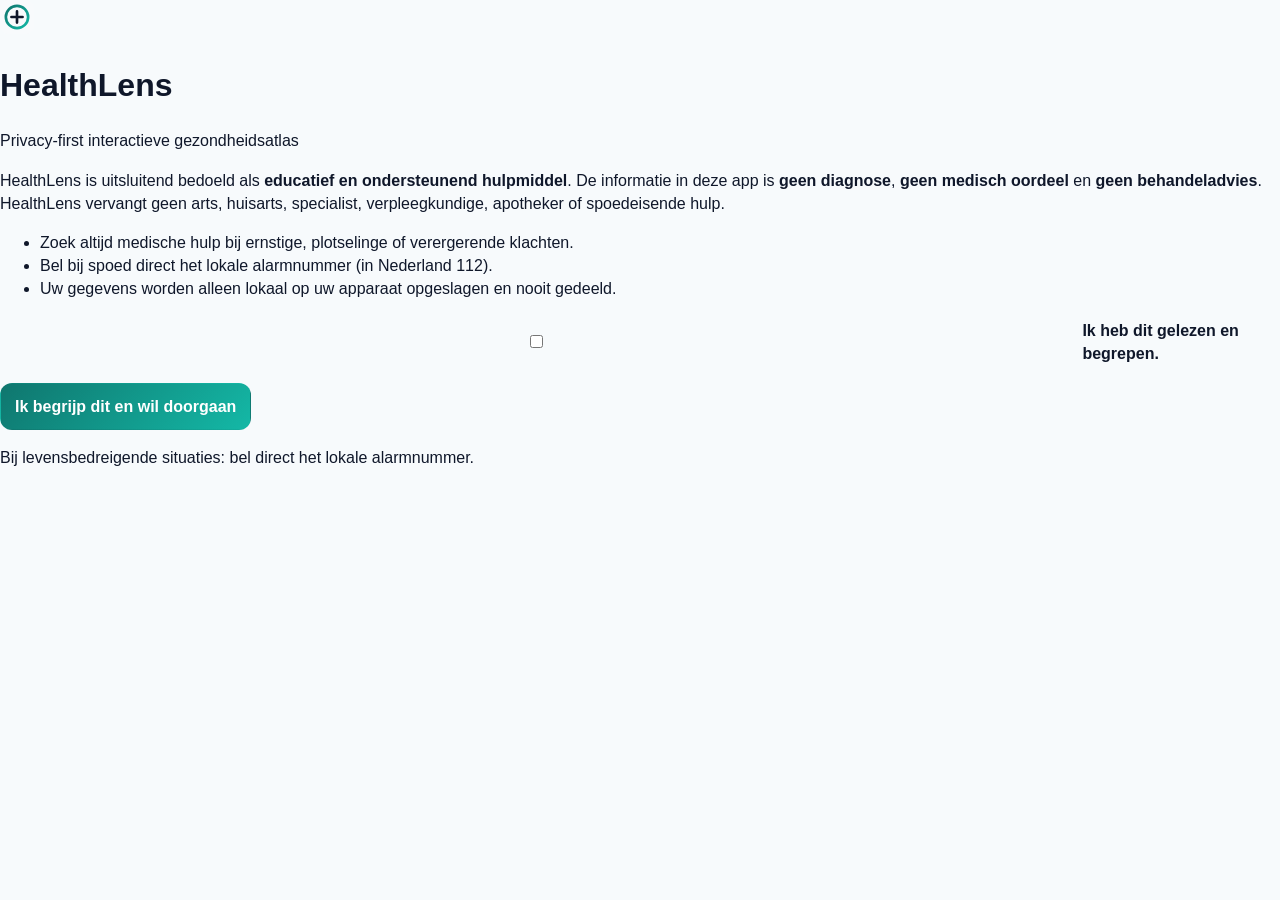
<file: index.html>
<!doctype html>
<html lang="nl" data-theme="light">
<head>
<meta charset="utf-8"/>
<meta name="viewport" content="width=device-width,initial-scale=1,viewport-fit=cover"/>
<meta name="theme-color" content="#0f766e"/>
<title>HealthLens</title>
<link rel="icon" type="image/svg+xml" href="favicon.svg"/>
<link rel="manifest" href="manifest.webmanifest"/>
<link rel="stylesheet" href="styles.css"/>
</head>
<body>

<!-- ============ Disclaimer gate ============ -->
<div id="disclaimer" class="modal" role="dialog" aria-modal="true" aria-labelledby="dTitle">
  <div class="modal-card">
    <div class="brand large">
      <img src="favicon.svg" alt="" class="logo"/>
      <div>
        <h1 id="dTitle">HealthLens</h1>
        <p class="tagline" data-i18n="app_tagline">Privacy-first interactieve gezondheidsatlas</p>
      </div>
    </div>
    <p class="lead" data-i18n="disclaimer_lead">
      HealthLens is uitsluitend bedoeld als <strong>educatief en ondersteunend hulpmiddel</strong>.
      De informatie in deze app is <strong>geen diagnose</strong>, <strong>geen medisch oordeel</strong> en
      <strong>geen behandeladvies</strong>. HealthLens vervangt geen arts, huisarts, specialist, verpleegkundige,
      apotheker of spoedeisende hulp.
    </p>
    <ul class="disclaimer-list">
      <li data-i18n="disclaimer_1">Zoek altijd medische hulp bij ernstige, plotselinge of verergerende klachten.</li>
      <li data-i18n="disclaimer_2">Bel bij spoed direct het lokale alarmnummer (in Nederland 112).</li>
      <li data-i18n="disclaimer_3">Uw gegevens worden alleen lokaal op uw apparaat opgeslagen en nooit gedeeld.</li>
    </ul>
    <label class="check">
      <input type="checkbox" id="ackChk"/>
      <span data-i18n="ack_text">Ik heb dit gelezen en begrepen.</span>
    </label>
    <button id="acceptDisclaimer" class="btn primary" disabled data-i18n="accept_btn">
      Ik begrijp dit en wil doorgaan
    </button>
    <p class="fineprint" data-i18n="fineprint">
      Bij levensbedreigende situaties: bel direct het lokale alarmnummer.
    </p>
  </div>
</div>

<!-- ============ App shell ============ -->
<div id="app" hidden>
  <header class="topbar">
    <div class="brand">
      <img src="favicon.svg" alt="" class="logo"/>
      <span>HealthLens</span>
    </div>
    <nav class="tabs" role="tablist" aria-label="Hoofdnavigatie">
      <button class="tab active" data-tab="atlas"     data-i18n="tab_atlas">Atlas</button>
      <button class="tab"        data-tab="klachten"  data-i18n="tab_complaints">Klachten</button>
      <button class="tab"        data-tab="ar"        data-i18n="tab_ar">AR-scan</button>
      <button class="tab"        data-tab="educatief" data-i18n="tab_educ">Educatief</button>
      <button class="tab"        data-tab="profiel"   data-i18n="tab_profile">Profiel</button>
      <button class="tab"        data-tab="privacy"   data-i18n="tab_privacy">Privacy</button>
    </nav>
    <div class="toolbar">
      <button id="themeToggle" class="icon-btn" title="Thema" aria-label="Thema wisselen">
        <svg width="18" height="18" viewBox="0 0 24 24" fill="none" stroke="currentColor" stroke-width="2">
          <path d="M21 12.8A9 9 0 1 1 11.2 3a7 7 0 0 0 9.8 9.8z"/>
        </svg>
      </button>
      <select id="language" aria-label="Taal">
        <option value="nl">Nederlands</option><option value="en">English</option>
        <option value="de">Deutsch</option><option value="fr">Français</option>
        <option value="es">Español</option><option value="pt">Português</option>
        <option value="it">Italiano</option><option value="pl">Polski</option>
        <option value="tr">Türkçe</option><option value="ar">العربية</option>
        <option value="hi">हिन्दी</option><option value="bn">বাংলা</option>
        <option value="ur">اردو</option><option value="zh">中文</option>
        <option value="ja">日本語</option><option value="ko">한국어</option>
        <option value="ru">Русский</option><option value="id">Bahasa Indonesia</option>
        <option value="vi">Tiếng Việt</option><option value="th">ไทย</option>
        <option value="sw">Kiswahili</option>
      </select>
    </div>
  </header>

  <main class="main">

    <!-- =========== ATLAS =========== -->
    <section id="panel-atlas" class="panel active">
      <aside class="layers card">
        <h3 data-i18n="layers">Lagen</h3>
        <ul id="layerList">
          <li><button class="layer-btn active" data-layer="lichaam"  data-i18n="layer_body">Lichaam</button></li>
          <li><button class="layer-btn" data-layer="organen"        data-i18n="layer_organs">Organen</button></li>
          <li><button class="layer-btn" data-layer="bloedbaan"      data-i18n="layer_circ">Bloedbaan</button></li>
          <li><button class="layer-btn" data-layer="zenuw"          data-i18n="layer_nerve">Zenuwstelsel</button></li>
          <li><button class="layer-btn" data-layer="lymfe"          data-i18n="layer_lymph">Lymfestelsel</button></li>
          <li><button class="layer-btn" data-layer="spier"          data-i18n="layer_muscle">Spierstelsel</button></li>
          <li><button class="layer-btn" data-layer="skelet"         data-i18n="layer_skel">Skelet</button></li>
          <li><button class="layer-btn" data-layer="adem"           data-i18n="layer_resp">Ademhaling</button></li>
          <li><button class="layer-btn" data-layer="spijs"          data-i18n="layer_dig">Spijsvertering</button></li>
          <li><button class="layer-btn" data-layer="urin"           data-i18n="layer_uri">Urinewegen</button></li>
          <li><button class="layer-btn" data-layer="endo"           data-i18n="layer_endo">Endocrien</button></li>
          <li><button class="layer-btn" data-layer="huid"           data-i18n="layer_skin">Huid</button></li>
        </ul>
        <div class="detail-level">
          <label data-i18n="detail_level">Detailniveau</label>
          <select id="detailLevel">
            <option value="simple"   data-i18n="dl_simple">Eenvoudig</option>
            <option value="standard" selected data-i18n="dl_std">Standaard</option>
            <option value="extended" data-i18n="dl_ext">Uitgebreid</option>
          </select>
        </div>
      </aside>

      <div class="atlas-stage card">
        <div class="view-controls">
          <button id="rotLeft" class="icon-btn" aria-label="Draai naar links" title="Draai links">◀</button>
          <div class="view-label"><span id="viewLabel" data-i18n="view_front">Voorkant</span></div>
          <button id="rotRight" class="icon-btn" aria-label="Draai naar rechts" title="Draai rechts">▶</button>
        </div>
        <div id="atlasCanvas" class="atlas-canvas">
          <!-- SVG gets injected here by app.js based on view/layer -->
        </div>
        <p class="hint muted" data-i18n="atlas_hint">Tik op een orgaan of regio voor details.</p>
      </div>

      <aside class="detail-panel card">
        <div class="detail-head">
          <h2 id="detail-title" data-i18n="select_structure">Selecteer een structuur</h2>
          <p id="detail-system" class="muted"></p>
        </div>
        <nav class="detail-tabs" role="tablist">
          <button class="dtab active" data-dtab="uitleg"     data-i18n="dtab_expl">Uitleg</button>
          <button class="dtab" data-dtab="klachten"          data-i18n="dtab_comp">Klachten</button>
          <button class="dtab" data-dtab="alarm"             data-i18n="dtab_red">Alarmsignalen</button>
          <button class="dtab" data-dtab="preventie"         data-i18n="dtab_prev">Preventie</button>
          <button class="dtab" data-dtab="eerstehulp"        data-i18n="dtab_first">Eerste hulp</button>
          <button class="dtab" data-dtab="oorzaken"          data-i18n="dtab_causes">Oorzaken</button>
          <button class="dtab" data-dtab="leren"             data-i18n="dtab_learn">Leren</button>
        </nav>
        <div id="detail-content" class="detail-content">
          <p class="muted" data-i18n="no_selection">Nog geen structuur geselecteerd.</p>
        </div>
        <p class="disclaimer-line" data-i18n="no_diagnosis_note">
          Informatief, geen diagnose. Neem bij twijfel contact op met een zorgverlener.
        </p>
      </aside>
    </section>

    <!-- =========== KLACHTEN =========== -->
    <section id="panel-klachten" class="panel">
      <div class="card">
        <h2 data-i18n="complaints_title">Klachtenverkenner</h2>
        <p class="muted" data-i18n="complaints_lead">
          Beschrijf uw klacht. Deze verkenner geeft een <strong>indicatieve</strong> inschatting, geen diagnose.
        </p>

        <label data-i18n="lbl_desc">Omschrijving</label>
        <textarea id="k_desc" rows="4" placeholder="Beschrijf uw klacht — locatie, duur, wat maakt het erger of beter..."></textarea>

        <div class="row">
          <div>
            <label><span data-i18n="lbl_pain">Pijnscore</span> <strong id="k_pain_val">0</strong>/10</label>
            <input type="range" id="k_pain" min="0" max="10" value="0" class="pain-slider"/>
          </div>
          <div>
            <label data-i18n="lbl_onset">Begin</label>
            <select id="k_onset">
              <option value="plots"   data-i18n="onset_sudden">Plotseling</option>
              <option value="uren"    data-i18n="onset_hours">Binnen uren</option>
              <option value="dagen"   data-i18n="onset_days">Dagen</option>
              <option value="weken"   data-i18n="onset_weeks">Weken</option>
              <option value="maanden" data-i18n="onset_months">Maanden</option>
            </select>
          </div>
          <div>
            <label data-i18n="lbl_course">Verloop</label>
            <select id="k_course">
              <option value="stabiel"   data-i18n="course_stable">Stabiel</option>
              <option value="erger"     data-i18n="course_worse">Wordt erger</option>
              <option value="beter"     data-i18n="course_better">Wordt beter</option>
              <option value="aanvallen" data-i18n="course_bouts">Komt in aanvallen</option>
            </select>
          </div>
          <div>
            <label data-i18n="lbl_impression">Algemene indruk</label>
            <select id="k_impression">
              <option value="ok"      data-i18n="imp_ok">Redelijk fit</option>
              <option value="matig"   data-i18n="imp_mid">Matig</option>
              <option value="ziek"    data-i18n="imp_ill">Voel me ziek</option>
              <option value="ernstig" data-i18n="imp_severe">Ernstig ziek</option>
            </select>
          </div>
        </div>

        <fieldset>
          <legend data-i18n="lbl_redflags">Alarmsignalen</legend>
          <div id="k_redflags" class="redflags"></div>
        </fieldset>

        <div class="row spread">
          <button id="k_analyze" class="btn primary" data-i18n="analyze">Analyseer</button>
          <button id="k_print" class="btn" data-i18n="print_save">Print / opslaan</button>
        </div>
        <div id="k_output" class="analysis-output" hidden></div>
      </div>
    </section>

    <!-- =========== AR SCAN =========== -->
    <section id="panel-ar" class="panel">
      <div class="card">
        <h2 data-i18n="ar_title">AR-scan (houdings-check)</h2>
        <p class="muted" data-i18n="ar_lead">
          Gebruik de camera om uw houding te bekijken. Alle verwerking gebeurt <strong>lokaal op uw apparaat</strong>.
          Er wordt niets geüpload. Dit is <strong>geen diagnose</strong>.
        </p>

        <div id="arConsent" class="consent-card">
          <h3 data-i18n="ar_consent_title">Toestemming vereist</h3>
          <p data-i18n="ar_consent_body">
            Om de AR-functie te gebruiken hebben we tijdelijk toegang nodig tot uw camera.
            Beelden verlaten uw apparaat niet.
          </p>
          <button id="arStart" class="btn primary" data-i18n="ar_start">Camera starten</button>
        </div>

        <div id="arStage" class="ar-stage" hidden>
          <div class="ar-view">
            <video id="arVideo" playsinline muted></video>
            <canvas id="arCanvas"></canvas>
          </div>
          <div class="ar-controls">
            <div class="segmented">
              <button class="seg active" data-arlayer="skeleton" data-i18n="ar_layer_skel">Skelet</button>
              <button class="seg" data-arlayer="muscle" data-i18n="ar_layer_musc">Spieren</button>
              <button class="seg" data-arlayer="organ"  data-i18n="ar_layer_org">Organen</button>
            </div>
            <div id="arBadges" class="badges"></div>
            <div class="row spread">
              <button id="arSnap" class="btn" data-i18n="ar_snap">Momentopname</button>
              <button id="arStop" class="btn danger" data-i18n="ar_stop">Camera stoppen</button>
            </div>
          </div>
        </div>
      </div>
    </section>

    <!-- =========== EDUCATIEF =========== -->
    <section id="panel-educatief" class="panel">
      <div class="card">
        <h2 data-i18n="educ_title">Educatief Centrum</h2>
        <p class="muted" data-i18n="educ_lead">Verdiepende modules over anatomie, preventie en herkenning van alarmsignalen.</p>
        <div class="cards" id="eduCards"></div>
      </div>
    </section>

    <!-- =========== PROFIEL =========== -->
    <section id="panel-profiel" class="panel">
      <div class="card">
        <h2 data-i18n="profile_title">Profiel</h2>
        <p class="muted" data-i18n="profile_lead">
          Uw gegevens worden alleen lokaal opgeslagen en gebruikt om de app te personaliseren.
        </p>
        <div class="row">
          <div><label data-i18n="p_age">Leeftijd</label><input type="number" id="p_age" min="0" max="120"/></div>
          <div><label data-i18n="p_sex">Geslacht</label>
            <select id="p_sex">
              <option value="">–</option>
              <option value="v" data-i18n="sex_f">Vrouw</option>
              <option value="m" data-i18n="sex_m">Man</option>
              <option value="x" data-i18n="sex_x">Anders</option>
              <option value="?" data-i18n="sex_np">Zeg ik liever niet</option>
            </select>
          </div>
          <div><label data-i18n="p_display">Atlasweergave</label>
            <select id="p_display">
              <option value="neutral" data-i18n="disp_neut">Neutraal</option>
              <option value="female"  data-i18n="disp_f">Vrouw</option>
              <option value="male"    data-i18n="disp_m">Man</option>
            </select>
          </div>
          <div><label data-i18n="p_bg">Achtergrond</label>
            <select id="p_bg">
              <option value="">–</option>
              <option value="eu">Europees</option>
              <option value="af">Afrikaans / Afro-Caribisch</option>
              <option value="me">Midden-Oosters / Noord-Afrikaans</option>
              <option value="sa">Zuid-Aziatisch</option>
              <option value="ea">Oost-Aziatisch</option>
              <option value="se">Zuidoost-Aziatisch</option>
              <option value="la">Latijns-Amerikaans</option>
              <option value="mx">Gemengd / anders</option>
              <option value="?">Zeg ik liever niet</option>
            </select>
          </div>
          <div><label data-i18n="p_type">Gebruikerstype</label>
            <select id="p_type">
              <option value="adult"  selected data-i18n="ut_adult">Volwassene</option>
              <option value="older"  data-i18n="ut_older">Oudere volwassene</option>
              <option value="teen"   data-i18n="ut_teen">Tiener</option>
              <option value="child"  data-i18n="ut_child">Kind</option>
            </select>
          </div>
          <div><label data-i18n="p_height">Lengte (cm)</label><input type="number" id="p_height"/></div>
          <div><label data-i18n="p_weight">Gewicht (kg)</label><input type="number" id="p_weight"/></div>
        </div>
        <label data-i18n="p_conditions">Bekende aandoeningen</label>
        <textarea id="p_conditions" rows="2"></textarea>
        <label data-i18n="p_meds">Medicatie</label>
        <textarea id="p_meds" rows="2"></textarea>
        <label data-i18n="p_allergies">Allergieën</label>
        <textarea id="p_allergies" rows="2"></textarea>
        <label data-i18n="p_family">Familiegeschiedenis</label>
        <textarea id="p_family" rows="2"></textarea>
        <div class="row spread">
          <button id="p_save"   class="btn primary" data-i18n="save">Opslaan</button>
          <button id="p_export" class="btn"         data-i18n="export">Exporteer JSON</button>
          <button id="p_clear"  class="btn danger"  data-i18n="clear">Wissen</button>
        </div>
        <p id="p_status" class="muted"></p>
      </div>
    </section>

    <!-- =========== PRIVACY =========== -->
    <section id="panel-privacy" class="panel">
      <div class="card">
        <h2 data-i18n="privacy_title">Privacy en gegevens</h2>
        <p data-i18n="privacy_lead">
          HealthLens werkt volledig lokaal in uw browser. Er is geen server, geen tracking en geen upload.
          U bepaalt volledig zelf wat u opslaat en wanneer u het weer verwijdert.
        </p>
        <ul class="privacy-list">
          <li data-i18n="priv_1">Alle instellingen en profielgegevens staan in <code>localStorage</code>.</li>
          <li data-i18n="priv_2">De AR-scan verwerkt beelden alleen in uw apparaat en slaat niets automatisch op.</li>
          <li data-i18n="priv_3">Momentopnames worden alleen gedownload als u daar zelf op klikt.</li>
          <li data-i18n="priv_4">Cookies worden niet gebruikt voor analytics of advertenties.</li>
        </ul>
        <h3 data-i18n="storage_use">Opslaggebruik</h3>
        <div id="storageUsage" class="storage-list"></div>
        <div class="row spread">
          <button id="privExport" class="btn primary" data-i18n="export_all">Exporteer alles</button>
          <button id="privWipe" class="btn danger" data-i18n="wipe_all">Alles wissen</button>
        </div>
      </div>
    </section>

  </main>

  <footer class="foot">
    <small>HealthLens · Educatief prototype · <span data-i18n="no_medical_advice">Geen medisch advies</span></small>
  </footer>
</div>

<!-- Modules -->
<script src="i18n.js"></script>
<script src="atlas-data.js"></script>
<script src="medical-db.js"></script>
<script src="privacy.js"></script>
<script src="app.js"></script>
</body>
</html>
</file>
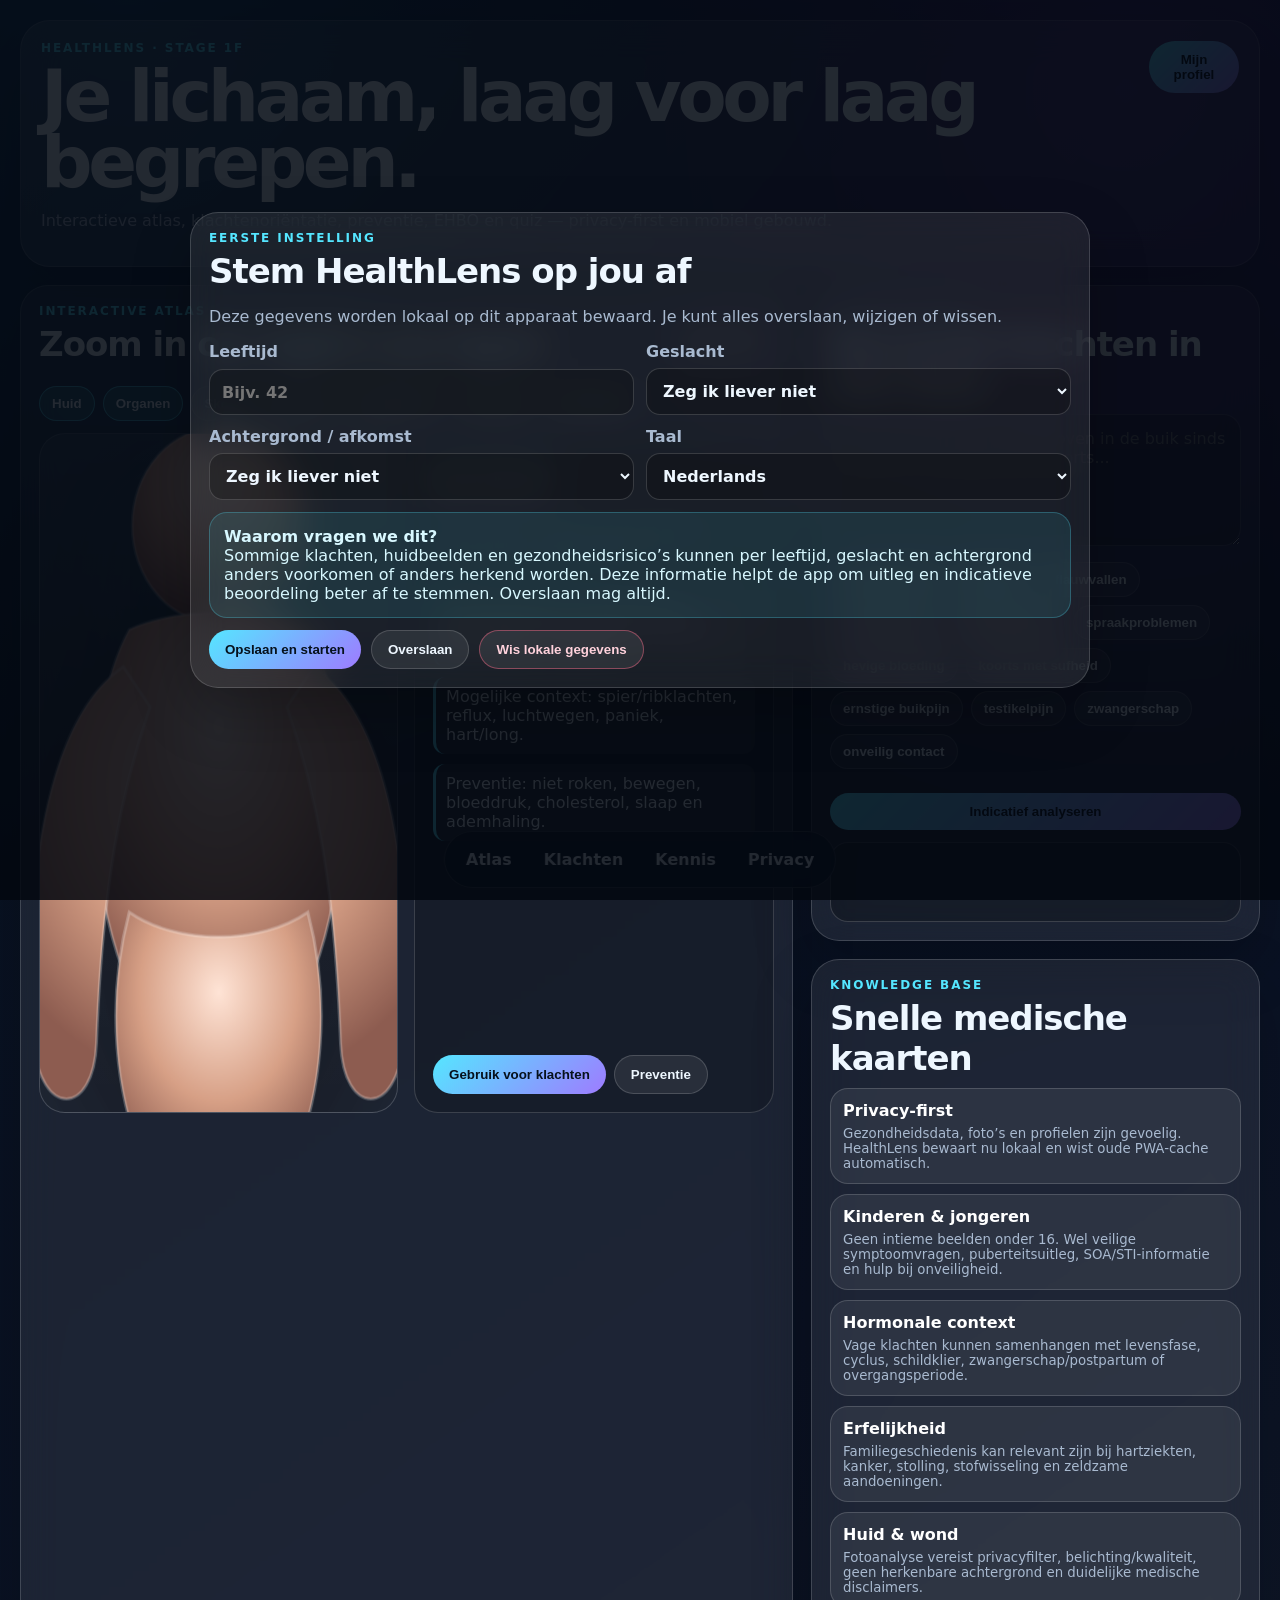
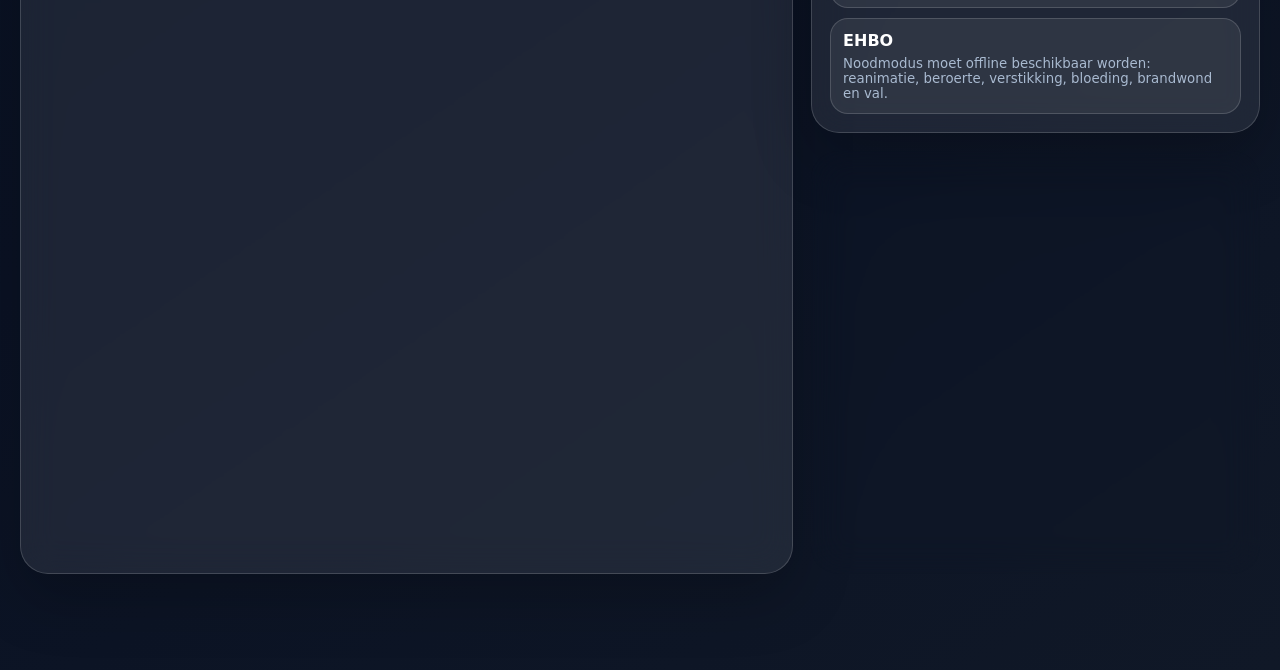
<file: stage1f.html>
<!doctype html>
<html lang="nl">
<head>
  <meta charset="utf-8" />
  <meta name="viewport" content="width=device-width,initial-scale=1,viewport-fit=cover" />
  <meta http-equiv="Cache-Control" content="no-store, no-cache, must-revalidate, proxy-revalidate" />
  <meta http-equiv="Pragma" content="no-cache" />
  <meta http-equiv="Expires" content="0" />
  <meta name="robots" content="noindex" />
  <title>HealthLens Stage 1F</title>
  <link rel="icon" href="favicon.svg?v=1f" type="image/svg+xml" />
  <link rel="stylesheet" href="styles-1f.css?v=1f-20260705" />
</head>
<body>
  <noscript>HealthLens heeft JavaScript nodig voor de interactieve atlas.</noscript>
  <div id="app" class="app-shell">
    <header class="topbar">
      <div>
        <div class="eyebrow">HealthLens · Stage 1F</div>
        <h1>Je lichaam, laag voor laag begrepen.</h1>
        <p>Interactieve atlas, klachtenoriëntatie, preventie, EHBO en quiz — privacy-first en mobiel gebouwd.</p>
      </div>
      <button id="openProfile" class="pill primary">Mijn profiel</button>
    </header>

    <section id="profileGate" class="profile-gate hidden">
      <div class="panel large">
        <div class="section-label">Eerste instelling</div>
        <h2>Stem HealthLens op jou af</h2>
        <p class="muted">Deze gegevens worden lokaal op dit apparaat bewaard. Je kunt alles overslaan, wijzigen of wissen.</p>
        <form id="profileForm" class="profile-grid">
          <label>Leeftijd
            <input id="age" type="number" min="0" max="120" placeholder="Bijv. 42" />
          </label>
          <label>Geslacht
            <select id="sex">
              <option value="prefer-not">Zeg ik liever niet</option>
              <option value="female">Vrouw</option>
              <option value="male">Man</option>
              <option value="other">Anders</option>
            </select>
          </label>
          <label>Achtergrond / afkomst
            <select id="background">
              <option value="prefer-not">Zeg ik liever niet</option>
              <option value="european">Europees / wit</option>
              <option value="african">Afrikaans / Afro-Caribisch / zwart</option>
              <option value="mena">Midden-Oosters / Noord-Afrikaans</option>
              <option value="south-asian">Zuid-Aziatisch</option>
              <option value="east-asian">Oost-Aziatisch</option>
              <option value="se-asian">Zuidoost-Aziatisch</option>
              <option value="latin">Latijns-Amerikaans / gemengd</option>
              <option value="other">Anders / gemengd</option>
            </select>
          </label>
          <label>Taal
            <select id="language">
              <option value="nl">Nederlands</option>
              <option value="en">English</option>
              <option value="es">Español</option>
              <option value="de">Deutsch</option>
              <option value="fr">Français</option>
            </select>
          </label>
          <div class="explain span2">
            <strong>Waarom vragen we dit?</strong><br />
            Sommige klachten, huidbeelden en gezondheidsrisico’s kunnen per leeftijd, geslacht en achtergrond anders voorkomen of anders herkend worden. Deze informatie helpt de app om uitleg en indicatieve beoordeling beter af te stemmen. Overslaan mag altijd.
          </div>
          <div class="actions span2">
            <button class="pill primary" type="submit">Opslaan en starten</button>
            <button class="pill" type="button" id="skipProfile">Overslaan</button>
            <button class="pill danger" type="button" id="wipeProfile">Wis lokale gegevens</button>
          </div>
        </form>
      </div>
    </section>

    <main class="main-grid">
      <section class="panel atlas-panel" id="atlas">
        <div class="panel-head">
          <div>
            <div class="section-label">Interactive Atlas</div>
            <h2>Zoom in op regio’s en lagen</h2>
          </div>
          <button id="resetZoom" class="pill">Reset view</button>
        </div>
        <div class="layer-strip" id="layerStrip"></div>
        <div class="atlas-stage">
          <div class="body-wrap" id="bodyWrap">
            <svg id="bodySvg" viewBox="0 0 420 760" role="img" aria-label="Interactieve lichaamsatlas">
              <defs>
                <radialGradient id="skin" cx="50%" cy="28%" r="70%"><stop offset="0" stop-color="#ffe4d6"/><stop offset="0.55" stop-color="#d7a086"/><stop offset="1" stop-color="#8d5c50"/></radialGradient>
                <linearGradient id="glass" x1="0" x2="1"><stop offset="0" stop-color="#67e8f9" stop-opacity=".35"/><stop offset="1" stop-color="#a78bfa" stop-opacity=".32"/></linearGradient>
                <filter id="glow"><feGaussianBlur stdDeviation="4" result="b"/><feMerge><feMergeNode in="b"/><feMergeNode in="SourceGraphic"/></feMerge></filter>
              </defs>
              <g id="skinLayer" class="layer on">
                <ellipse class="body-skin zone" data-zone="head" cx="210" cy="90" rx="58" ry="66"/>
                <path class="body-skin zone" data-zone="chest" d="M150,160 C122,210 118,315 146,390 C170,432 250,432 274,390 C302,315 298,210 270,160 C238,145 182,145 150,160Z"/>
                <path class="body-skin zone" data-zone="abdomen" d="M150,350 C134,410 140,475 162,522 C184,548 236,548 258,522 C280,475 286,410 270,350 C238,372 182,372 150,350Z"/>
                <path class="body-skin zone" data-zone="pelvis" d="M162,505 C148,550 156,596 185,618 C200,628 220,628 235,618 C264,596 272,550 258,505Z"/>
                <path class="body-skin zone" data-zone="arms" d="M146,185 C94,220 78,333 86,438 C90,488 126,488 128,438 C132,332 144,270 164,212Z M274,185 C326,220 342,333 334,438 C330,488 294,488 292,438 C288,332 276,270 256,212Z"/>
                <path class="body-skin zone" data-zone="legs" d="M178,606 C158,658 154,722 176,744 C200,740 202,650 205,616Z M242,606 C262,658 266,722 244,744 C220,740 218,650 215,616Z"/>
              </g>
              <g id="organLayer" class="layer">
                <ellipse class="organ zone" data-zone="lungs" cx="182" cy="260" rx="42" ry="78"/><ellipse class="organ zone" data-zone="lungs" cx="238" cy="260" rx="42" ry="78"/>
                <path class="organ heart zone" data-zone="heart" d="M210,270 C185,240 145,262 160,300 C172,330 210,350 210,350 C210,350 248,330 260,300 C275,262 235,240 210,270Z"/>
                <path class="organ liver zone" data-zone="liver" d="M145,382 C177,348 244,348 278,382 C265,418 195,424 146,405Z"/>
                <ellipse class="organ zone" data-zone="gut" cx="210" cy="474" rx="70" ry="55"/>
                <ellipse class="organ kidney zone" data-zone="kidney" cx="165" cy="438" rx="18" ry="32"/><ellipse class="organ kidney zone" data-zone="kidney" cx="255" cy="438" rx="18" ry="32"/>
              </g>
              <g id="boneLayer" class="layer">
                <path class="bone" d="M210,146 L210,610 M164,190 L256,190 M152,250 L268,250 M172,330 L248,330"/>
                <circle class="bone" cx="210" cy="88" r="50"/><path class="bone" d="M180,618 L176,735 M240,618 L244,735 M128,220 L96,462 M292,220 L324,462"/>
              </g>
              <g id="muscleLayer" class="layer">
                <path class="muscle" d="M155,170 C120,240 130,380 176,420 C190,335 188,230 155,170Z"/><path class="muscle" d="M265,170 C300,240 290,380 244,420 C230,335 232,230 265,170Z"/>
                <path class="muscle" d="M170,520 C190,575 192,665 176,738 M250,520 C230,575 228,665 244,738"/>
              </g>
              <g id="vesselLayer" class="layer">
                <path class="vessel" d="M210,150 C206,220 214,270 210,350 C206,440 210,530 210,612"/>
                <path class="vessel" d="M210,250 C160,270 120,340 100,450 M210,250 C260,270 300,340 320,450 M210,575 C178,625 170,690 178,742 M210,575 C242,625 250,690 242,742"/>
              </g>
              <g id="nerveLayer" class="layer">
                <path class="nerve" d="M210,125 L210,610 M210,230 C155,270 135,350 125,455 M210,230 C265,270 285,350 295,455 M210,600 C192,655 190,705 176,745 M210,600 C228,655 230,705 244,745"/>
              </g>
              <g id="hormoneLayer" class="layer">
                <circle class="hormone zone" data-zone="thyroid" cx="210" cy="166" r="18"/><circle class="hormone zone" data-zone="pancreas" cx="220" cy="395" r="18"/><circle class="hormone zone" data-zone="adrenal" cx="165" cy="405" r="11"/><circle class="hormone zone" data-zone="adrenal" cx="255" cy="405" r="11"/>
              </g>
              <g id="labels"></g>
            </svg>
          </div>
          <aside class="info-card" id="infoCard">
            <div class="section-label">Geselecteerd</div>
            <h3 id="infoTitle">Tik op een regio of orgaan</h3>
            <p id="infoSummary">Je kunt inzoomen op het lichaam, lagen wisselen en direct klachten, alarmsignalen en preventie bekijken.</p>
            <div id="infoDetails" class="detail-list"></div>
            <div class="quick-actions">
              <button class="pill primary" id="useForSymptoms">Gebruik voor klachten</button>
              <button class="pill" id="openPrevention">Preventie</button>
            </div>
          </aside>
        </div>
      </section>

      <section class="panel compact" id="symptoms">
        <div class="section-label">Symptom Guide</div>
        <h2>Beschrijf klachten in één flow</h2>
        <textarea id="symptomText" placeholder="Bijv. stekende pijn rechtsboven in de buik sinds gisteren, misselijk, geen koorts..."></textarea>
        <div class="chips" id="redFlags"></div>
        <button class="pill primary wide" id="analyzeBtn">Indicatief analyseren</button>
        <div id="result" class="result-box"></div>
      </section>

      <section class="panel compact" id="knowledge">
        <div class="section-label">Knowledge Base</div>
        <h2>Snelle medische kaarten</h2>
        <div id="knowledgeCards" class="card-list"></div>
      </section>

      <section class="panel compact" id="privacy">
        <div class="section-label">Privacy Shield</div>
        <h2>Veilig vanaf ontwerp</h2>
        <div class="rule-grid">
          <div><strong>Onder 16</strong><span>Geen intieme foto’s/scans; tekstuele klachtenflow blijft beschikbaar.</span></div>
          <div><strong>Volwassenen</strong><span>Gevoelige beelden alleen met expliciete toestemming en lokale verwerking.</span></div>
          <div><strong>Data</strong><span>Profiel lokaal opgeslagen; wissen kan altijd.</span></div>
        </div>
        <button class="pill danger" id="clearEverything">Wis alle lokale HealthLens-data</button>
      </section>
    </main>

    <nav class="bottom-nav">
      <a href="#atlas">Atlas</a><a href="#symptoms">Klachten</a><a href="#knowledge">Kennis</a><a href="#privacy">Privacy</a>
    </nav>
  </div>
  <script src="app-1f.js?v=1f-20260705" defer></script>
</body>
</html>
</file>
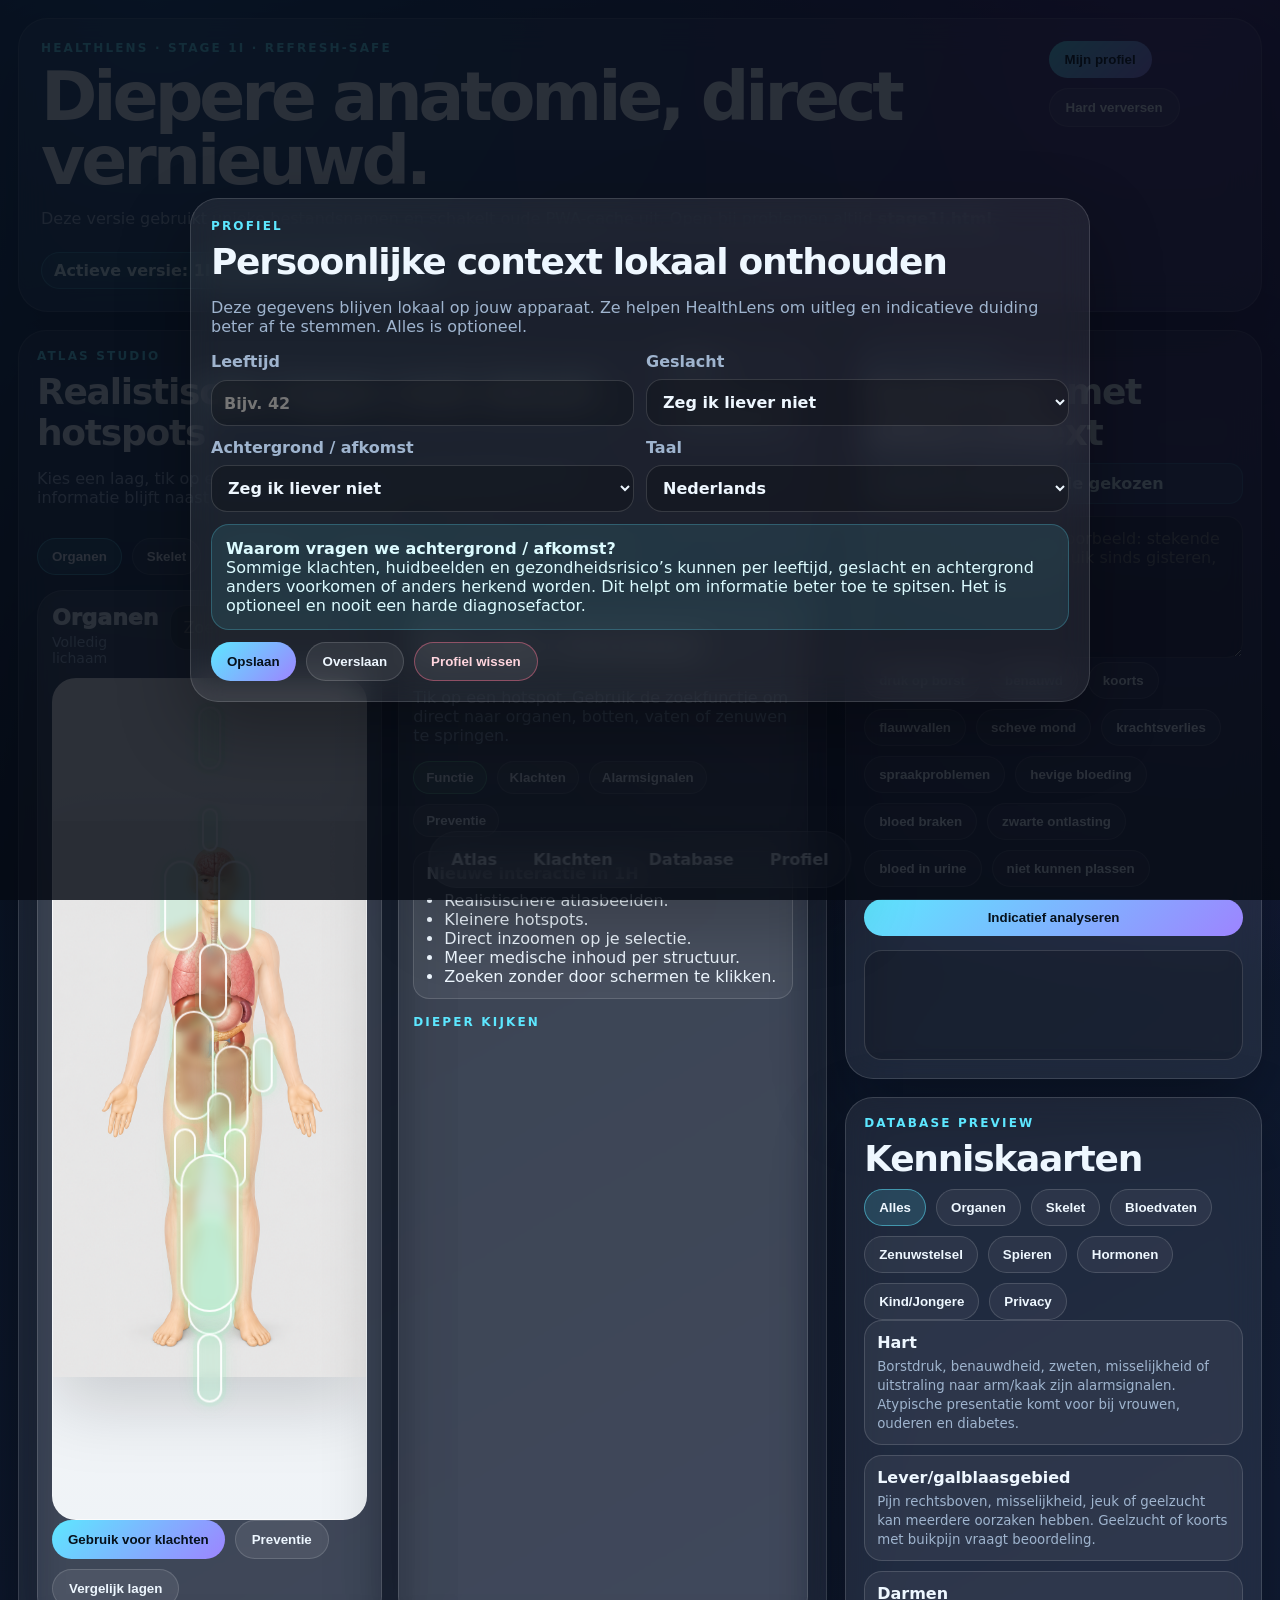
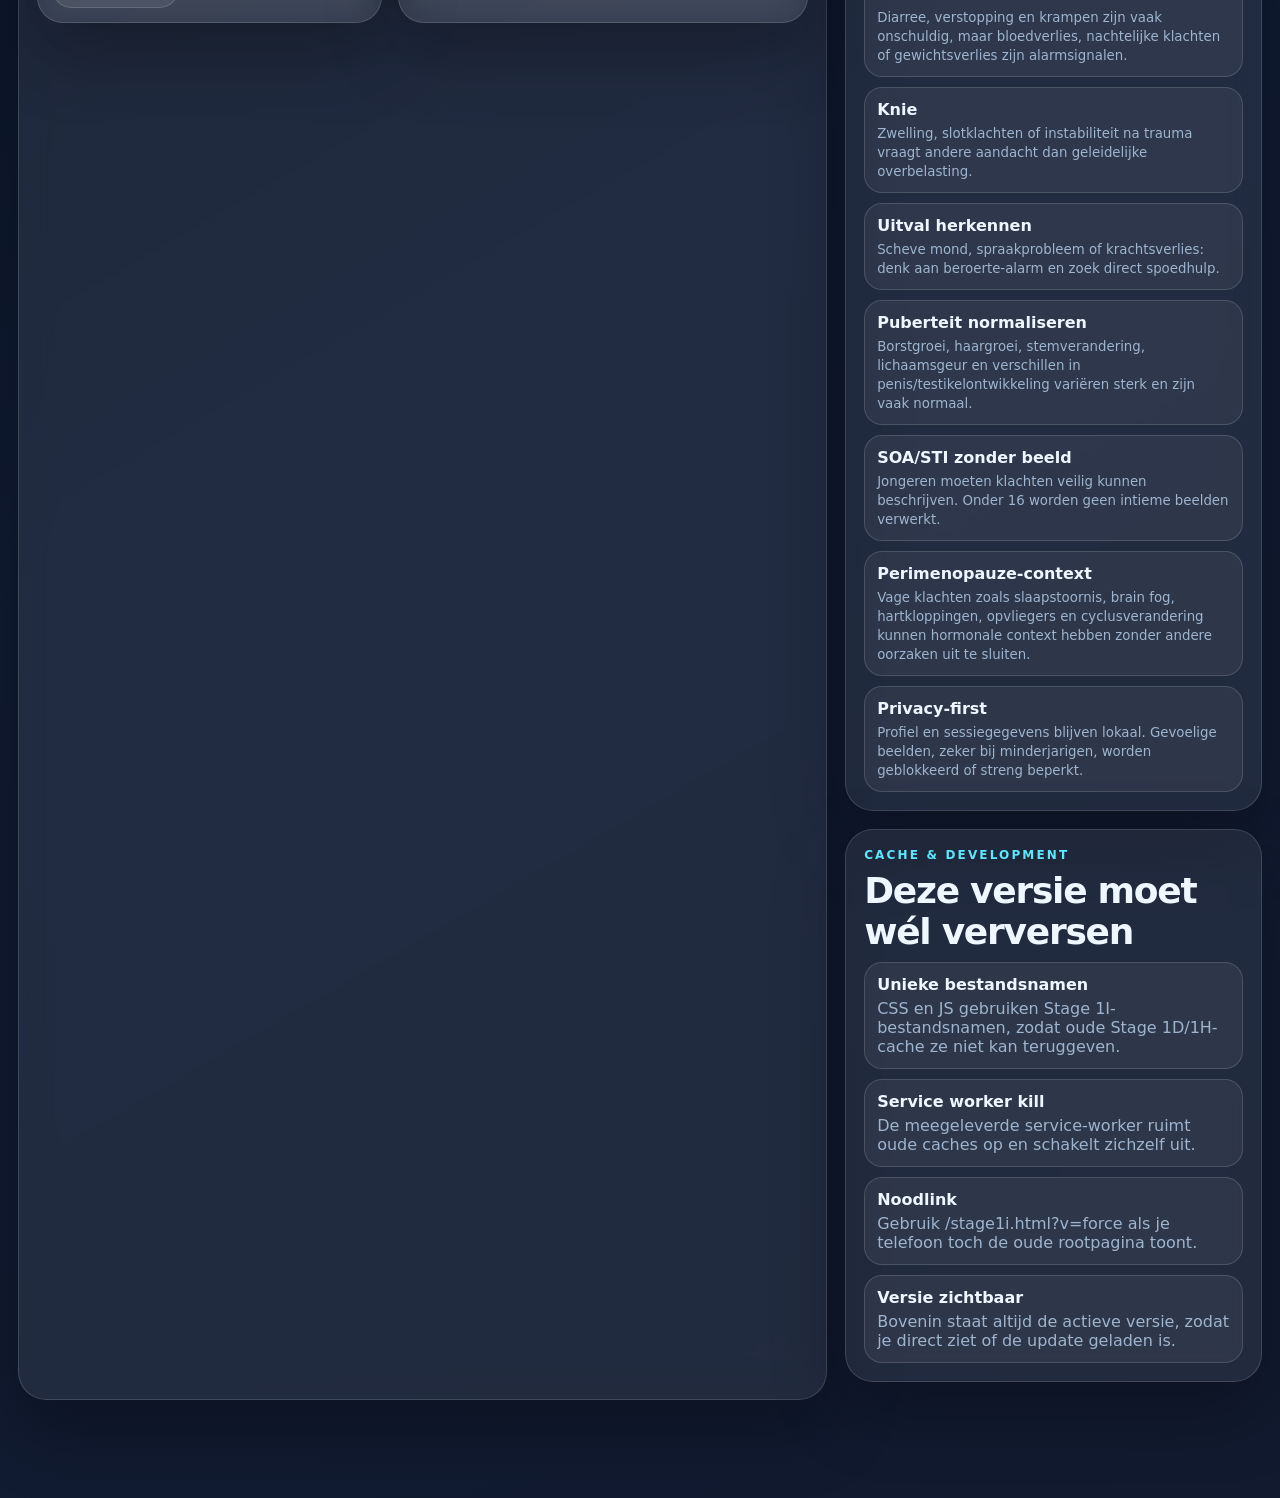
<file: stage1i.html>
<!doctype html>
<html lang="nl">
<head>
  <meta charset="utf-8" />
  <meta name="viewport" content="width=device-width, initial-scale=1, viewport-fit=cover" />
  <meta http-equiv="Cache-Control" content="no-store, no-cache, must-revalidate, max-age=0" />
  <meta http-equiv="Pragma" content="no-cache" />
  <meta http-equiv="Expires" content="-1" />
  <title>HealthLens Stage 1I</title>
  <link rel="icon" href="favicon.svg?v=1I-refresh-safe-20260705" type="image/svg+xml" />
  <link rel="stylesheet" href="styles-1i-20260705.css?v=1I-refresh-safe-20260705" />
</head>
<body data-version="1I-refresh-safe-20260705">
  <div class="app-shell">
    <header class="topbar glass">
      <div>
        <div class="eyebrow">HealthLens · Stage 1I · Refresh-safe</div>
        <h1>Diepere anatomie, direct vernieuwd.</h1>
        <p>Deze versie gebruikt unieke bestandsnamen en schakelt oude PWA-cache uit. Open bij problemen altijd <strong>stage1i.html</strong>.</p>
        <div class="version-pill">Actieve versie: 1I-refresh-safe-20260705</div>
      </div>
      <div class="top-actions">
        <button class="pill primary" id="profileBtn">Mijn profiel</button>
        <button class="pill" id="hardRefreshBtn">Hard verversen</button>
      </div>
    </header>

    <section id="profileGate" class="profile-gate hidden">
      <div class="panel profile-panel">
        <div class="section-label">Profiel</div>
        <h2>Persoonlijke context lokaal onthouden</h2>
        <p class="muted">Deze gegevens blijven lokaal op jouw apparaat. Ze helpen HealthLens om uitleg en indicatieve duiding beter af te stemmen. Alles is optioneel.</p>
        <form id="profileForm" class="profile-grid">
          <label>Leeftijd
            <input id="age" type="number" min="0" max="120" placeholder="Bijv. 42" />
          </label>
          <label>Geslacht
            <select id="sex">
              <option value="prefer-not">Zeg ik liever niet</option>
              <option value="female">Vrouw</option>
              <option value="male">Man</option>
              <option value="other">Anders</option>
            </select>
          </label>
          <label>Achtergrond / afkomst
            <select id="background">
              <option value="prefer-not">Zeg ik liever niet</option>
              <option value="european">Europees / wit</option>
              <option value="african">Afrikaans / Afro-Caribisch / zwart</option>
              <option value="mena">Midden-Oosters / Noord-Afrikaans</option>
              <option value="south-asian">Zuid-Aziatisch</option>
              <option value="east-asian">Oost-Aziatisch</option>
              <option value="se-asian">Zuidoost-Aziatisch</option>
              <option value="latin">Latijns-Amerikaans / gemengd</option>
              <option value="other">Anders / gemengd</option>
            </select>
          </label>
          <label>Taal
            <select id="language">
              <option value="nl">Nederlands</option>
              <option value="en">English</option>
              <option value="de">Deutsch</option>
              <option value="fr">Français</option>
              <option value="es">Español</option>
            </select>
          </label>
          <div class="callout span2">
            <strong>Waarom vragen we achtergrond / afkomst?</strong><br/>
            Sommige klachten, huidbeelden en gezondheidsrisico’s kunnen per leeftijd, geslacht en achtergrond anders voorkomen of anders herkend worden. Dit helpt om informatie beter toe te spitsen. Het is optioneel en nooit een harde diagnosefactor.
          </div>
          <div class="span2 actions-row">
            <button class="pill primary" type="submit">Opslaan</button>
            <button class="pill" id="skipProfile" type="button">Overslaan</button>
            <button class="pill danger" id="wipeProfile" type="button">Profiel wissen</button>
          </div>
        </form>
      </div>
    </section>

    <main class="main-grid">
      <section class="panel atlas-panel" id="atlas">
        <div class="panel-head">
          <div>
            <div class="section-label">Atlas Studio</div>
            <h2>Realistische lagen met detail-hotspots</h2>
            <p class="muted">Kies een laag, tik op een specifieke structuur en zoom direct in. De informatie blijft naast het lichaam zichtbaar.</p>
          </div>
          <div class="panel-head-actions">
            <button class="pill" id="resetBtn">Reset</button>
            <button class="pill" id="deepBtn">Detailmodus aan</button>
          </div>
        </div>

        <div class="layer-tabs" id="layerTabs"></div>

        <div class="atlas-layout">
          <div class="atlas-card glass">
            <div class="atlas-toolbar">
              <div>
                <div id="layerTitle" class="atlas-layer-title">Organen</div>
                <div id="selectedBreadcrumb" class="atlas-breadcrumb">Volledig lichaam</div>
              </div>
              <div class="search-box">
                <input id="atlasSearch" placeholder="Zoek orgaan, bot, zenuw..." />
                <div id="searchResults" class="search-results hidden"></div>
              </div>
            </div>
            <div class="atlas-viewport">
              <div id="atlasCanvas" class="atlas-canvas"></div>
            </div>
            <div class="atlas-footer">
              <button class="pill primary" id="symptomFromAtlas">Gebruik voor klachten</button>
              <button class="pill" id="preventionFromAtlas">Preventie</button>
              <button class="pill" id="compareLayersBtn">Vergelijk lagen</button>
            </div>
          </div>

          <aside class="info-panel glass">
            <div class="section-label">Detailkaart</div>
            <h3 id="detailTitle">Kies een structuur</h3>
            <p id="detailSubtitle" class="muted">Tik op een hotspot of gebruik zoeken. Geen eindeloze schermen; alles blijft in één flow.</p>
            <div id="detailTabs" class="detail-tabs"></div>
            <div id="detailBody" class="detail-body"></div>
            <div class="substructure-box">
              <div class="section-label">Dieper kijken</div>
              <div id="substructures" class="substructure-list"></div>
            </div>
          </aside>
        </div>
      </section>

      <section class="panel" id="symptoms">
        <div class="section-label">Klachtenflow</div>
        <h2>Analyseer met atlascontext</h2>
        <div id="activeSelectionChip" class="selected-chip">Nog geen atlasselectie gekozen</div>
        <textarea id="symptomText" placeholder="Omschrijf je klacht, bijvoorbeeld: stekende pijn rechtsboven in de buik sinds gisteren, misselijk, geen koorts..."></textarea>
        <div id="redFlags" class="chips"></div>
        <button id="analyzeBtn" class="pill primary wide">Indicatief analyseren</button>
        <div id="analysisResult" class="result-box"></div>
      </section>

      <section class="panel" id="knowledge">
        <div class="section-label">Database preview</div>
        <h2>Kenniskaarten</h2>
        <div id="knowledgeFilters" class="chips"></div>
        <div id="knowledgeCards" class="card-list"></div>
      </section>

      <section class="panel">
        <div class="section-label">Cache & development</div>
        <h2>Deze versie moet wél verversen</h2>
        <div class="rule-grid">
          <div><strong>Unieke bestandsnamen</strong><span>CSS en JS gebruiken Stage 1I-bestandsnamen, zodat oude Stage 1D/1H-cache ze niet kan teruggeven.</span></div>
          <div><strong>Service worker kill</strong><span>De meegeleverde service-worker ruimt oude caches op en schakelt zichzelf uit.</span></div>
          <div><strong>Noodlink</strong><span>Gebruik /stage1i.html?v=force als je telefoon toch de oude rootpagina toont.</span></div>
          <div><strong>Versie zichtbaar</strong><span>Bovenin staat altijd de actieve versie, zodat je direct ziet of de update geladen is.</span></div>
        </div>
      </section>
    </main>

    <nav class="bottom-nav glass">
      <a href="#atlas">Atlas</a>
      <a href="#symptoms">Klachten</a>
      <a href="#knowledge">Database</a>
      <a href="#" id="bottomProfileBtn">Profiel</a>
    </nav>
  </div>

  <script>
    window.HEALTHLENS_VERSION = "1I-refresh-safe-20260705";
  </script>
  <script src="app-1i-20260705.js?v=1I-refresh-safe-20260705"></script>
</body>
</html>
</file>
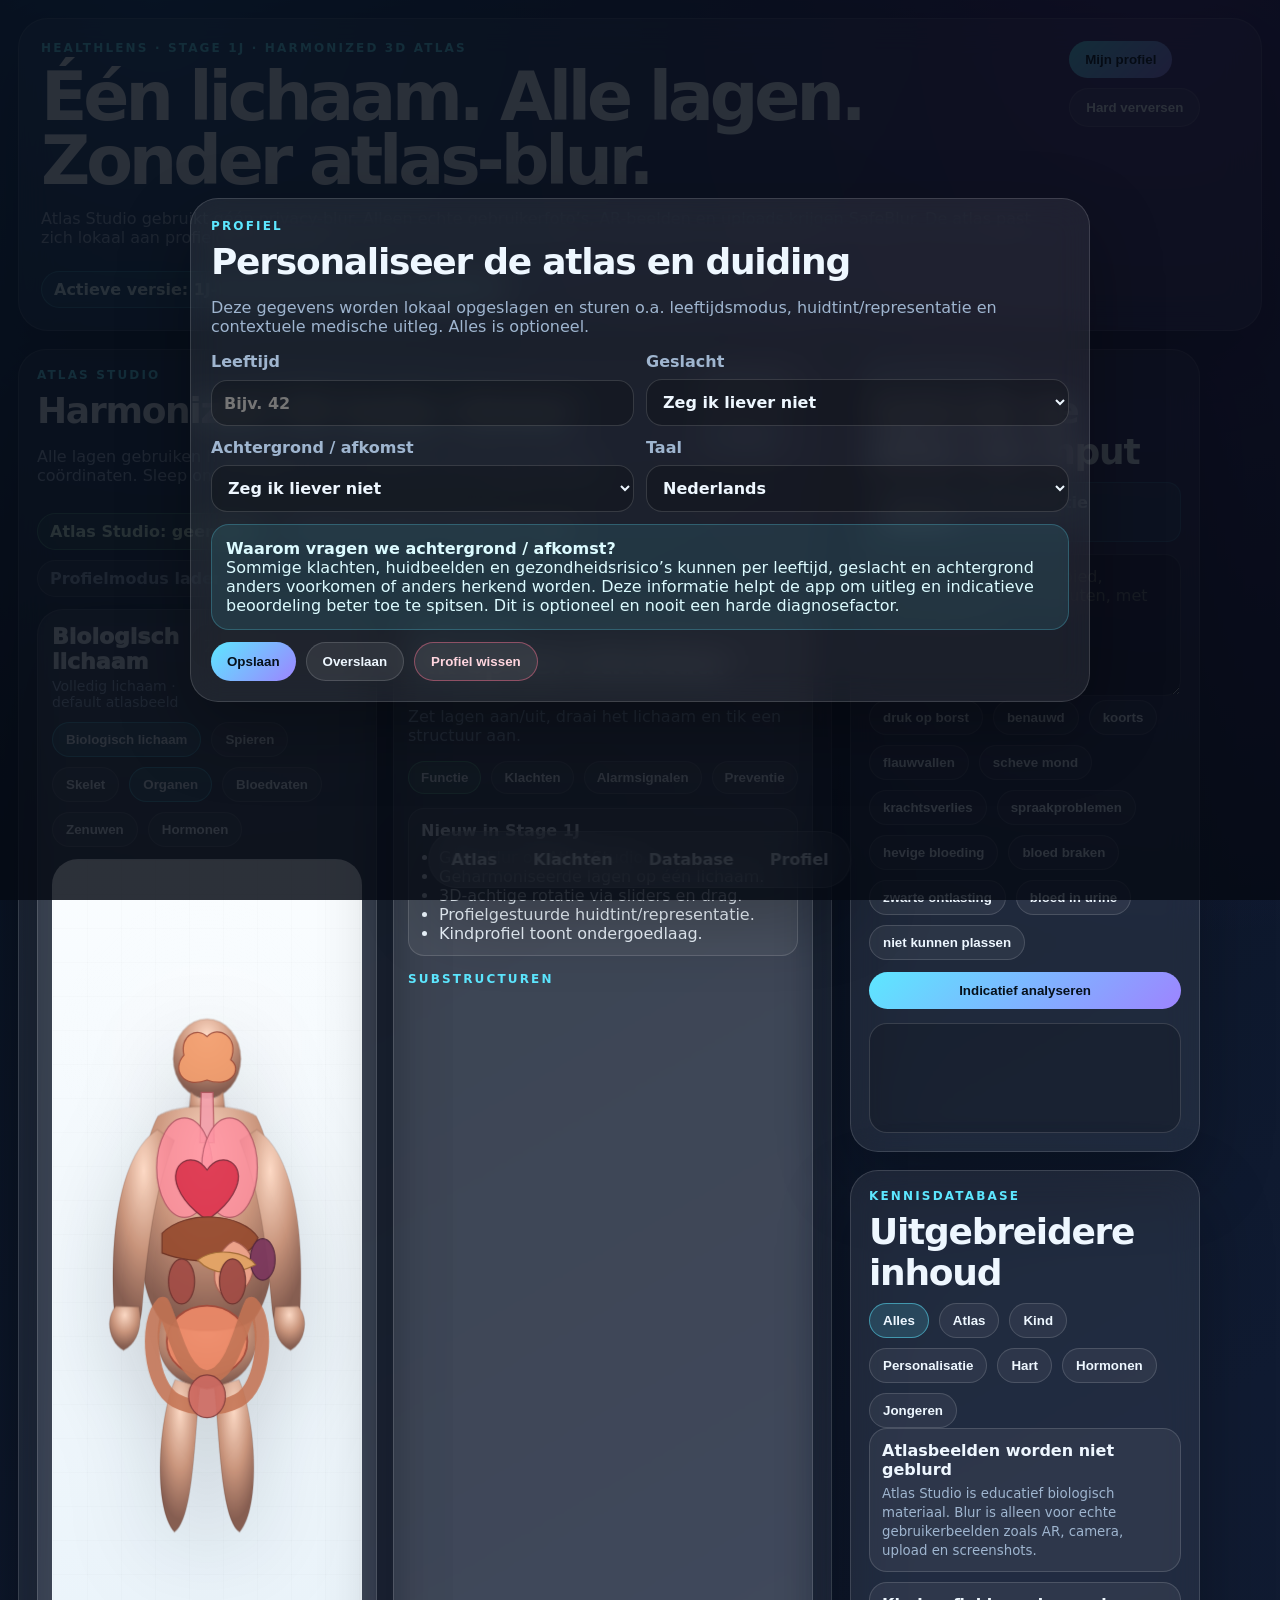
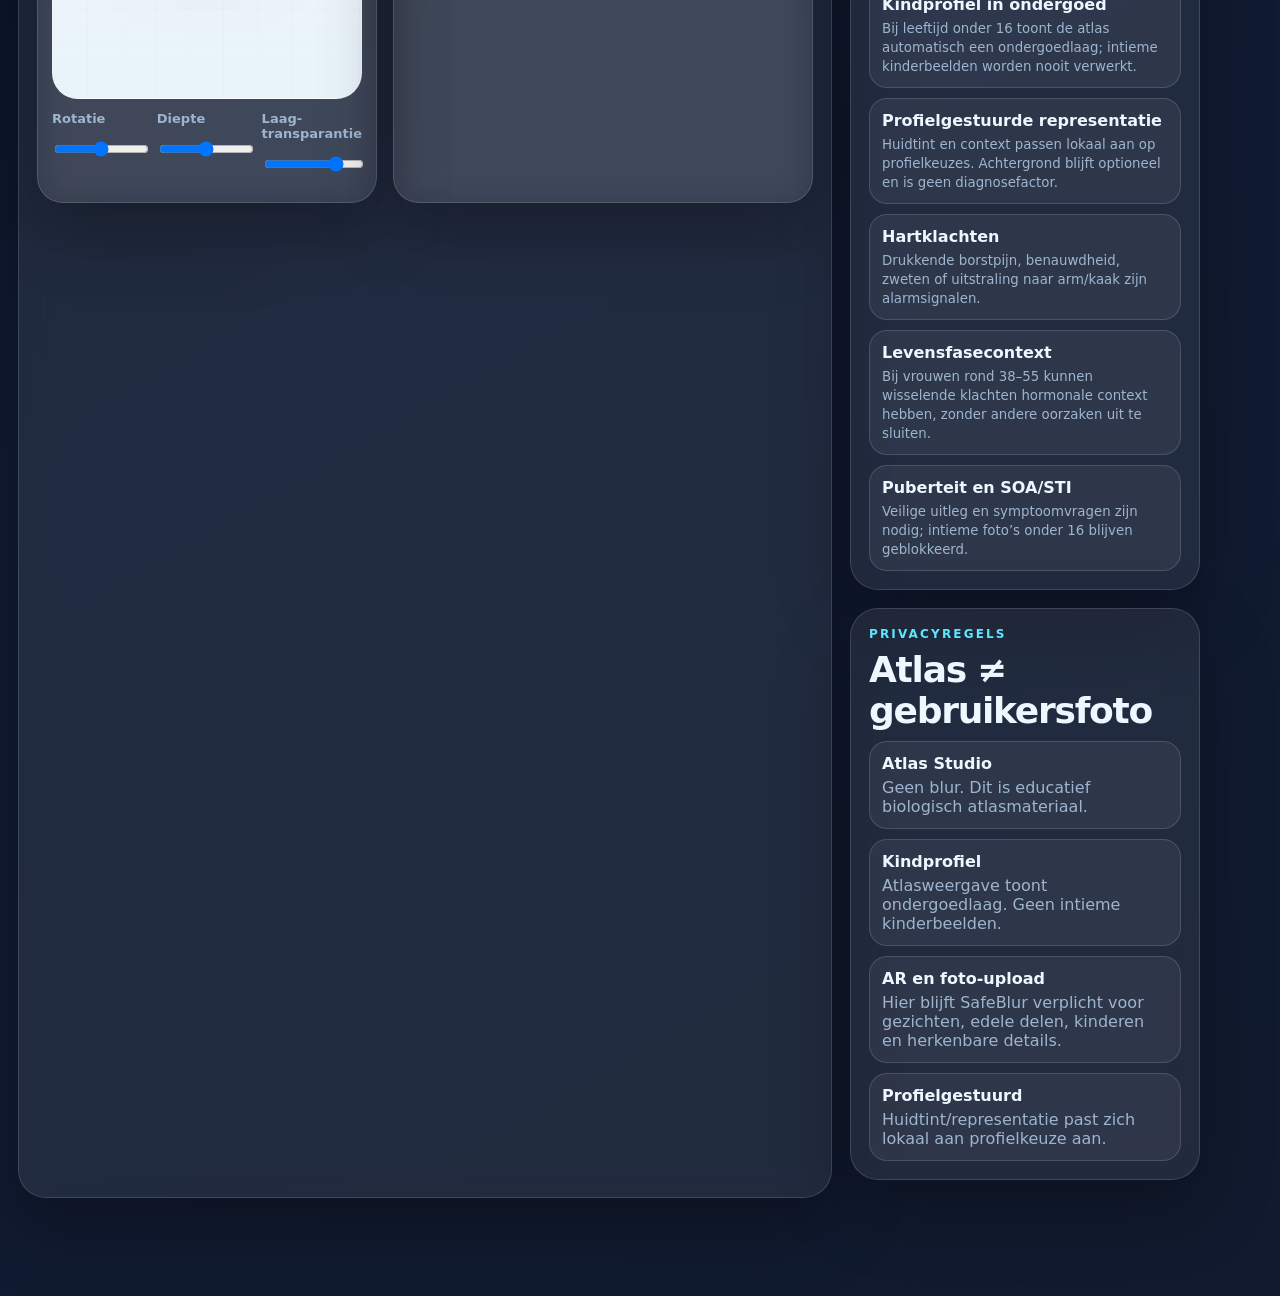
<file: stage1j.html>
<!doctype html>
<html lang="nl">
<head>
  <meta charset="utf-8" />
  <meta name="viewport" content="width=device-width, initial-scale=1, viewport-fit=cover" />
  <meta http-equiv="Cache-Control" content="no-store, no-cache, must-revalidate, max-age=0" />
  <meta http-equiv="Pragma" content="no-cache" />
  <meta http-equiv="Expires" content="-1" />
  <title>HealthLens Stage 1J</title>
  <link rel="icon" href="favicon.svg?v=1J-harmonized-3d-atlas-20260705" type="image/svg+xml" />
  <link rel="stylesheet" href="styles-1j-20260705.css?v=1J-harmonized-3d-atlas-20260705" />
</head>
<body data-version="1J-harmonized-3d-atlas-20260705">
  <div class="app-shell">
    <header class="topbar glass">
      <div>
        <div class="eyebrow">HealthLens · Stage 1J · Harmonized 3D Atlas</div>
        <h1>Één lichaam. Alle lagen. Zonder atlas-blur.</h1>
        <p>Atlas Studio gebruikt géén privacy-blur. Alleen echte gebruikerfoto’s, AR-beelden en uploads krijgen SafeBlur. De atlas past zich lokaal aan profielgegevens aan.</p>
        <div class="version-pill">Actieve versie: 1J-harmonized-3d-atlas-20260705</div>
      </div>
      <div class="top-actions">
        <button class="pill primary" id="profileBtn">Mijn profiel</button>
        <button class="pill" id="hardRefreshBtn">Hard verversen</button>
      </div>
    </header>

    <section id="profileGate" class="profile-gate hidden">
      <div class="panel profile-panel">
        <div class="section-label">Profiel</div>
        <h2>Personaliseer de atlas en duiding</h2>
        <p class="muted">Deze gegevens worden lokaal opgeslagen en sturen o.a. leeftijdsmodus, huidtint/representatie en contextuele medische uitleg. Alles is optioneel.</p>
        <form id="profileForm" class="profile-grid">
          <label>Leeftijd
            <input id="age" type="number" min="0" max="120" placeholder="Bijv. 42" />
          </label>
          <label>Geslacht
            <select id="sex">
              <option value="prefer-not">Zeg ik liever niet</option>
              <option value="female">Vrouw</option>
              <option value="male">Man</option>
              <option value="other">Anders</option>
            </select>
          </label>
          <label>Achtergrond / afkomst
            <select id="background">
              <option value="prefer-not">Zeg ik liever niet</option>
              <option value="european">Europees / wit</option>
              <option value="african">Afrikaans / Afro-Caribisch / zwart</option>
              <option value="mena">Midden-Oosters / Noord-Afrikaans</option>
              <option value="south-asian">Zuid-Aziatisch</option>
              <option value="east-asian">Oost-Aziatisch</option>
              <option value="se-asian">Zuidoost-Aziatisch</option>
              <option value="latin">Latijns-Amerikaans / gemengd</option>
              <option value="other">Anders / gemengd</option>
            </select>
          </label>
          <label>Taal
            <select id="language">
              <option value="nl">Nederlands</option>
              <option value="en">English</option>
              <option value="de">Deutsch</option>
              <option value="fr">Français</option>
              <option value="es">Español</option>
            </select>
          </label>
          <div class="callout span2">
            <strong>Waarom vragen we achtergrond / afkomst?</strong><br/>
            Sommige klachten, huidbeelden en gezondheidsrisico’s kunnen per leeftijd, geslacht en achtergrond anders voorkomen of anders herkend worden. Deze informatie helpt de app om uitleg en indicatieve beoordeling beter toe te spitsen. Dit is optioneel en nooit een harde diagnosefactor.
          </div>
          <div class="span2 actions-row">
            <button class="pill primary" type="submit">Opslaan</button>
            <button class="pill" id="skipProfile" type="button">Overslaan</button>
            <button class="pill danger" id="wipeProfile" type="button">Profiel wissen</button>
          </div>
        </form>
      </div>
    </section>

    <main class="main-grid">
      <section class="panel atlas-panel" id="atlas">
        <div class="panel-head">
          <div>
            <div class="section-label">Atlas Studio</div>
            <h2>Harmonized 3D body viewer</h2>
            <p class="muted">Alle lagen gebruiken hetzelfde lichaam, dezelfde houding en dezelfde coördinaten. Sleep om te draaien, tik structuren aan, zet lagen aan/uit.</p>
          </div>
          <div class="panel-head-actions">
            <button class="pill" id="resetViewBtn">Reset view</button>
            <button class="pill" id="allLayersBtn">Alle lagen</button>
          </div>
        </div>

        <div class="mode-row">
          <div class="status-pill safe">Atlas Studio: geen blur</div>
          <div class="status-pill">AR/foto-upload: SafeBlur actief</div>
          <div id="profileModePill" class="status-pill">Profielmodus laden...</div>
        </div>

        <div class="atlas-layout">
          <div class="viewer-card glass">
            <div class="viewer-toolbar">
              <div>
                <div id="viewerTitle" class="atlas-layer-title">Biologisch lichaam</div>
                <div id="selectedBreadcrumb" class="atlas-breadcrumb">Volledig lichaam · default atlasbeeld</div>
              </div>
              <div class="search-box">
                <input id="atlasSearch" placeholder="Zoek hart, lever, ribben, zenuw..." />
                <div id="searchResults" class="search-results hidden"></div>
              </div>
            </div>

            <div id="layerToggles" class="layer-toggles"></div>

            <div class="viewer-shell" id="viewerShell">
              <div class="depth-grid"></div>
              <svg id="body3d" class="body3d" viewBox="0 0 520 920" role="img" aria-label="Harmonized 3D atlas body">
                <defs>
                  <radialGradient id="skinGrad" cx="50%" cy="20%" r="72%">
                    <stop offset="0" id="skinHi" stop-color="#ffd8c2"/>
                    <stop offset=".55" id="skinMid" stop-color="#c78d72"/>
                    <stop offset="1" id="skinLow" stop-color="#7e5143"/>
                  </radialGradient>
                  <linearGradient id="organGrad" x1="0" x2="1">
                    <stop offset="0" stop-color="#ffb1a3"/>
                    <stop offset="1" stop-color="#cc405d"/>
                  </linearGradient>
                  <filter id="softGlow"><feGaussianBlur stdDeviation="4" result="blur"/><feMerge><feMergeNode in="blur"/><feMergeNode in="SourceGraphic"/></feMerge></filter>
                </defs>

                <g id="bodyCore" class="body-core">
                  <g id="skinLayer" class="atlas-layer visible">
                    <ellipse class="skin head selectable" data-id="head" cx="260" cy="88" rx="57" ry="67"/>
                    <path class="skin neck" d="M233 143 C242 160 278 160 287 143 L292 190 C270 205 250 205 228 190 Z"/>
                    <path class="skin torso selectable" data-id="torso" d="M177 185 C148 239 136 353 152 452 C163 520 196 566 260 566 C324 566 357 520 368 452 C384 353 372 239 343 185 C310 163 210 163 177 185Z"/>
                    <path class="skin pelvis selectable" data-id="pelvis" d="M180 526 C167 589 192 635 260 646 C328 635 353 589 340 526 C312 555 208 555 180 526Z"/>
                    <path class="skin arm selectable" data-id="left-arm" d="M176 208 C116 247 95 374 103 510 C107 566 145 566 150 512 C161 381 175 301 205 226Z"/>
                    <path class="skin arm selectable" data-id="right-arm" d="M344 208 C404 247 425 374 417 510 C413 566 375 566 370 512 C359 381 345 301 315 226Z"/>
                    <path class="skin hand" d="M106 506 C86 529 96 568 119 580 C144 568 151 536 145 507Z"/>
                    <path class="skin hand" d="M414 506 C434 529 424 568 401 580 C376 568 369 536 375 507Z"/>
                    <path class="skin leg selectable" data-id="left-leg" d="M206 630 C178 694 168 845 205 887 C238 866 239 715 248 642Z"/>
                    <path class="skin leg selectable" data-id="right-leg" d="M314 630 C342 694 352 845 315 887 C282 866 281 715 272 642Z"/>
                    <g id="underwearLayer" class="underwear hidden">
                      <path d="M184 527 C210 551 310 551 336 527 L326 580 C300 598 220 598 194 580Z"/>
                      <path d="M214 184 C238 200 282 200 306 184 L314 248 C284 265 236 265 206 248Z"/>
                    </g>
                  </g>

                  <g id="muscleLayer" class="atlas-layer">
                    <path class="muscle selectable" data-id="pectorals" d="M187 218 C214 188 250 192 260 238 C234 262 202 270 177 246Z"/>
                    <path class="muscle selectable" data-id="pectorals" d="M333 218 C306 188 270 192 260 238 C286 262 318 270 343 246Z"/>
                    <path class="muscle selectable" data-id="abdominal-muscles" d="M215 315 C245 298 275 298 305 315 C300 424 282 506 260 526 C238 506 220 424 215 315Z"/>
                    <path class="muscle selectable" data-id="left-thigh-muscle" d="M209 640 C190 701 184 807 205 864 C232 795 236 704 248 648Z"/>
                    <path class="muscle selectable" data-id="right-thigh-muscle" d="M311 640 C330 701 336 807 315 864 C288 795 284 704 272 648Z"/>
                    <path class="muscle selectable" data-id="left-shoulder-muscle" d="M169 199 C132 215 115 254 119 289 C160 286 187 251 202 222Z"/>
                    <path class="muscle selectable" data-id="right-shoulder-muscle" d="M351 199 C388 215 405 254 401 289 C360 286 333 251 318 222Z"/>
                  </g>

                  <g id="skeletonLayer" class="atlas-layer">
                    <circle class="bone selectable" data-id="skull" cx="260" cy="88" r="49"/>
                    <path class="bone-line selectable" data-id="spine" d="M260 142 L260 612"/>
                    <path class="bone-line selectable" data-id="ribcage" d="M203 226 C228 196 292 196 317 226 M191 257 C222 230 298 230 329 257 M185 292 C220 266 300 266 335 292"/>
                    <path class="bone-line selectable" data-id="pelvic-bone" d="M194 542 C225 593 295 593 326 542 M214 557 C238 530 282 530 306 557"/>
                    <path class="bone-line selectable" data-id="left-arm-bone" d="M180 219 L128 495"/>
                    <path class="bone-line selectable" data-id="right-arm-bone" d="M340 219 L392 495"/>
                    <path class="bone-line selectable" data-id="left-leg-bone" d="M226 636 L205 858"/>
                    <path class="bone-line selectable" data-id="right-leg-bone" d="M294 636 L315 858"/>
                  </g>

                  <g id="organLayer" class="atlas-layer">
                    <path class="brain selectable" data-id="brain" d="M221 82 C213 48 245 34 260 51 C278 30 316 52 300 90 C321 106 300 139 260 124 C220 140 199 106 221 82Z"/>
                    <path class="trachea selectable" data-id="trachea" d="M250 145 L270 145 L272 230 L248 230Z"/>
                    <ellipse class="lung selectable" data-id="left-lung" cx="222" cy="272" rx="47" ry="84"/>
                    <ellipse class="lung selectable" data-id="right-lung" cx="298" cy="272" rx="47" ry="84"/>
                    <path class="heart selectable" data-id="heart" d="M260 276 C235 240 194 266 211 306 C225 340 260 360 260 360 C260 360 295 340 309 306 C326 266 285 240 260 276Z"/>
                    <path class="liver selectable" data-id="liver" d="M184 383 C224 342 319 348 346 390 C331 437 240 438 184 416Z"/>
                    <path class="stomach selectable" data-id="stomach" d="M305 396 C356 414 343 480 296 492 C258 479 270 414 305 396Z"/>
                    <ellipse class="spleen selectable" data-id="spleen" cx="354" cy="427" rx="21" ry="35"/>
                    <path class="pancreas selectable" data-id="pancreas" d="M244 428 C275 405 326 414 342 436 C306 454 270 455 244 428Z"/>
                    <ellipse class="kidney selectable" data-id="left-kidney" cx="217" cy="464" rx="22" ry="38"/>
                    <ellipse class="kidney selectable" data-id="right-kidney" cx="303" cy="464" rx="22" ry="38"/>
                    <ellipse class="intestine selectable" data-id="small-bowel" cx="260" cy="565" rx="68" ry="60"/>
                    <path class="colon selectable" data-id="colon" d="M185 502 C155 532 163 642 207 665 C239 682 281 682 313 665 C357 642 365 532 335 502 C316 540 304 624 260 626 C216 624 204 540 185 502Z"/>
                    <ellipse class="bladder selectable" data-id="bladder" cx="260" cy="658" rx="31" ry="36"/>
                  </g>

                  <g id="vesselLayer" class="atlas-layer">
                    <path class="artery selectable" data-id="aorta" d="M262 250 C258 330 264 452 260 640"/>
                    <path class="vein selectable" data-id="vena-cava" d="M246 248 C248 334 244 456 250 640"/>
                    <path class="artery selectable" data-id="carotids" d="M260 145 C235 120 234 92 245 58 M260 145 C285 120 286 92 275 58"/>
                    <path class="artery selectable" data-id="arm-vessels" d="M260 255 C197 278 145 365 124 520 M260 255 C323 278 375 365 396 520"/>
                    <path class="artery selectable" data-id="leg-vessels" d="M260 628 C226 692 214 796 204 875 M260 628 C294 692 306 796 316 875"/>
                    <path class="vein selectable" data-id="leg-veins" d="M248 628 C224 700 223 796 218 875 M272 628 C296 700 297 796 302 875"/>
                  </g>

                  <g id="nerveLayer" class="atlas-layer">
                    <path class="nerve selectable" data-id="brain-nerves" d="M260 52 L260 138"/>
                    <path class="nerve selectable" data-id="spinal-cord" d="M260 132 L260 640"/>
                    <path class="nerve selectable" data-id="brachial-plexus" d="M260 235 C198 275 166 364 134 530 M260 235 C322 275 354 364 386 530"/>
                    <path class="nerve selectable" data-id="sciatic-nerve" d="M260 630 C226 690 211 798 204 878 M260 630 C294 690 309 798 316 878"/>
                    <path class="nerve fine" d="M260 344 C214 372 198 430 190 505 M260 344 C306 372 322 430 330 505"/>
                  </g>

                  <g id="hormoneLayer" class="atlas-layer">
                    <circle class="gland selectable" data-id="pituitary" cx="260" cy="78" r="12"/>
                    <ellipse class="gland selectable" data-id="thyroid" cx="260" cy="168" rx="25" ry="16"/>
                    <ellipse class="gland selectable" data-id="thymus" cx="260" cy="242" rx="22" ry="26"/>
                    <ellipse class="gland selectable" data-id="pancreas-hormone" cx="292" cy="430" rx="38" ry="13"/>
                    <circle class="gland selectable" data-id="left-adrenal" cx="217" cy="424" r="12"/>
                    <circle class="gland selectable" data-id="right-adrenal" cx="303" cy="424" r="12"/>
                    <ellipse class="gland selectable" data-id="reproductive-hormones" cx="260" cy="666" rx="34" ry="22"/>
                  </g>

                  <g id="hotspotLayer"></g>
                </g>
              </svg>
            </div>

            <div class="viewer-controls">
              <label>Rotatie <input id="rotateSlider" type="range" min="-38" max="38" value="0" /></label>
              <label>Diepte <input id="tiltSlider" type="range" min="-18" max="18" value="0" /></label>
              <label>Laag-transparantie <input id="opacitySlider" type="range" min="35" max="100" value="92" /></label>
            </div>
          </div>

          <aside class="info-panel glass">
            <div class="section-label">Detailkaart</div>
            <h3 id="detailTitle">Tik op een structuur</h3>
            <p id="detailSubtitle" class="muted">Kies een laag of zoek direct. De atlas zoomt zonder extra schermwissel.</p>
            <div id="detailTabs" class="detail-tabs"></div>
            <div id="detailBody" class="detail-body"></div>
            <div class="substructure-box">
              <div class="section-label">Substructuren</div>
              <div id="substructures" class="substructure-list"></div>
            </div>
          </aside>
        </div>
      </section>

      <section class="panel" id="symptoms">
        <div class="section-label">Klachtenflow</div>
        <h2>Gebruik de atlas als input</h2>
        <div id="activeSelectionChip" class="selected-chip">Nog geen atlasselectie gekozen</div>
        <textarea id="symptomText" placeholder="Bijv. pijn bij het hartgebied, drukkend, sinds 20 minuten, met benauwdheid..."></textarea>
        <div id="redFlags" class="chips"></div>
        <button id="analyzeBtn" class="pill primary wide">Indicatief analyseren</button>
        <div id="analysisResult" class="result-box"></div>
      </section>

      <section class="panel" id="knowledge">
        <div class="section-label">Kennisdatabase</div>
        <h2>Uitgebreidere inhoud</h2>
        <div id="knowledgeFilters" class="chips"></div>
        <div id="knowledgeCards" class="card-list"></div>
      </section>

      <section class="panel">
        <div class="section-label">Privacyregels</div>
        <h2>Atlas ≠ gebruikersfoto</h2>
        <div class="rule-grid">
          <div><strong>Atlas Studio</strong><span>Geen blur. Dit is educatief biologisch atlasmateriaal.</span></div>
          <div><strong>Kindprofiel</strong><span>Atlasweergave toont ondergoedlaag. Geen intieme kinderbeelden.</span></div>
          <div><strong>AR en foto-upload</strong><span>Hier blijft SafeBlur verplicht voor gezichten, edele delen, kinderen en herkenbare details.</span></div>
          <div><strong>Profielgestuurd</strong><span>Huidtint/representatie past zich lokaal aan profielkeuze aan.</span></div>
        </div>
      </section>
    </main>

    <nav class="bottom-nav glass">
      <a href="#atlas">Atlas</a>
      <a href="#symptoms">Klachten</a>
      <a href="#knowledge">Database</a>
      <a href="#" id="bottomProfileBtn">Profiel</a>
    </nav>
  </div>

  <script>window.HEALTHLENS_VERSION="1J-harmonized-3d-atlas-20260705";</script>
  <script src="app-1j-20260705.js?v=1J-harmonized-3d-atlas-20260705"></script>
</body>
</html>
</file>
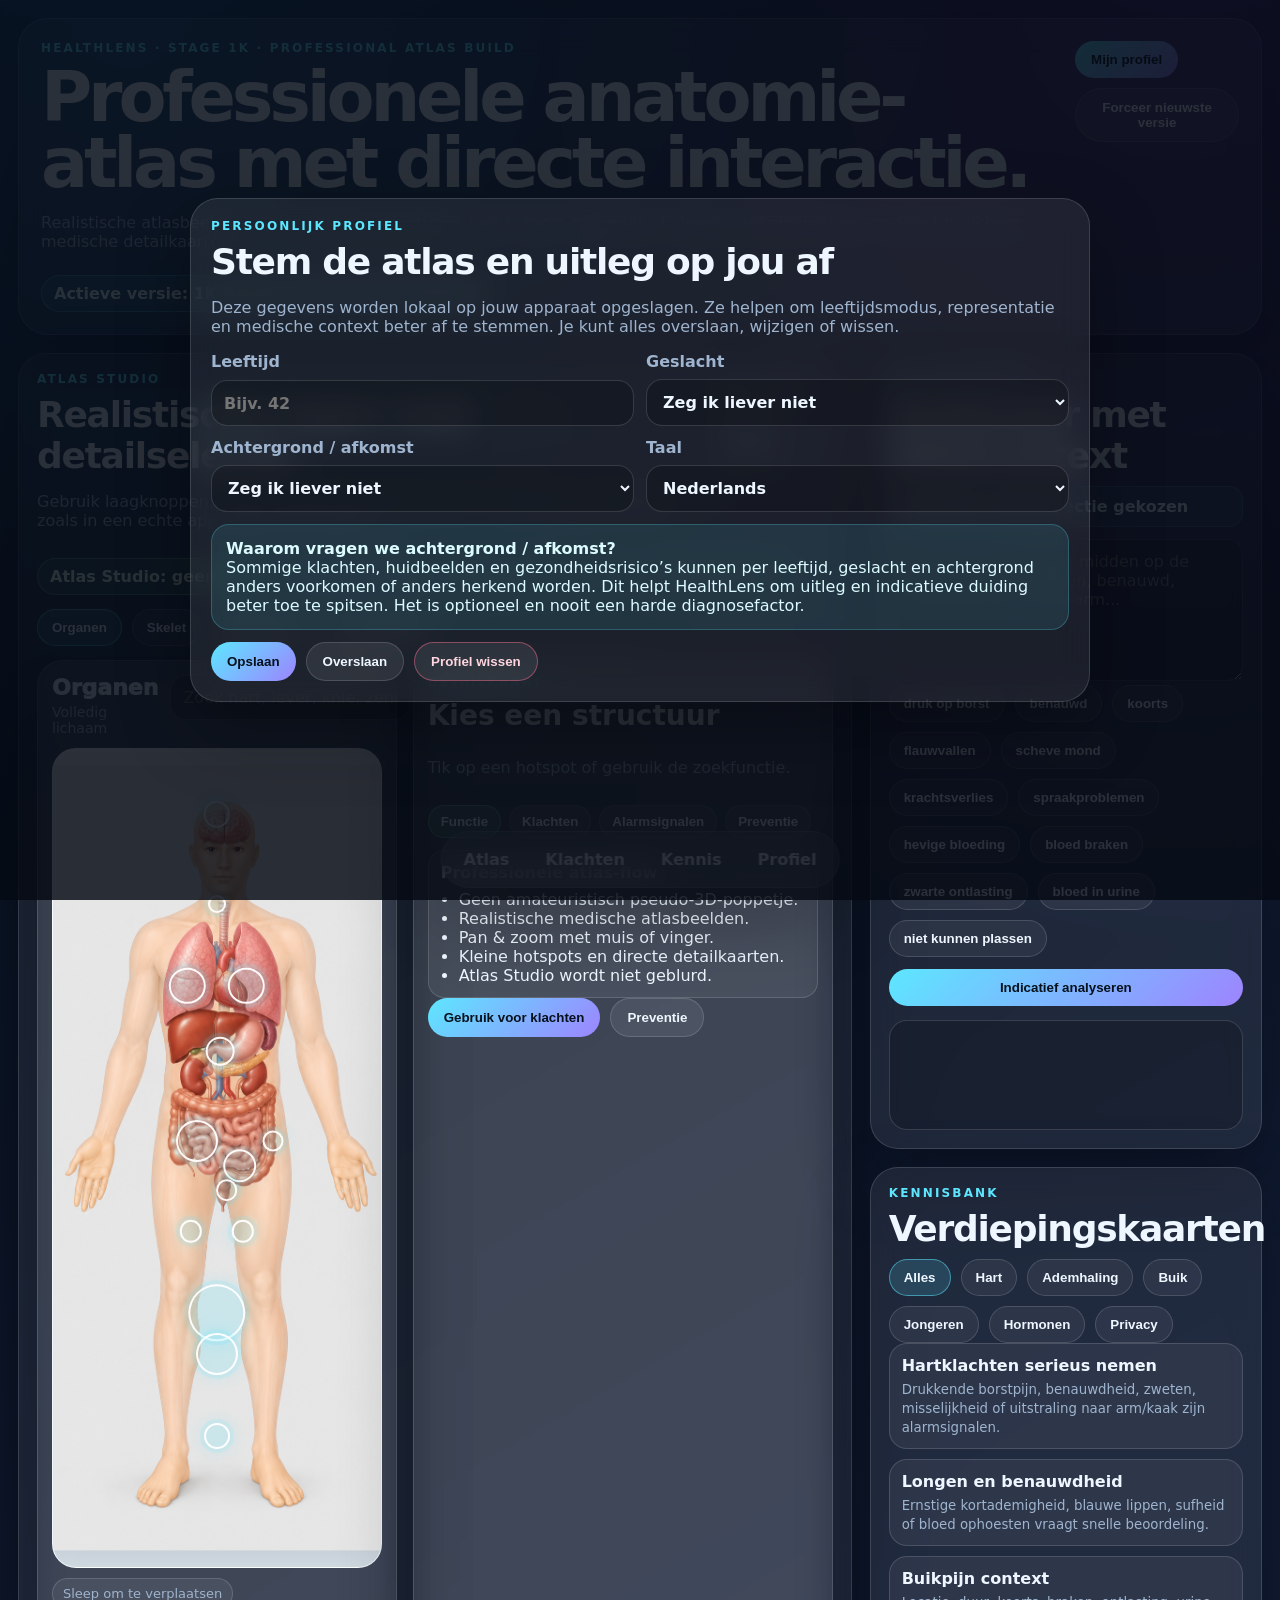
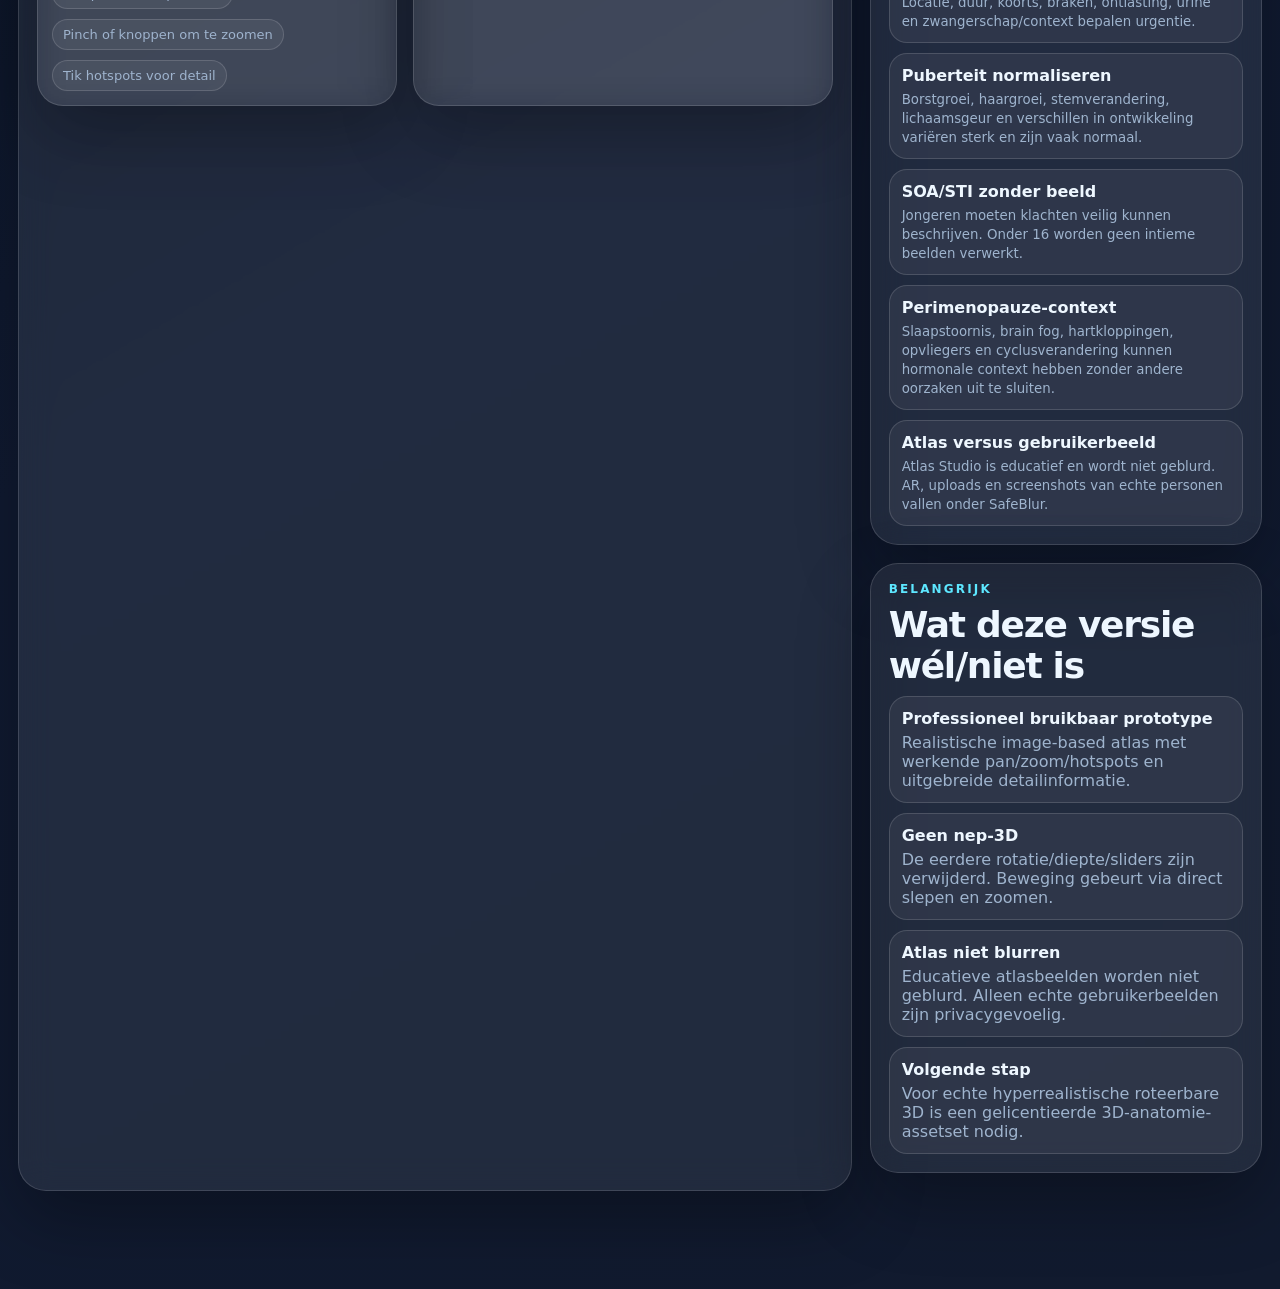
<file: stage1k.html>
<!doctype html>
<html lang="nl">
<head>
  <meta charset="utf-8" />
  <meta name="viewport" content="width=device-width, initial-scale=1, viewport-fit=cover" />
  <meta http-equiv="Cache-Control" content="no-store, no-cache, must-revalidate, max-age=0" />
  <meta http-equiv="Pragma" content="no-cache" />
  <meta http-equiv="Expires" content="-1" />
  <title>HealthLens Stage 1K</title>
  <link rel="icon" href="favicon.svg?v=1K-professional-atlas-20260705" type="image/svg+xml" />
  <link rel="stylesheet" href="styles-1k-20260705.css?v=1K-professional-atlas-20260705" />
</head>
<body data-version="1K-professional-atlas-20260705">
  <div class="app-shell">
    <header class="hero glass">
      <div class="hero-copy">
        <div class="eyebrow">HealthLens · Stage 1K · Professional Atlas Build</div>
        <h1>Professionele anatomie-atlas met directe interactie.</h1>
        <p>Realistische atlasbeelden, kleine klikbare structuren, pan & zoom met muis of vinger, profielgeheugen en direct bruikbare medische detailkaarten.</p>
        <div class="version-pill">Actieve versie: 1K-professional-atlas-20260705</div>
      </div>
      <div class="hero-actions">
        <button id="profileBtn" class="pill primary">Mijn profiel</button>
        <button id="forceBtn" class="pill">Forceer nieuwste versie</button>
      </div>
    </header>

    <section id="profileGate" class="profile-gate hidden">
      <div class="panel profile-panel">
        <div class="section-label">Persoonlijk profiel</div>
        <h2>Stem de atlas en uitleg op jou af</h2>
        <p class="muted">Deze gegevens worden lokaal op jouw apparaat opgeslagen. Ze helpen om leeftijdsmodus, representatie en medische context beter af te stemmen. Je kunt alles overslaan, wijzigen of wissen.</p>
        <form id="profileForm" class="profile-grid">
          <label>Leeftijd
            <input id="age" type="number" min="0" max="120" placeholder="Bijv. 42" />
          </label>
          <label>Geslacht
            <select id="sex">
              <option value="prefer-not">Zeg ik liever niet</option>
              <option value="female">Vrouw</option>
              <option value="male">Man</option>
              <option value="other">Anders</option>
            </select>
          </label>
          <label>Achtergrond / afkomst
            <select id="background">
              <option value="prefer-not">Zeg ik liever niet</option>
              <option value="european">Europees / wit</option>
              <option value="african">Afrikaans / Afro-Caribisch / zwart</option>
              <option value="mena">Midden-Oosters / Noord-Afrikaans</option>
              <option value="south-asian">Zuid-Aziatisch</option>
              <option value="east-asian">Oost-Aziatisch</option>
              <option value="se-asian">Zuidoost-Aziatisch</option>
              <option value="latin">Latijns-Amerikaans / gemengd</option>
              <option value="other">Anders / gemengd</option>
            </select>
          </label>
          <label>Taal
            <select id="language">
              <option value="nl">Nederlands</option>
              <option value="en">English</option>
              <option value="de">Deutsch</option>
              <option value="fr">Français</option>
              <option value="es">Español</option>
            </select>
          </label>
          <div class="callout span2"><strong>Waarom vragen we achtergrond / afkomst?</strong><br/>Sommige klachten, huidbeelden en gezondheidsrisico’s kunnen per leeftijd, geslacht en achtergrond anders voorkomen of anders herkend worden. Dit helpt HealthLens om uitleg en indicatieve duiding beter toe te spitsen. Het is optioneel en nooit een harde diagnosefactor.</div>
          <div class="span2 actions-row">
            <button class="pill primary" type="submit">Opslaan</button>
            <button class="pill" id="skipProfile" type="button">Overslaan</button>
            <button class="pill danger" id="wipeProfile" type="button">Profiel wissen</button>
          </div>
        </form>
      </div>
    </section>

    <main class="workspace">
      <section id="atlas" class="panel atlas-panel">
        <div class="panel-head">
          <div>
            <div class="section-label">Atlas Studio</div>
            <h2>Realistische lagen met detailselectie</h2>
            <p class="muted">Gebruik laagknoppen, zoek, tik kleine structuren aan en sleep/zoom het beeld zoals in een echte app. Geen fake rotaties.</p>
          </div>
          <div class="toolbar-actions">
            <button id="zoomInBtn" class="pill">+</button>
            <button id="zoomOutBtn" class="pill">−</button>
            <button id="resetBtn" class="pill">Reset</button>
          </div>
        </div>

        <div class="privacy-row">
          <span class="status ok">Atlas Studio: geen blur</span>
          <span class="status">SafeBlur alleen voor AR/foto-upload</span>
          <span id="profileStatus" class="status">Profiel laden...</span>
        </div>

        <div class="layer-tabs" id="layerTabs"></div>

        <div class="atlas-grid">
          <div class="viewer-card glass">
            <div class="viewer-top">
              <div>
                <div id="layerTitle" class="viewer-title">Organen</div>
                <div id="selectedBreadcrumb" class="breadcrumb">Volledig lichaam</div>
              </div>
              <div class="search-box">
                <input id="atlasSearch" placeholder="Zoek hart, lever, knie, zenuw..." />
                <div id="searchResults" class="search-results hidden"></div>
              </div>
            </div>

            <div id="viewer" class="viewer">
              <div id="representationOverlay" class="representation-overlay"></div>
              <img id="atlasImage" class="atlas-image" src="assets/organs.png" alt="HealthLens anatomie atlas" draggable="false" />
              <div id="hotspotLayer" class="hotspot-layer"></div>
              <div id="childSafeOverlay" class="child-safe-overlay hidden">
                <div class="underwear top"></div><div class="underwear bottom"></div>
              </div>
            </div>

            <div class="viewer-help">
              <span>Sleep om te verplaatsen</span>
              <span>Pinch of knoppen om te zoomen</span>
              <span>Tik hotspots voor detail</span>
            </div>
          </div>

          <aside class="detail-card glass">
            <div class="section-label">Detailkaart</div>
            <h3 id="detailTitle">Kies een structuur</h3>
            <p id="detailSummary" class="muted">Selecteer een laag of zoek direct. Je blijft in dezelfde flow.</p>
            <div id="detailTabs" class="detail-tabs"></div>
            <div id="detailBody" class="detail-body"></div>
            <div class="quick-row">
              <button id="useForSymptoms" class="pill primary">Gebruik voor klachten</button>
              <button id="showPrevention" class="pill">Preventie</button>
            </div>
          </aside>
        </div>
      </section>

      <section id="symptoms" class="panel side-panel">
        <div class="section-label">Klachtenflow</div>
        <h2>Analyseer met atlascontext</h2>
        <div id="activeSelectionChip" class="selected-chip">Nog geen atlasselectie gekozen</div>
        <textarea id="symptomText" placeholder="Bijv. drukkend gevoel midden op de borst sinds 20 minuten, benauwd, uitstraling naar linkerarm..."></textarea>
        <div id="redFlags" class="chips"></div>
        <button id="analyzeBtn" class="pill primary wide">Indicatief analyseren</button>
        <div id="analysisResult" class="result-box"></div>
      </section>

      <section id="knowledge" class="panel side-panel">
        <div class="section-label">Kennisbank</div>
        <h2>Verdiepingskaarten</h2>
        <div id="knowledgeFilters" class="chips"></div>
        <div id="knowledgeCards" class="card-list"></div>
      </section>

      <section class="panel side-panel">
        <div class="section-label">Belangrijk</div>
        <h2>Wat deze versie wél/niet is</h2>
        <div class="rule-grid">
          <div><strong>Professioneel bruikbaar prototype</strong><span>Realistische image-based atlas met werkende pan/zoom/hotspots en uitgebreide detailinformatie.</span></div>
          <div><strong>Geen nep-3D</strong><span>De eerdere rotatie/diepte/sliders zijn verwijderd. Beweging gebeurt via direct slepen en zoomen.</span></div>
          <div><strong>Atlas niet blurren</strong><span>Educatieve atlasbeelden worden niet geblurd. Alleen echte gebruikerbeelden zijn privacygevoelig.</span></div>
          <div><strong>Volgende stap</strong><span>Voor echte hyperrealistische roteerbare 3D is een gelicentieerde 3D-anatomie-assetset nodig.</span></div>
        </div>
      </section>
    </main>

    <nav class="bottom-nav glass">
      <a href="#atlas">Atlas</a>
      <a href="#symptoms">Klachten</a>
      <a href="#knowledge">Kennis</a>
      <a href="#" id="bottomProfileBtn">Profiel</a>
    </nav>
  </div>

  <script>window.HEALTHLENS_VERSION="1K-professional-atlas-20260705";</script>
  <script src="app-1k-20260705.js?v=1K-professional-atlas-20260705"></script>
</body>
</html>
</file>
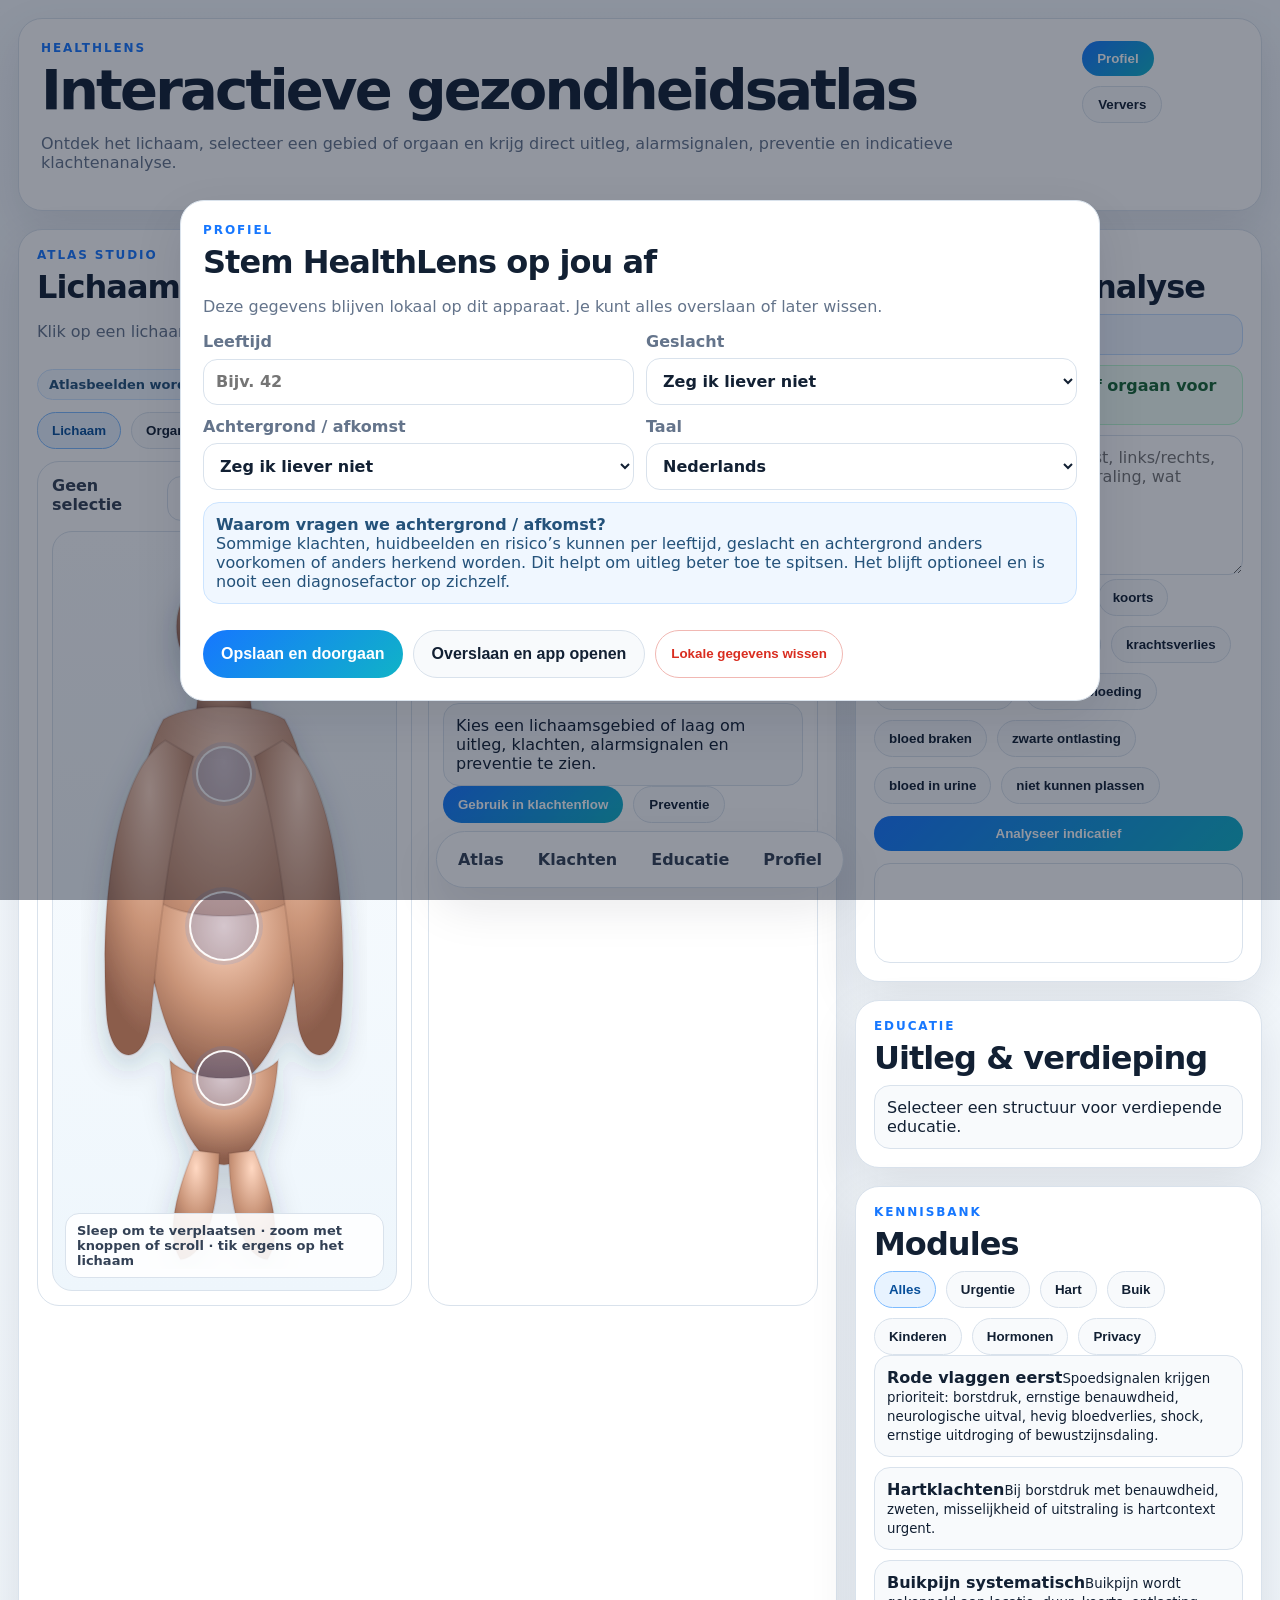
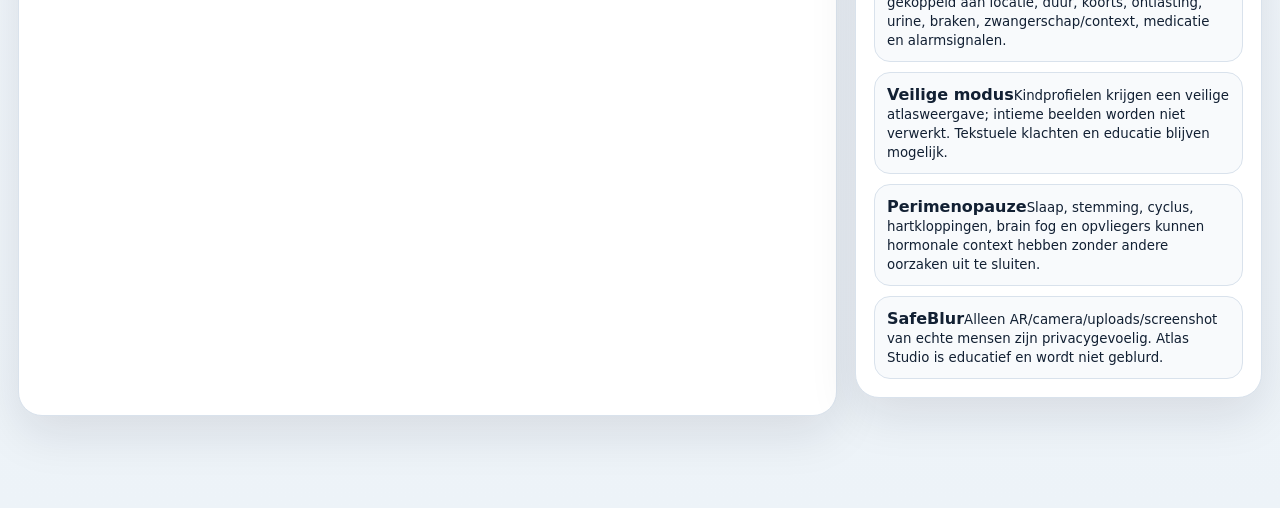
<file: stage1m.html>
<!doctype html>
<html lang="nl">
<head>
  <meta charset="utf-8" />
  <meta name="viewport" content="width=device-width, initial-scale=1, viewport-fit=cover" />
  <meta http-equiv="Cache-Control" content="no-store, no-cache, must-revalidate, max-age=0" />
  <meta http-equiv="Pragma" content="no-cache" />
  <meta http-equiv="Expires" content="-1" />
  <title>HealthLens</title>
  <link rel="icon" href="favicon.svg?v=1M-clean-professional-atlas-20260705" type="image/svg+xml" />
  <link rel="stylesheet" href="styles-1m-20260705.css?v=1M-clean-professional-atlas-20260705" />
</head>
<body data-version="1M-clean-professional-atlas-20260705">
  <div class="app-shell">
    <header class="app-header">
      <div>
        <div class="brand">HealthLens</div>
        <h1>Interactieve gezondheidsatlas</h1>
        <p>Ontdek het lichaam, selecteer een gebied of orgaan en krijg direct uitleg, alarmsignalen, preventie en indicatieve klachtenanalyse.</p>
      </div>
      <div class="header-actions">
        <button id="profileBtn" class="btn primary">Profiel</button>
        <button id="forceBtn" class="btn secondary">Ververs</button>
      </div>
    </header>

    <section id="profileGate" class="profile-gate hidden">
      <div class="profile-card">
        <div class="section-kicker">Profiel</div>
        <h2>Stem HealthLens op jou af</h2>
        <p>Deze gegevens blijven lokaal op dit apparaat. Je kunt alles overslaan of later wissen.</p>
        <form id="profileForm" class="profile-grid">
          <label>Leeftijd<input id="age" type="number" min="0" max="120" placeholder="Bijv. 42" /></label>
          <label>Geslacht<select id="sex"><option value="prefer-not">Zeg ik liever niet</option><option value="female">Vrouw</option><option value="male">Man</option><option value="other">Anders</option></select></label>
          <label>Achtergrond / afkomst<select id="background"><option value="prefer-not">Zeg ik liever niet</option><option value="european">Europees / wit</option><option value="african">Afrikaans / Afro-Caribisch / zwart</option><option value="mena">Midden-Oosters / Noord-Afrikaans</option><option value="south-asian">Zuid-Aziatisch</option><option value="east-asian">Oost-Aziatisch</option><option value="se-asian">Zuidoost-Aziatisch</option><option value="latin">Latijns-Amerikaans / gemengd</option><option value="other">Anders / gemengd</option></select></label>
          <label>Taal<select id="language"><option value="nl">Nederlands</option><option value="en">English</option><option value="de">Deutsch</option><option value="fr">Français</option><option value="es">Español</option></select></label>
          <div class="profile-note full"><strong>Waarom vragen we achtergrond / afkomst?</strong><br/>Sommige klachten, huidbeelden en risico’s kunnen per leeftijd, geslacht en achtergrond anders voorkomen of anders herkend worden. Dit helpt om uitleg beter toe te spitsen. Het blijft optioneel en is nooit een diagnosefactor op zichzelf.</div>
          <div class="profile-actions full">
            <button class="btn primary large" type="submit">Opslaan en doorgaan</button>
            <button class="btn secondary large" id="skipProfile" type="button">Overslaan en app openen</button>
            <button class="btn danger" id="wipeProfile" type="button">Lokale gegevens wissen</button>
          </div>
        </form>
      </div>
    </section>

    <main class="main-layout">
      <section class="atlas-section" id="atlas">
        <div class="section-head">
          <div><div class="section-kicker">Atlas Studio</div><h2 id="viewerTitle">Lichaam</h2><p id="viewerSubtitle">Klik of tik op een gebied. Kies een laag voor organen, skelet, bloedvaten of zenuwstelsel.</p></div>
          <div class="viewer-controls"><button id="zoomInBtn" class="btn compact">+</button><button id="zoomOutBtn" class="btn compact">−</button><button id="resetBtn" class="btn compact">Reset</button></div>
        </div>

        <div class="privacy-strip"><span>Atlasbeelden worden niet geblurd</span><span>SafeBlur alleen voor AR/foto’s/uploads</span><span id="profileStatus">Profielmodus</span></div>
        <div class="layer-tabs" id="layerTabs"></div>

        <div class="atlas-grid">
          <div class="viewer-card">
            <div class="viewer-top">
              <div id="breadcrumb">Geen selectie</div>
              <div class="search-box"><input id="atlasSearch" placeholder="Zoek hart, lever, nier, knie..." /><div id="searchResults" class="search-results hidden"></div></div>
            </div>
            <div id="viewer" class="viewer">
              <div id="bodyDefault" class="default-body">
                <svg viewBox="0 0 420 760" class="body-svg" aria-label="Interactieve lichaamsatlas">
                  <defs>
                    <radialGradient id="skinGradient" cx="50%" cy="16%" r="78%"><stop offset="0%" id="skinHi" stop-color="#ffd8c2"/><stop offset="55%" id="skinMid" stop-color="#c99478"/><stop offset="100%" id="skinLo" stop-color="#8b5d4c"/></radialGradient>
                    <filter id="shadow"><feDropShadow dx="0" dy="14" stdDeviation="16" flood-color="#24364f" flood-opacity=".22"/></filter>
                  </defs>
                  <g filter="url(#shadow)">
                    <ellipse class="skin-part" data-zone="head" cx="210" cy="82" rx="50" ry="60"/>
                    <path class="skin-part" data-zone="neck" d="M185 135 C194 154 226 154 235 135 L240 177 C224 190 196 190 180 177Z"/>
                    <path class="skin-part" data-zone="chest" d="M146 180 C118 230 107 330 126 422 C140 490 175 530 210 532 C245 530 280 490 294 422 C313 330 302 230 274 180 C245 162 175 162 146 180Z"/>
                    <path class="skin-part" data-zone="abdomen" d="M132 365 C125 450 152 558 210 570 C268 558 295 450 288 365 C260 395 160 395 132 365Z"/>
                    <path class="skin-part" data-zone="pelvis" d="M153 540 C158 615 188 650 210 650 C232 650 262 615 267 540 C242 565 178 565 153 540Z"/>
                    <path class="skin-part" data-zone="leftArm" d="M148 202 C98 235 78 364 86 492 C90 548 128 548 133 493 C144 372 156 286 178 219Z"/>
                    <path class="skin-part" data-zone="rightArm" d="M272 202 C322 235 342 364 334 492 C330 548 292 548 287 493 C276 372 264 286 242 219Z"/>
                    <path class="skin-part" data-zone="leftLeg" d="M178 635 C155 690 150 728 164 750 C194 747 204 688 205 638Z"/>
                    <path class="skin-part" data-zone="rightLeg" d="M242 635 C265 690 270 728 256 750 C226 747 216 688 215 638Z"/>
                  </g>
                  <g id="underwearLayer" class="underwear hidden"><path d="M155 540 C178 562 242 562 265 540 L258 588 C235 604 185 604 162 588Z"/><path d="M160 180 C188 194 232 194 260 180 L270 230 C238 248 182 248 150 230Z"/></g>
                </svg>
              </div>
              <img id="layerImage" class="layer-image hidden" src="assets/organs.png" alt="Atlaslaag" draggable="false" />
              <div id="clickLayer" class="click-layer"></div>
              <div class="viewer-hint">Sleep om te verplaatsen · zoom met knoppen of scroll · tik ergens op het lichaam</div>
            </div>
          </div>

          <aside class="detail-panel">
            <div class="section-kicker">Selectie</div><h3 id="detailTitle">Geen selectie</h3><p id="detailSummary">Klik op het lichaam of kies een laag. De informatie en klachtenflow worden direct aangepast.</p>
            <div id="detailTabs" class="detail-tabs"></div><div id="detailBody" class="detail-body"></div>
            <div class="quick-actions"><button id="useForSymptoms" class="btn primary">Gebruik in klachtenflow</button><button id="showPrevention" class="btn secondary">Preventie</button></div>
          </aside>
        </div>
      </section>

      <section class="side-panel" id="symptoms"><div class="section-kicker">Klachtenflow</div><h2>Indicatieve analyse</h2><div id="activeSelectionChip" class="selection-chip">Nog geen selectie</div><div id="dynamicPrompt" class="question-box">Selecteer een gebied of orgaan voor gerichte vragen.</div><textarea id="symptomText" placeholder="Beschrijf klacht, duur, ernst, links/rechts, koorts, misselijkheid, uitstraling, wat verergert/verlicht..."></textarea><div id="redFlags" class="chips"></div><button id="analyzeBtn" class="btn primary wide">Analyseer indicatief</button><div id="analysisResult" class="result-box"></div></section>
      <section class="side-panel" id="education"><div class="section-kicker">Educatie</div><h2>Uitleg & verdieping</h2><div id="educationPanel" class="education-panel"></div></section>
      <section class="side-panel" id="knowledge"><div class="section-kicker">Kennisbank</div><h2>Modules</h2><div id="knowledgeFilters" class="chips"></div><div id="knowledgeCards" class="card-list"></div></section>
    </main>

    <nav class="bottom-nav"><a href="#atlas">Atlas</a><a href="#symptoms">Klachten</a><a href="#education">Educatie</a><a href="#" id="bottomProfileBtn">Profiel</a></nav>
  </div>
  <script>window.HEALTHLENS_VERSION="1M-clean-professional-atlas-20260705";</script>
  <script src="app-1m-20260705.js?v=1M-clean-professional-atlas-20260705"></script>
</body>
</html>
</file>
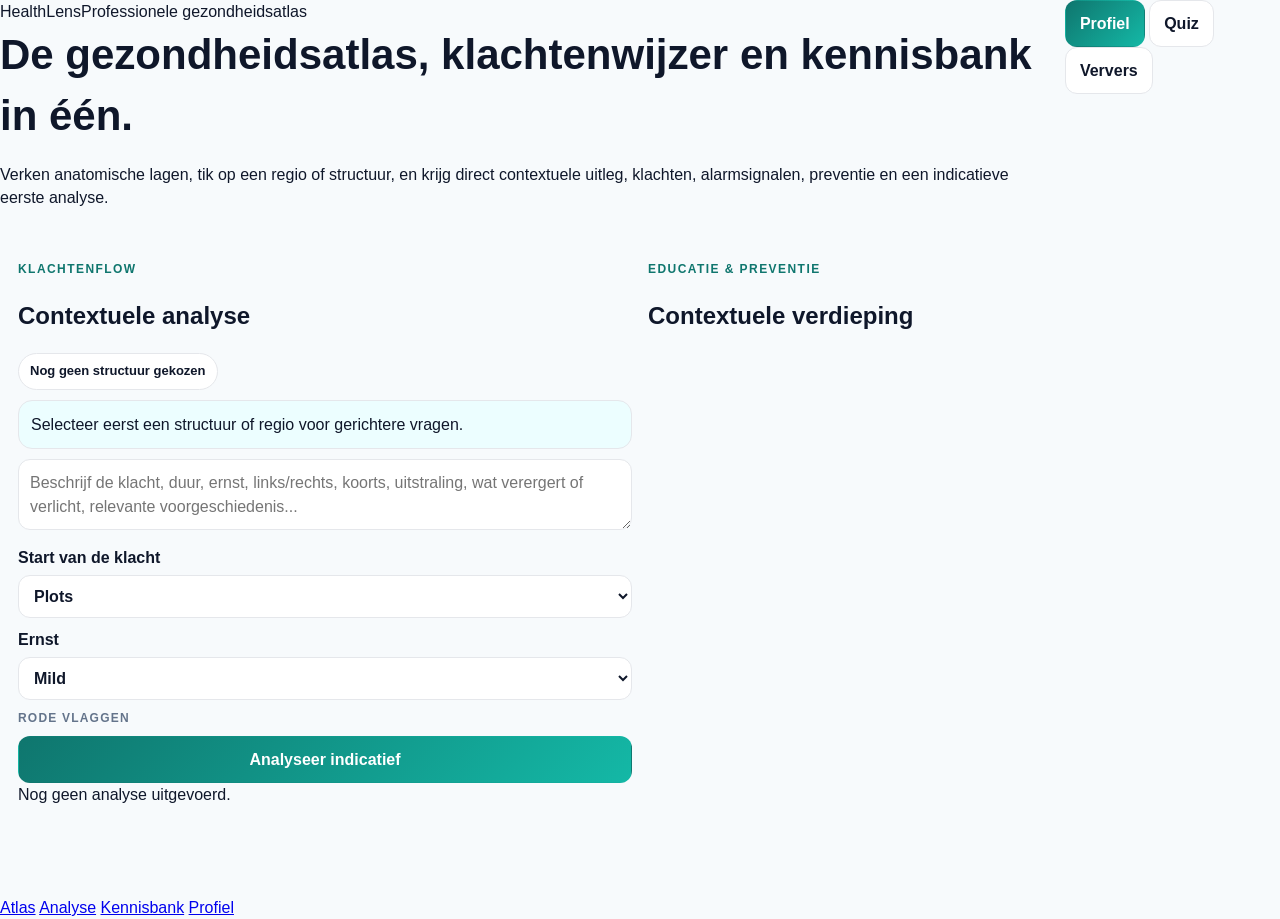
<file: stage1n.html>
<!doctype html>
<html lang="nl">
<head>
  <meta charset="utf-8" />
  <meta name="viewport" content="width=device-width, initial-scale=1, viewport-fit=cover" />
  <meta http-equiv="Cache-Control" content="no-store, no-cache, must-revalidate, max-age=0" />
  <meta http-equiv="Pragma" content="no-cache" />
  <meta http-equiv="Expires" content="-1" />
  <title>HealthLens</title>
  <link rel="icon" href="favicon.svg?v=1N-atlas-maturity-20260705" type="image/svg+xml" />
  <link rel="stylesheet" href="styles.css?v=1N-atlas-maturity-20260705" />
</head>
<body>
<div class="app-shell">
  <header class="hero">
    <div>
      <div class="brand-row"><span class="brand">HealthLens</span><span class="tag">Professionele gezondheidsatlas</span></div>
      <h1>De gezondheidsatlas, klachtenwijzer en kennisbank in één.</h1>
      <p>Verken anatomische lagen, tik op een regio of structuur, en krijg direct contextuele uitleg, klachten, alarmsignalen, preventie en een indicatieve eerste analyse.</p>
    </div>
    <div class="hero-actions">
      <button id="profileBtn" class="btn primary">Profiel</button>
      <button id="quizBtn" class="btn">Quiz</button>
      <button id="refreshBtn" class="btn">Ververs</button>
    </div>
  </header>

  <section id="profileSheet" class="sheet hidden">
    <div class="sheet-card">
      <div class="sheet-head">
        <div>
          <div class="eyebrow">Persoonlijke context</div>
          <h2>Stem HealthLens op de gebruiker af</h2>
        </div>
        <button id="closeProfile" class="icon-btn">✕</button>
      </div>
      <form id="profileForm" class="profile-grid">
        <label>Leeftijd<input id="age" type="number" min="0" max="120" placeholder="Bijv. 42"></label>
        <label>Geslacht<select id="sex"><option value="prefer-not">Zeg ik liever niet</option><option value="female">Vrouw</option><option value="male">Man</option><option value="other">Anders</option></select></label>
        <label>Achtergrond / afkomst<select id="background"><option value="prefer-not">Zeg ik liever niet</option><option value="european">Europees / wit</option><option value="african">Afrikaans / Afro-Caribisch / zwart</option><option value="mena">Midden-Oosters / Noord-Afrikaans</option><option value="south-asian">Zuid-Aziatisch</option><option value="east-asian">Oost-Aziatisch</option><option value="se-asian">Zuidoost-Aziatisch</option><option value="latin">Latijns-Amerikaans / gemengd</option><option value="other">Anders / gemengd</option></select></label>
        <label>Taal<select id="language"><option value="nl">Nederlands</option><option value="en">English</option><option value="de">Deutsch</option><option value="fr">Français</option><option value="es">Español</option></select></label>
        <label>Atlasweergave<select id="displaySex"><option value="male">Man</option><option value="female">Vrouw (educatieve referentieweergave)</option></select></label>
        <label>Gebruikerstype<select id="ageMode"><option value="adult">Volwassene</option><option value="child">Kind / tiener</option></select></label>
        <div class="note full"><strong>Waarom deze gegevens?</strong><br>De informatie helpt HealthLens om uitleg, gezondheidscontext en waarschuwingen beter toe te spitsen. De gegevens blijven lokaal op dit apparaat. Intieme beelden van echte mensen worden in de app altijd als privacygevoelig behandeld; atlasbeelden zelf niet.</div>
        <div class="profile-actions full">
          <button class="btn primary" type="submit">Opslaan en doorgaan</button>
          <button id="resetProfile" class="btn" type="button">Wissen</button>
        </div>
      </form>
    </div>
  </section>

  <main class="main-layout">
    <section class="panel atlas-panel" id="atlas">
      <div class="panel-head">
        <div>
          <div class="eyebrow">Atlas Studio</div>
          <h2 id="activeLayerTitle">Lichaam</h2>
          <p id="activeLayerSubtitle">Begin met een neutrale lichaamsweergave en schakel daarna naar de gewenste anatomische laag.</p>
        </div>
        <div class="viewer-actions">
          <button id="zoomOut" class="btn small">−</button>
          <button id="zoomIn" class="btn small">+</button>
          <button id="resetView" class="btn small">Reset view</button>
        </div>
      </div>
      <div class="status-strip">
        <span class="status ok">Atlasbeelden: niet geblurd</span>
        <span class="status">AR/foto’s/uploads: SafeBlur</span>
        <span id="profileBadge" class="status">Profiel nog niet ingesteld</span>
      </div>
      <div id="layerTabs" class="layer-tabs"></div>
      <div class="atlas-layout">
        <div class="viewer-card">
          <div class="viewer-toolbar">
            <div id="selectionTrail">Geen selectie</div>
            <div class="search-box">
              <input id="searchInput" placeholder="Zoek hart, lever, long, knie, urine...">
              <div id="searchResults" class="search-results hidden"></div>
            </div>
          </div>
          <div id="viewer" class="viewer">
            <img id="atlasImage" src="assets/body_male.png" alt="HealthLens atlaslaag">
            <div id="hotspotLayer" class="hotspot-layer"></div>
            <div class="viewer-hint">Tik of klik op een structuur • Sleep om te verplaatsen • Gebruik +/− om te zoomen</div>
          </div>
          <div class="region-shortcuts" id="regionShortcuts"></div>
          <div class="structure-strip">
            <div class="strip-title">Structuren in deze laag</div>
            <div id="structureChips" class="chip-row"></div>
          </div>
        </div>
        <aside class="detail-card">
          <div class="eyebrow">Overlay informatie</div>
          <h3 id="detailTitle">Geen selectie</h3>
          <p id="detailSummary">Tik op het lichaam of kies een structuur hieronder voor directe uitleg.</p>
          <div id="detailTabs" class="detail-tabs"></div>
          <div id="detailBody" class="detail-body"></div>
          <div class="quick-actions">
            <button id="useInFlow" class="btn primary">Gebruik in klachtenflow</button>
            <button id="openInfoModal" class="btn">Vergroot kaart</button>
          </div>
        </aside>
      </div>
    </section>

    <section class="panel two-col" id="analysis">
      <div class="panel-section">
        <div class="eyebrow">Klachtenflow</div>
        <h2>Contextuele analyse</h2>
        <div id="selectedChip" class="selected-chip">Nog geen structuur gekozen</div>
        <div id="guidedQuestions" class="question-box">Selecteer eerst een structuur of regio voor gerichtere vragen.</div>
        <textarea id="symptomText" placeholder="Beschrijf de klacht, duur, ernst, links/rechts, koorts, uitstraling, wat verergert of verlicht, relevante voorgeschiedenis..."></textarea>
        <div class="field-row">
          <label>Start van de klacht<select id="timeline"><option>Plots</option><option>Uren</option><option>Dagen</option><option>Weken</option><option>Maanden</option></select></label>
          <label>Ernst<select id="severity"><option>Mild</option><option>Matig</option><option>Ernstig</option></select></label>
        </div>
        <div class="strip-title">Rode vlaggen</div>
        <div id="redFlags" class="chip-row"></div>
        <button id="analyzeBtn" class="btn primary wide">Analyseer indicatief</button>
        <div id="analysisResult" class="analysis-result empty">Nog geen analyse uitgevoerd.</div>
      </div>
      <div class="panel-section">
        <div class="eyebrow">Educatie & preventie</div>
        <h2>Contextuele verdieping</h2>
        <div id="educationPanel" class="stack"></div>
      </div>
    </section>

    <section class="panel" id="knowledge">
      <div class="panel-head simple"><div><div class="eyebrow">Kennisbank</div><h2>Brede gezondheidsmodules</h2></div></div>
      <div id="knowledgeFilters" class="chip-row"></div>
      <div id="knowledgeCards" class="knowledge-grid"></div>
    </section>
  </main>

  <section id="infoModal" class="sheet hidden">
    <div class="sheet-card large">
      <div class="sheet-head">
        <div><div class="eyebrow">Detailkaart</div><h2 id="modalTitle">Structuur</h2></div>
        <button id="closeModal" class="icon-btn">✕</button>
      </div>
      <div id="modalBody" class="detail-body"></div>
    </div>
  </section>

  <section id="quizModal" class="sheet hidden">
    <div class="sheet-card">
      <div class="sheet-head"><div><div class="eyebrow">Quiz</div><h2>Anatomie training</h2></div><button id="closeQuiz" class="icon-btn">✕</button></div>
      <div id="quizBody" class="quiz-body"></div>
    </div>
  </section>

  <nav class="bottom-nav">
    <a href="#atlas">Atlas</a>
    <a href="#analysis">Analyse</a>
    <a href="#knowledge">Kennisbank</a>
    <a href="#" id="navProfile">Profiel</a>
  </nav>
</div>
<script src="app.js?v=1N-atlas-maturity-20260705"></script>
</body></html>
</file>
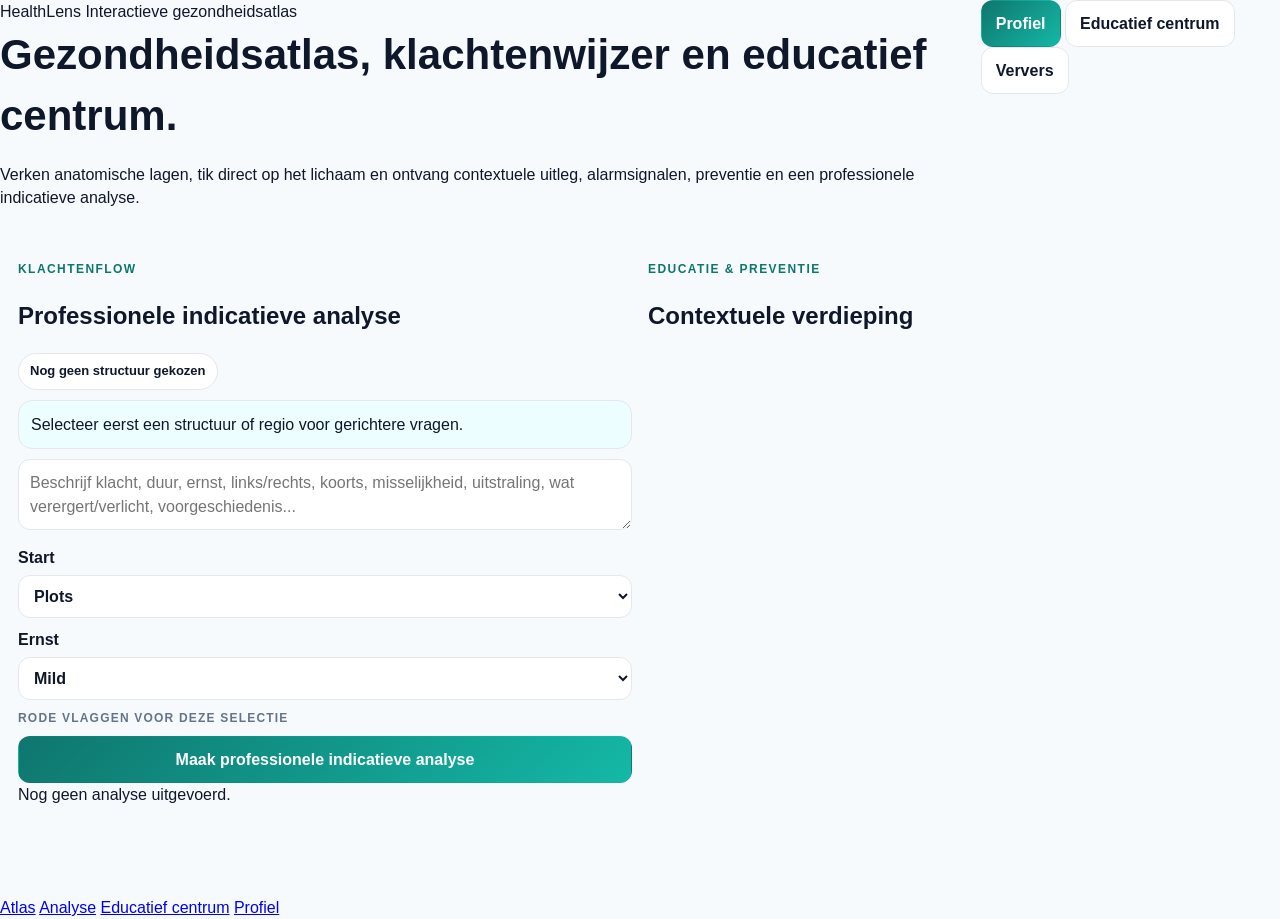
<file: stage1o.html>
<!doctype html>
<html lang="nl">
<head>
  <meta charset="utf-8" />
  <meta name="viewport" content="width=device-width, initial-scale=1, viewport-fit=cover" />
  <meta http-equiv="Cache-Control" content="no-store, no-cache, must-revalidate, max-age=0" />
  <meta http-equiv="Pragma" content="no-cache" />
  <meta http-equiv="Expires" content="-1" />
  <title>HealthLens</title>
  <link rel="icon" href="favicon.svg?v=1O-professional-health-atlas-20260705" type="image/svg+xml" />
  <link rel="stylesheet" href="styles.css?v=1O-professional-health-atlas-20260705" />
</head>
<body>
<div class="app-shell">
  <header class="hero">
    <div>
      <div class="brand-row">
        <span class="brand">HealthLens</span>
        <span class="tag">Interactieve gezondheidsatlas</span>
      </div>
      <h1>Gezondheidsatlas, klachtenwijzer en educatief centrum.</h1>
      <p>Verken anatomische lagen, tik direct op het lichaam en ontvang contextuele uitleg, alarmsignalen, preventie en een professionele indicatieve analyse.</p>
    </div>
    <div class="hero-actions">
      <button id="profileBtn" class="btn primary">Profiel</button>
      <button id="educationCenterBtn" class="btn">Educatief centrum</button>
      <button id="refreshBtn" class="btn">Ververs</button>
    </div>
  </header>

  <section id="profileSheet" class="sheet hidden">
    <div class="sheet-card">
      <div class="sheet-head">
        <div>
          <div class="eyebrow">Persoonlijke context</div>
          <h2>Stem HealthLens op de gebruiker af</h2>
        </div>
        <button id="closeProfile" class="icon-btn">×</button>
      </div>
      <form id="profileForm" class="profile-grid">
        <label>Leeftijd<input id="age" type="number" min="0" max="120" placeholder="Bijv. 42"></label>
        <label>Geslacht<select id="sex"><option value="prefer-not">Zeg ik liever niet</option><option value="female">Vrouw</option><option value="male">Man</option><option value="other">Anders</option></select></label>
        <label>Achtergrond / afkomst<select id="background"><option value="prefer-not">Zeg ik liever niet</option><option value="european">Europees / wit</option><option value="african">Afrikaans / Afro-Caribisch / zwart</option><option value="mena">Midden-Oosters / Noord-Afrikaans</option><option value="south-asian">Zuid-Aziatisch</option><option value="east-asian">Oost-Aziatisch</option><option value="se-asian">Zuidoost-Aziatisch</option><option value="latin">Latijns-Amerikaans / gemengd</option><option value="other">Anders / gemengd</option></select></label>
        <label>Taal<select id="language"><option value="nl">Nederlands</option><option value="en">English</option><option value="de">Deutsch</option><option value="fr">Français</option><option value="es">Español</option></select></label>
        <label>Atlasweergave<select id="displaySex"><option value="male">Man</option><option value="female">Vrouw — referentie volgt</option></select></label>
        <label>Gebruikerstype<select id="ageMode"><option value="adult">Volwassene</option><option value="child">Kind / tiener</option></select></label>
        <div class="note full"><strong>Waarom deze gegevens?</strong><br>Deze context helpt om klachten, risico’s en uitleg beter toe te spitsen. De gegevens blijven lokaal op dit apparaat. Atlasbeelden zijn educatief; echte gebruikerfoto’s, AR en uploads blijven privacygevoelig.</div>
        <div class="profile-actions full">
          <button class="btn primary" type="submit">Opslaan en doorgaan</button>
          <button id="resetProfile" class="btn" type="button">Wissen</button>
        </div>
      </form>
    </div>
  </section>

  <main class="main-layout">
    <section class="panel atlas-panel" id="atlas">
      <div class="panel-head">
        <div>
          <div class="eyebrow">Atlas Studio</div>
          <h2 id="activeLayerTitle">Lichaam</h2>
          <p id="activeLayerSubtitle">Tik op het lichaam. De app selecteert de relevante regio of structuur zonder zichtbare selectierondjes.</p>
        </div>
        <div class="viewer-actions">
          <button id="zoomOut" class="btn small">−</button>
          <button id="zoomIn" class="btn small">+</button>
          <button id="resetView" class="btn small">Reset</button>
        </div>
      </div>

      <div class="status-strip">
        <span class="status ok">Atlas Studio: geen blur</span>
        <span class="status">SafeBlur alleen voor AR/foto’s/uploads</span>
        <span id="profileBadge" class="status">Profiel nog niet ingesteld</span>
        <span id="selectionStatus" class="status">Geen selectie</span>
      </div>

      <div id="layerTabs" class="layer-tabs"></div>

      <div class="atlas-layout">
        <div class="viewer-card">
          <div class="viewer-toolbar">
            <div id="selectionTrail">Lichaam · geen selectie</div>
            <div class="search-box">
              <input id="searchInput" placeholder="Zoek hart, lever, longen, knie, plassen...">
              <div id="searchResults" class="search-results hidden"></div>
            </div>
          </div>

          <div id="viewer" class="viewer">
            <div id="panStage" class="pan-stage">
              <img id="atlasImage" src="assets/body_male.png" alt="HealthLens atlaslaag">
            </div>
            <div id="selectionOverlay" class="selection-overlay hidden">
              <div id="selectionLabel" class="selection-label"></div>
            </div>
            <div class="viewer-hint">Tik overal op het lichaam · sleep om te verplaatsen · gebruik +/− om te zoomen</div>
          </div>

          <div class="quick-pick">
            <div class="strip-title">Snelle regio’s</div>
            <div id="regionShortcuts" class="chip-row"></div>
          </div>

          <div class="structure-strip">
            <div class="strip-title">Structuren in deze laag</div>
            <div id="structureChips" class="chip-row"></div>
          </div>
        </div>

        <aside class="detail-card">
          <div class="eyebrow">Overlay informatie</div>
          <h3 id="detailTitle">Geen selectie</h3>
          <p id="detailSummary">Tik op het lichaam of kies een structuur. De informatie blijft naast de atlas zichtbaar.</p>
          <div id="detailTabs" class="detail-tabs"></div>
          <div id="detailBody" class="detail-body"></div>
          <div class="quick-actions">
            <button id="useInFlow" class="btn primary">Gebruik in klachtenflow</button>
            <button id="openInfoModal" class="btn">Vergroot kaart</button>
          </div>
        </aside>
      </div>
    </section>

    <section class="panel two-col" id="analysis">
      <div class="panel-section">
        <div class="eyebrow">Klachtenflow</div>
        <h2>Professionele indicatieve analyse</h2>
        <div id="selectedChip" class="selected-chip">Nog geen structuur gekozen</div>
        <div id="guidedQuestions" class="question-box">Selecteer eerst een structuur of regio voor gerichtere vragen.</div>
        <textarea id="symptomText" placeholder="Beschrijf klacht, duur, ernst, links/rechts, koorts, misselijkheid, uitstraling, wat verergert/verlicht, voorgeschiedenis..."></textarea>
        <div class="field-row">
          <label>Start<select id="timeline"><option value="sudden">Plots</option><option value="hours">Uren</option><option value="days">Dagen</option><option value="weeks">Weken</option><option value="months">Maanden</option></select></label>
          <label>Ernst<select id="severity"><option value="mild">Mild</option><option value="moderate">Matig</option><option value="severe">Ernstig</option></select></label>
        </div>
        <div class="strip-title">Rode vlaggen voor deze selectie</div>
        <div id="redFlags" class="chip-row"></div>
        <button id="analyzeBtn" class="btn primary wide">Maak professionele indicatieve analyse</button>
        <div id="analysisResult" class="analysis-result empty">Nog geen analyse uitgevoerd.</div>
      </div>

      <div class="panel-section">
        <div class="eyebrow">Educatie & preventie</div>
        <h2>Contextuele verdieping</h2>
        <div id="educationPanel" class="stack"></div>
      </div>
    </section>

    <section class="panel" id="knowledge">
      <div class="panel-head simple"><div><div class="eyebrow">Educatief centrum</div><h2>Gezondheid, anatomie en preventie</h2></div></div>
      <div id="knowledgeFilters" class="chip-row"></div>
      <div id="knowledgeCards" class="knowledge-grid"></div>
    </section>
  </main>

  <section id="infoModal" class="sheet hidden">
    <div class="sheet-card large">
      <div class="sheet-head">
        <div><div class="eyebrow">Detailkaart</div><h2 id="modalTitle">Structuur</h2></div>
        <button id="closeModal" class="icon-btn">×</button>
      </div>
      <div id="modalBody" class="detail-body"></div>
    </div>
  </section>

  <section id="educationModal" class="sheet hidden">
    <div class="sheet-card large">
      <div class="sheet-head">
        <div><div class="eyebrow">Educatief centrum</div><h2>Leren, begrijpen en oefenen</h2></div>
        <button id="closeEducationModal" class="icon-btn">×</button>
      </div>
      <div id="educationCenterBody" class="education-center-grid"></div>
    </div>
  </section>

  <nav class="bottom-nav">
    <a href="#atlas">Atlas</a>
    <a href="#analysis">Analyse</a>
    <a href="#knowledge">Educatief centrum</a>
    <a href="#" id="navProfile">Profiel</a>
  </nav>
</div>
<script src="app.js?v=1O-professional-health-atlas-20260705"></script>
</body></html>
</file>
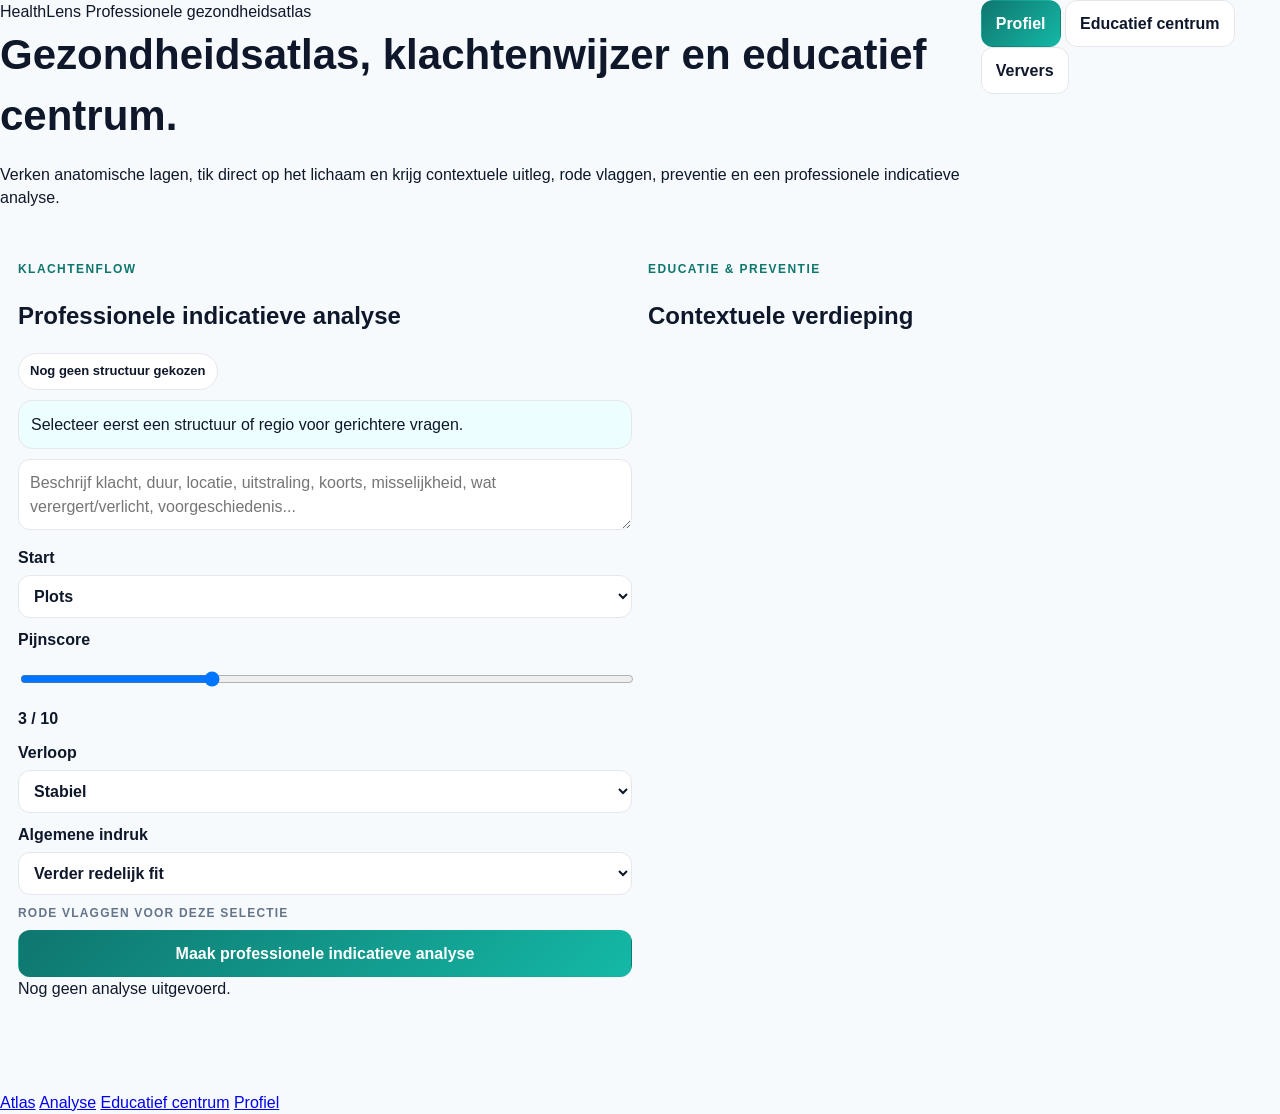
<file: stage1p.html>
<!doctype html>
<html lang="nl">
<head>
  <meta charset="utf-8" />
  <meta name="viewport" content="width=device-width, initial-scale=1, viewport-fit=cover" />
  <meta http-equiv="Cache-Control" content="no-store, no-cache, must-revalidate, max-age=0" />
  <meta http-equiv="Pragma" content="no-cache" />
  <meta http-equiv="Expires" content="-1" />
  <title>HealthLens</title>
  <link rel="icon" href="favicon.svg?v=1P-final-working-atlas-20260706" type="image/svg+xml" />
  <link rel="stylesheet" href="styles.css?v=1P-final-working-atlas-20260706" />
</head>
<body>
<div class="app-shell">
  <header class="hero">
    <div>
      <div class="brand-row">
        <span class="brand">HealthLens</span>
        <span class="tag">Professionele gezondheidsatlas</span>
      </div>
      <h1>Gezondheidsatlas, klachtenwijzer en educatief centrum.</h1>
      <p>Verken anatomische lagen, tik direct op het lichaam en krijg contextuele uitleg, rode vlaggen, preventie en een professionele indicatieve analyse.</p>
    </div>
    <div class="hero-actions">
      <button id="profileBtn" class="btn primary">Profiel</button>
      <button id="educationCenterBtn" class="btn">Educatief centrum</button>
      <button id="refreshBtn" class="btn">Ververs</button>
    </div>
  </header>

  <section id="profileSheet" class="sheet hidden">
    <div class="sheet-card">
      <div class="sheet-head">
        <div>
          <div class="eyebrow">Persoonlijke context</div>
          <h2>Stem HealthLens op de gebruiker af</h2>
        </div>
        <button id="closeProfile" class="icon-btn">×</button>
      </div>
      <form id="profileForm" class="profile-grid">
        <label>Leeftijd
          <input id="age" type="number" min="0" max="120" placeholder="Bijv. 42">
        </label>
        <label>Geslacht
          <select id="sex">
            <option value="prefer-not">Zeg ik liever niet</option>
            <option value="female">Vrouw</option>
            <option value="male">Man</option>
            <option value="other">Anders</option>
          </select>
        </label>
        <label>Achtergrond / afkomst
          <select id="background">
            <option value="prefer-not">Zeg ik liever niet</option>
            <option value="european">Europees / wit</option>
            <option value="african">Afrikaans / Afro-Caribisch / zwart</option>
            <option value="mena">Midden-Oosters / Noord-Afrikaans</option>
            <option value="south-asian">Zuid-Aziatisch</option>
            <option value="east-asian">Oost-Aziatisch</option>
            <option value="se-asian">Zuidoost-Aziatisch</option>
            <option value="latin">Latijns-Amerikaans / gemengd</option>
            <option value="other">Anders / gemengd</option>
          </select>
        </label>
        <label>Taal
          <select id="language">
            <option value="nl">Nederlands</option>
            <option value="en">English</option>
            <option value="de">Deutsch</option>
            <option value="fr">Français</option>
            <option value="es">Español</option>
          </select>
        </label>
        <label>Atlasweergave
          <select id="displaySex">
            <option value="male">Man</option>
            <option value="female">Vrouw</option>
            <option value="neutral">Neutraal</option>
          </select>
        </label>
        <label>Gebruikerstype
          <select id="ageMode">
            <option value="adult">Volwassene</option>
            <option value="teen">Tiener</option>
            <option value="child">Kind</option>
            <option value="older">Oudere volwassene</option>
          </select>
        </label>
        <label>Atlas detailniveau
          <select id="detailLevel">
            <option value="simple">Eenvoudig</option>
            <option value="standard" selected>Standaard</option>
            <option value="expert">Uitgebreid</option>
          </select>
        </label>
        <label>Focus
          <select id="healthFocus">
            <option value="general">Algemeen</option>
            <option value="prevention">Preventie</option>
            <option value="firstaid">Eerste hulp</option>
            <option value="learning">Leren</option>
            <option value="symptoms">Klachten</option>
          </select>
        </label>
        <div class="note full">
          <strong>Waarom deze gegevens?</strong><br>
          Leeftijd, geslacht en achtergrond kunnen invloed hebben op risico’s, huidbeelden en hoe klachten zich presenteren. HealthLens gebruikt dit alleen om uitleg en indicatieve duiding beter af te stemmen. Het is nooit een harde diagnosefactor.
        </div>
        <div class="profile-actions full">
          <button class="btn primary" type="submit">Opslaan en doorgaan</button>
          <button id="resetProfile" class="btn" type="button">Wissen</button>
        </div>
      </form>
    </div>
  </section>

  <main class="main-layout">
    <section class="panel atlas-panel" id="atlas">
      <div class="panel-head">
        <div>
          <div class="eyebrow">Atlas Studio</div>
          <h2 id="activeLayerTitle">Lichaam</h2>
          <p id="activeLayerSubtitle">Tik op het lichaam. HealthLens selecteert de relevante regio of structuur zonder zichtbare rondjes.</p>
        </div>
        <div class="viewer-actions">
          <button id="zoomOut" class="btn small">−</button>
          <button id="zoomIn" class="btn small">+</button>
          <button id="resetView" class="btn small">Reset</button>
        </div>
      </div>

      <div class="status-strip">
        <span class="status ok">Atlas Studio: geen blur</span>
        <span class="status">SafeBlur alleen voor AR/foto’s/uploads</span>
        <span id="profileBadge" class="status">Profiel nog niet ingesteld</span>
        <span id="selectionStatus" class="status">Geen selectie</span>
      </div>

      <div id="layerTabs" class="layer-tabs"></div>

      <div class="atlas-layout">
        <div class="viewer-card">
          <div class="viewer-toolbar">
            <div id="selectionTrail">Lichaam · geen selectie</div>
            <div class="search-box">
              <input id="searchInput" placeholder="Zoek hart, lever, longen, knie, plassen...">
              <div id="searchResults" class="search-results hidden"></div>
            </div>
          </div>

          <div id="viewer" class="viewer">
            <div id="panStage" class="pan-stage">
              <img id="atlasImage" src="assets/body_male.png" alt="HealthLens atlaslaag">
              <div id="profileTint" class="profile-tint"></div>
              <div id="profileBodyOverlay" class="profile-body-overlay"></div>
            </div>
            <div id="selectionOverlay" class="selection-overlay hidden">
              <div id="selectionLabel" class="selection-label"></div>
            </div>
            <div class="viewer-hint">Tik overal op het lichaam · sleep om te verplaatsen · +/− om te zoomen</div>
          </div>

          <div class="quick-pick">
            <div class="strip-title">Snelle regio’s</div>
            <div id="regionShortcuts" class="chip-row"></div>
          </div>

          <div class="structure-strip">
            <div class="strip-title">Structuren in deze laag</div>
            <div id="structureChips" class="chip-row"></div>
          </div>
        </div>

        <aside class="detail-card">
          <div class="eyebrow">Overlay informatie</div>
          <h3 id="detailTitle">Geen selectie</h3>
          <p id="detailSummary">Tik op het lichaam of kies een structuur. De informatie blijft naast de atlas zichtbaar.</p>
          <div id="detailTabs" class="detail-tabs"></div>
          <div id="detailBody" class="detail-body"></div>
          <div class="quick-actions">
            <button id="useInFlow" class="btn primary">Gebruik in klachtenflow</button>
            <button id="openInfoModal" class="btn">Vergroot kaart</button>
          </div>
        </aside>
      </div>
    </section>

    <section class="panel two-col" id="analysis">
      <div class="panel-section">
        <div class="eyebrow">Klachtenflow</div>
        <h2>Professionele indicatieve analyse</h2>
        <div id="selectedChip" class="selected-chip">Nog geen structuur gekozen</div>
        <div id="guidedQuestions" class="question-box">Selecteer eerst een structuur of regio voor gerichtere vragen.</div>
        <textarea id="symptomText" placeholder="Beschrijf klacht, duur, locatie, uitstraling, koorts, misselijkheid, wat verergert/verlicht, voorgeschiedenis..."></textarea>
        <div class="field-row">
          <label>Start
            <select id="timeline">
              <option value="sudden">Plots</option>
              <option value="hours">Uren</option>
              <option value="days">Dagen</option>
              <option value="weeks">Weken</option>
              <option value="months">Maanden</option>
            </select>
          </label>
          <label>Pijnscore
            <input id="painScore" type="range" min="0" max="10" value="3">
            <span id="painScoreLabel">3 / 10</span>
          </label>
        </div>
        <div class="field-row">
          <label>Verloop
            <select id="course">
              <option value="stable">Stabiel</option>
              <option value="worse">Wordt erger</option>
              <option value="better">Wordt beter</option>
              <option value="recurrent">Komt terug in aanvallen</option>
            </select>
          </label>
          <label>Algemene indruk
            <select id="generalState">
              <option value="well">Verder redelijk fit</option>
              <option value="limited">Duidelijk beperkt</option>
              <option value="ill">Ziek / niet zichzelf</option>
              <option value="uncertain">Weet ik niet</option>
            </select>
          </label>
        </div>
        <div class="strip-title">Rode vlaggen voor deze selectie</div>
        <div id="redFlags" class="chip-row"></div>
        <button id="analyzeBtn" class="btn primary wide">Maak professionele indicatieve analyse</button>
        <div id="analysisResult" class="analysis-result empty">Nog geen analyse uitgevoerd.</div>
      </div>

      <div class="panel-section">
        <div class="eyebrow">Educatie & preventie</div>
        <h2>Contextuele verdieping</h2>
        <div id="educationPanel" class="stack"></div>
      </div>
    </section>

    <section class="panel" id="knowledge">
      <div class="panel-head simple">
        <div>
          <div class="eyebrow">Educatief centrum</div>
          <h2>Gezondheid, anatomie en preventie</h2>
        </div>
      </div>
      <div id="knowledgeFilters" class="chip-row"></div>
      <div id="knowledgeCards" class="knowledge-grid"></div>
    </section>
  </main>

  <section id="infoModal" class="sheet hidden">
    <div class="sheet-card large">
      <div class="sheet-head">
        <div><div class="eyebrow">Detailkaart</div><h2 id="modalTitle">Structuur</h2></div>
        <button id="closeModal" class="icon-btn">×</button>
      </div>
      <div id="modalBody" class="detail-body"></div>
    </div>
  </section>

  <section id="educationModal" class="sheet hidden">
    <div class="sheet-card large">
      <div class="sheet-head">
        <div><div class="eyebrow">Educatief centrum</div><h2>Leren, begrijpen en oefenen</h2></div>
        <button id="closeEducationModal" class="icon-btn">×</button>
      </div>
      <div id="educationCenterBody" class="education-center-grid"></div>
    </div>
  </section>

  <nav class="bottom-nav">
    <a href="#atlas">Atlas</a>
    <a href="#analysis">Analyse</a>
    <a href="#knowledge">Educatief centrum</a>
    <a href="#" id="navProfile">Profiel</a>
  </nav>
</div>
<script src="app.js?v=1P-final-working-atlas-20260706"></script>
</body>
</html>
</file>
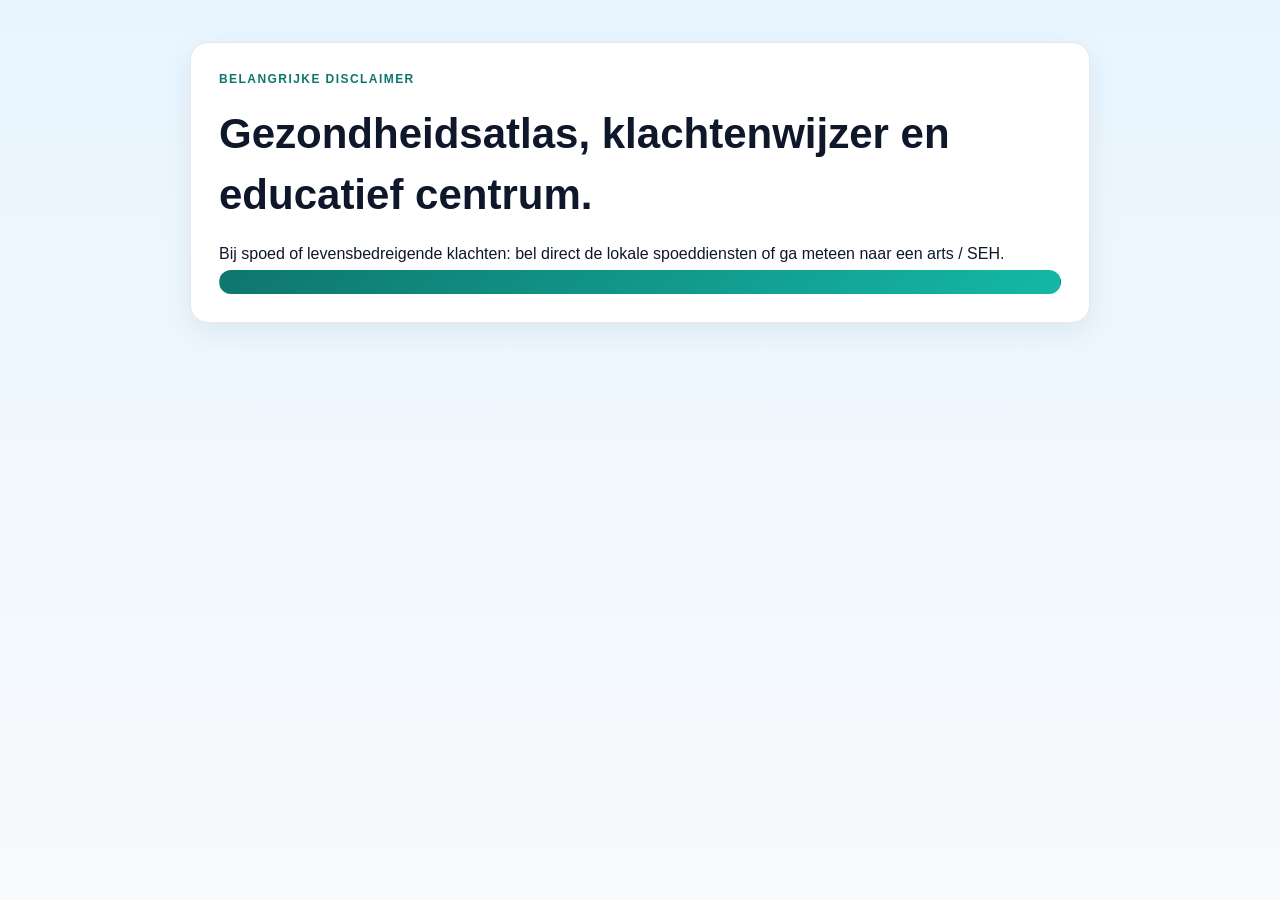
<file: stage1q.html>
<!doctype html>
<html lang="nl">
<head>
  <meta charset="utf-8" />
  <meta name="viewport" content="width=device-width, initial-scale=1, viewport-fit=cover" />
  <meta http-equiv="Cache-Control" content="no-store, no-cache, must-revalidate, max-age=0" />
  <meta http-equiv="Pragma" content="no-cache" />
  <meta http-equiv="Expires" content="-1" />
  <title>HealthLens</title>
  <link rel="icon" href="favicon.svg?v=1Q-multilingual-static-atlas-20260706" type="image/svg+xml" />
  <link rel="stylesheet" href="styles.css?v=1Q-multilingual-static-atlas-20260706" />
</head>
<body>
<div id="disclaimerGate" class="gate">
  <div class="gate-card">
    <div class="eyebrow" data-i18n="disclaimerTitle">Belangrijke disclaimer</div>
    <h1 data-i18n="title">Gezondheidsatlas, klachtenwijzer en educatief centrum.</h1>
    <p data-i18n="disclaimer1"></p>
    <p data-i18n="disclaimer2"></p>
    <p data-i18n="disclaimer3"></p>
    <div class="disclaimer-warning">Bij spoed of levensbedreigende klachten: bel direct de lokale spoeddiensten of ga meteen naar een arts / SEH.</div>
    <button id="acceptDisclaimer" class="btn primary wide" data-i18n="agree"></button>
  </div>
</div>

<div class="app-shell hidden" id="appShell">
  <header class="hero">
    <div>
      <div class="brand-row"><span class="brand">HealthLens</span><span class="tag">Multilingual Atlas</span></div>
      <h1 data-i18n="title"></h1>
      <p data-i18n="subtitle"></p>
    </div>
    <div class="hero-actions">
      <button id="profileBtn" class="btn primary" data-i18n="profile"></button>
      <button id="educationBtn" class="btn" data-i18n="education"></button>
      <button id="refreshBtn" class="btn" data-i18n="refresh"></button>
    </div>
  </header>

  <section id="profileSheet" class="sheet hidden">
    <div class="sheet-card">
      <div class="sheet-head"><div><div class="eyebrow">Persoonlijke context</div><h2>Stem HealthLens op de gebruiker af</h2></div><button id="closeProfile" class="icon-btn">×</button></div>
      <form id="profileForm" class="profile-grid">
        <label>Leeftijd<input id="age" type="number" min="0" max="120" placeholder="Bijv. 42"></label>
        <label>Geslacht<select id="sex"><option value="prefer-not">Zeg ik liever niet</option><option value="female">Vrouw</option><option value="male">Man</option><option value="other">Anders</option></select></label>
        <label>Achtergrond / afkomst<select id="background"><option value="prefer-not">Zeg ik liever niet</option><option value="european">Europees / wit</option><option value="african">Afrikaans / Afro-Caribisch / zwart</option><option value="mena">Midden-Oosters / Noord-Afrikaans</option><option value="south-asian">Zuid-Aziatisch</option><option value="east-asian">Oost-Aziatisch</option><option value="se-asian">Zuidoost-Aziatisch</option><option value="latin">Latijns-Amerikaans / gemengd</option><option value="other">Anders / gemengd</option></select></label>
        <label>Taal<select id="language"></select></label>
        <label>Atlasweergave<select id="displaySex"><option value="male">Man</option><option value="female">Vrouw</option><option value="neutral">Neutraal</option></select></label>
        <label>Gebruikerstype<select id="ageMode"><option value="adult">Volwassene</option><option value="teen">Tiener</option><option value="child">Kind</option><option value="older">Oudere volwassene</option></select></label>
        <label>Atlas detailniveau<select id="detailLevel"><option value="simple">Eenvoudig</option><option value="standard" selected>Standaard</option><option value="expert">Uitgebreid</option></select></label>
        <label>Focus<select id="healthFocus"><option value="general">Algemeen</option><option value="prevention">Preventie</option><option value="firstaid">Eerste hulp</option><option value="learning">Leren</option><option value="symptoms">Klachten</option></select></label>
        <div class="note full"><strong>Waarom deze gegevens?</strong><br>Leeftijd, geslacht en achtergrond kunnen invloed hebben op hoe klachten zich presenteren en hoe huidbeelden worden beoordeeld. HealthLens gebruikt dit uitsluitend om informatie en indicatieve duiding beter toe te spitsen. Het blijft altijd een hulpmiddel.</div>
        <div class="profile-actions full"><button class="btn primary" type="submit" data-i18n="save"></button><button id="resetProfile" type="button" class="btn">Wissen</button></div>
      </form>
    </div>
  </section>

  <main class="main-layout">
    <section class="panel atlas-panel" id="atlas">
      <div class="panel-head"><div><div class="eyebrow" data-i18n="atlas"></div><h2 id="activeLayerTitle">Lichaam</h2><p id="activeLayerSubtitle">Statische, gecentreerde atlasweergave afgestemd op de gebruiker.</p></div></div>
      <div class="status-strip"><span class="status ok">Atlas Studio: geen blur</span><span class="status">SafeBlur alleen voor AR/foto’s/uploads</span><span id="profileBadge" class="status">Profiel nog niet ingesteld</span><span id="selectionStatus" class="status" data-i18n="noSel"></span></div>
      <div id="layerTabs" class="layer-tabs"></div>
      <div class="atlas-layout">
        <div class="viewer-card">
          <div class="viewer-toolbar"><div id="selectionTrail">Lichaam · geen selectie</div><div class="search-box"><input id="searchInput" data-i18n-placeholder="search" placeholder="Zoek hart, lever, longen, knie, plassen..."><div id="searchResults" class="search-results hidden"></div></div></div>
          <div class="viewer-static" id="viewerStatic">
            <div class="atlas-frame" id="atlasFrame">
              <img id="atlasImage" src="assets/body.png" alt="HealthLens atlaslaag">
              <svg id="regionOverlay" viewBox="0 0 100 100" preserveAspectRatio="none"></svg>
              <div id="selectionLabel" class="selection-label hidden"></div>
              <div id="profileTone" class="profile-tone"></div>
              <div id="profileModesty" class="profile-modesty hidden"></div>
            </div>
          </div>
          <div class="quick-pick"><div class="strip-title" data-i18n="regions"></div><div id="regionShortcuts" class="chip-row"></div></div>
          <div class="structure-strip"><div class="strip-title" data-i18n="structures"></div><div id="structureChips" class="chip-row"></div></div>
        </div>
        <aside class="detail-card">
          <div class="eyebrow" data-i18n="detail"></div>
          <h3 id="detailTitle">Geen selectie</h3>
          <p id="detailSummary">Selecteer een regio, orgaan, spiergroep of bot in de gekozen laag.</p>
          <div id="detailTabs" class="detail-tabs"></div>
          <div id="detailBody" class="detail-body"></div>
          <div class="quick-actions"><button id="useInFlow" class="btn primary" data-i18n="useFlow"></button><button id="openInfoModal" class="btn" data-i18n="more"></button></div>
        </aside>
      </div>
    </section>

    <section class="panel two-col" id="analysis">
      <div class="panel-section">
        <div class="eyebrow" data-i18n="complaints"></div>
        <h2 data-i18n="analysis"></h2>
        <div id="selectedChip" class="selected-chip">Nog geen structuur gekozen</div>
        <div id="guidedQuestions" class="question-box">Selecteer eerst een structuur of regio voor gerichtere vragen.</div>
        <textarea id="symptomText" placeholder="Beschrijf klacht, duur, locatie, uitstraling, koorts, misselijkheid, wat verergert/verlicht, voorgeschiedenis..."></textarea>
        <div class="field-row"><label><span data-i18n="start"></span><select id="timeline"><option value="sudden">Plots</option><option value="hours">Uren</option><option value="days">Dagen</option><option value="weeks">Weken</option><option value="months">Maanden</option></select></label><label><span data-i18n="pain"></span><input id="painScore" type="range" min="0" max="10" value="3"><span id="painLabel">3 / 10</span></label></div>
        <div class="field-row"><label><span data-i18n="course"></span><select id="course"><option value="stable">Stabiel</option><option value="worse">Wordt erger</option><option value="better">Wordt beter</option><option value="recurrent">Komt terug</option></select></label><label><span data-i18n="general"></span><select id="generalState"><option value="well">Verder redelijk fit</option><option value="limited">Duidelijk beperkt</option><option value="ill">Ziek / niet zichzelf</option><option value="uncertain">Weet ik niet</option></select></label></div>
        <div class="strip-title" data-i18n="redflags"></div>
        <div id="redFlags" class="chip-row"></div>
        <button id="analyzeBtn" class="btn primary wide" data-i18n="analyze"></button>
        <div id="analysisResult" class="analysis-result empty">Nog geen analyse uitgevoerd.</div>
      </div>
      <div class="panel-section"><div class="eyebrow">Educatie & preventie</div><h2>Contextuele verdieping</h2><div id="educationPanel" class="stack"></div></div>
    </section>

    <section class="panel" id="knowledge"><div class="panel-head simple"><div><div class="eyebrow" data-i18n="education"></div><h2>Gezondheid, anatomie en preventie</h2></div></div><div id="knowledgeFilters" class="chip-row"></div><div id="knowledgeCards" class="knowledge-grid"></div></section>
  </main>

  <section id="infoModal" class="sheet hidden"><div class="sheet-card large"><div class="sheet-head"><div><div class="eyebrow">Detailkaart</div><h2 id="modalTitle">Structuur</h2></div><button id="closeModal" class="icon-btn">×</button></div><div id="modalBody" class="detail-body"></div></div></section>
  <section id="educationModal" class="sheet hidden"><div class="sheet-card large"><div class="sheet-head"><div><div class="eyebrow" data-i18n="education"></div><h2>Leren, begrijpen en oefenen</h2></div><button id="closeEducationModal" class="icon-btn">×</button></div><div id="educationCenterBody" class="knowledge-grid"></div></div></section>
  <nav class="bottom-nav"><a href="#atlas">Atlas</a><a href="#analysis">Analyse</a><a href="#knowledge" data-i18n="education"></a><a href="#" id="navProfile" data-i18n="profile"></a></nav>
</div>
<script src="app.js?v=1Q-multilingual-static-atlas-20260706"></script>
</body></html>
</file>
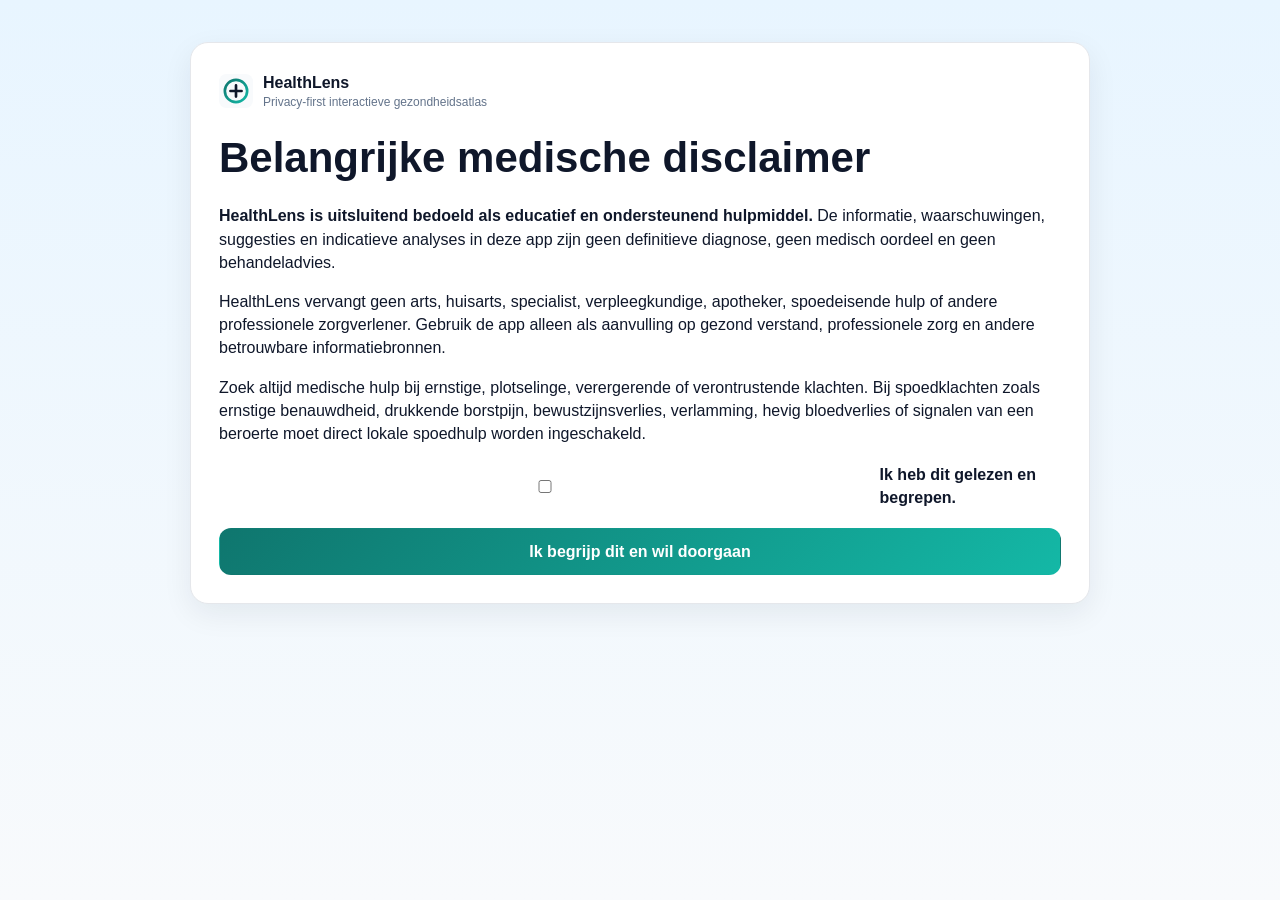
<file: stage1r.html>
<!doctype html>
<html lang="nl" data-theme="light">
<head>
  <meta charset="utf-8"/>
  <meta name="viewport" content="width=device-width,initial-scale=1,viewport-fit=cover"/>
  <meta http-equiv="Cache-Control" content="no-store, no-cache, must-revalidate, max-age=0"/>
  <meta http-equiv="Pragma" content="no-cache"/>
  <meta http-equiv="Expires" content="-1"/>
  <title>HealthLens</title>
  <link rel="icon" type="image/svg+xml" href="favicon.svg?v=1R-claude-enhanced-static-atlas-20260706"/>
  <link rel="stylesheet" href="styles.css?v=1R-claude-enhanced-static-atlas-20260706"/>
</head>
<body>
<div id="disclaimerGate" class="gate">
  <div class="gate-card">
    <div class="brandline"><img src="favicon.svg" class="logo" alt=""><div><strong>HealthLens</strong><span>Privacy-first interactieve gezondheidsatlas</span></div></div>
    <h1>Belangrijke medische disclaimer</h1>
    <p><strong>HealthLens is uitsluitend bedoeld als educatief en ondersteunend hulpmiddel.</strong> De informatie, waarschuwingen, suggesties en indicatieve analyses in deze app zijn geen definitieve diagnose, geen medisch oordeel en geen behandeladvies.</p>
    <p>HealthLens vervangt geen arts, huisarts, specialist, verpleegkundige, apotheker, spoedeisende hulp of andere professionele zorgverlener. Gebruik de app alleen als aanvulling op gezond verstand, professionele zorg en andere betrouwbare informatiebronnen.</p>
    <p>Zoek altijd medische hulp bij ernstige, plotselinge, verergerende of verontrustende klachten. Bij spoedklachten zoals ernstige benauwdheid, drukkende borstpijn, bewustzijnsverlies, verlamming, hevig bloedverlies of signalen van een beroerte moet direct lokale spoedhulp worden ingeschakeld.</p>
    <label class="check"><input id="ackCheck" type="checkbox"> Ik heb dit gelezen en begrepen.</label>
    <button id="acceptDisclaimer" class="btn primary wide" disabled>Ik begrijp dit en wil doorgaan</button>
  </div>
</div>

<div id="app" class="app hidden">
  <header class="topbar">
    <div class="brandline small"><img src="favicon.svg" class="logo" alt=""><div><strong>HealthLens</strong><span id="versionBadge">Stage 1R</span></div></div>
    <nav class="tabs">
      <button class="tab active" data-tab="atlas">Atlas</button>
      <button class="tab" data-tab="complaints">Klachten</button>
      <button class="tab" data-tab="education">Educatief Centrum</button>
      <button class="tab" data-tab="profile">Profiel</button>
      <button class="tab" data-tab="privacy">Privacy</button>
      <button class="tab" data-tab="lab">AR/Lab</button>
    </nav>
    <div class="toolbar">
      <select id="language" aria-label="Taal"></select>
      <button id="themeToggle" class="icon-btn" title="Thema">◐</button>
      <button id="refreshBtn" class="icon-btn" title="Ververs">↻</button>
    </div>
  </header>

  <main>
    <section id="panel-atlas" class="panel active">
      <div class="hero card">
        <div>
          <div class="eyebrow">Atlas Studio</div>
          <h1>Statische, persoonlijke gezondheidsatlas</h1>
          <p>De atlasbeelden bewegen niet. Selectiegebieden zijn onzichtbaar tot je iets kiest; daarna licht de structuur op en werkt alles door naar uitleg, rode vlaggen en klachtenanalyse.</p>
        </div>
        <div class="status-stack">
          <span class="pill ok">Atlasbeelden: geen blur</span>
          <span class="pill">Echte foto/AR: privacygevoelig</span>
          <span id="profileStatus" class="pill">Profiel niet ingesteld</span>
        </div>
      </div>

      <div class="atlas-grid">
        <aside class="card side">
          <h3>Lagen</h3>
          <div id="layerList" class="layer-list"></div>
          <h3>Weergave-opties</h3>
          <label class="mini-label">Atlasmodus
            <select id="atlasMode">
              <option value="visual">Visuele atlas</option>
              <option value="clinical">Klinische kaartlaag</option>
            </select>
          </label>
          <label class="mini-label">Detailniveau
            <select id="atlasDetail">
              <option value="simple">Eenvoudig</option>
              <option value="standard" selected>Standaard</option>
              <option value="expert">Uitgebreid</option>
            </select>
          </label>
          <p class="small-muted">De klinische kaartlaag is geïnspireerd op Claude’s sterke SVG-aanpak, maar zonder bewegende atlas of blauwe rondjes.</p>
        </aside>

        <section class="card atlas-card">
          <div class="atlas-head">
            <div>
              <h2 id="layerTitle">Lichaam</h2>
              <p id="layerSubtitle">Normale lichaamsweergave afgestemd op profiel.</p>
            </div>
            <div id="selectedMini" class="pill">Geen selectie</div>
          </div>
          <div id="atlasFrame" class="atlas-frame">
            <img id="atlasImage" src="assets/body.png" alt="HealthLens atlas">
            <div id="profileTint" class="profile-tint"></div>
            <div id="modestyOverlay" class="modesty hidden"></div>
            <svg id="hitSvg" viewBox="0 0 100 100" preserveAspectRatio="none"></svg>
            <div id="selectionLabel" class="selection-label hidden"></div>
          </div>
          <p class="hint">Tik op de afbeelding of kies hieronder een structuur. De afbeelding blijft volledig in beeld en beweegt niet.</p>
          <div>
            <div class="strip-title">Structuren in deze laag</div>
            <div id="structureChips" class="chip-row"></div>
          </div>
        </section>

        <aside class="card detail">
          <div class="eyebrow">Overlay informatie</div>
          <h2 id="detailTitle">Selecteer een structuur</h2>
          <p id="detailSystem" class="muted"></p>
          <p id="detailSummary" class="muted">Kies een orgaan, bot, spiergroep, zenuw, regio of systeem.</p>
          <nav id="detailTabs" class="detail-tabs"></nav>
          <div id="detailBody" class="detail-body"></div>
          <button id="useInComplaint" class="btn primary wide">Gebruik in klachtenflow</button>
        </aside>
      </div>
    </section>

    <section id="panel-complaints" class="panel">
      <div class="two-col">
        <div class="card">
          <div class="eyebrow">Klachtenflow</div>
          <h2>Professionele indicatieve analyse</h2>
          <div id="complaintSelection" class="selected-chip">Nog geen atlasselectie</div>
          <div id="guidedQuestions" class="question-box">Selecteer een structuur in de atlas voor gerichtere vragen.</div>
          <label>Omschrijving
            <textarea id="symptomText" rows="5" placeholder="Beschrijf klacht, locatie, duur, uitstraling, koorts, misselijkheid, wat verergert/verlicht, voorgeschiedenis..."></textarea>
          </label>
          <div class="row">
            <label>Pijnscore <strong id="painVal">3</strong>/10
              <input type="range" id="painScore" min="0" max="10" value="3">
            </label>
            <label>Begin
              <select id="onset"><option value="sudden">Plots</option><option value="hours">Uren</option><option value="days">Dagen</option><option value="weeks">Weken</option><option value="months">Maanden</option></select>
            </label>
            <label>Verloop
              <select id="course"><option value="stable">Stabiel</option><option value="worse">Wordt erger</option><option value="better">Wordt beter</option><option value="bouts">Aanvallen</option></select>
            </label>
            <label>Algemene indruk
              <select id="impression"><option value="well">Redelijk fit</option><option value="limited">Duidelijk beperkt</option><option value="ill">Ziek / niet zichzelf</option><option value="unknown">Weet ik niet</option></select>
            </label>
          </div>
          <div class="strip-title">Dynamische rode vlaggen</div>
          <div id="redFlags" class="redflag-grid"></div>
          <button id="analyzeBtn" class="btn primary wide">Analyseer indicatief</button>
          <div id="analysisOutput" class="analysis-output empty">Nog geen analyse uitgevoerd.</div>
        </div>

        <div class="card">
          <div class="eyebrow">Context uit Claude + HealthLens</div>
          <h2>Waarom deze versie sterker is</h2>
          <div id="contextPanel" class="detail-body"></div>
        </div>
      </div>
    </section>

    <section id="panel-education" class="panel">
      <div class="card">
        <div class="eyebrow">Educatief Centrum</div>
        <h2>Modules voor leren, preventie en eerste hulp</h2>
        <div id="eduCards" class="cards"></div>
      </div>
    </section>

    <section id="panel-profile" class="panel">
      <div class="card">
        <div class="eyebrow">Profiel</div>
        <h2>Persoonlijke context</h2>
        <p class="muted">Alle gegevens blijven lokaal in je browser. Ze worden gebruikt om atlasweergave, waarschuwingen en context beter af te stemmen.</p>
        <div class="profile-grid">
          <label>Leeftijd<input id="p_age" type="number" min="0" max="120"></label>
          <label>Geslacht<select id="p_sex"><option value="">–</option><option value="female">Vrouw</option><option value="male">Man</option><option value="other">Anders</option><option value="prefer-not">Zeg ik liever niet</option></select></label>
          <label>Atlasweergave<select id="p_display"><option value="neutral">Neutraal</option><option value="female">Vrouw</option><option value="male">Man</option></select></label>
          <label>Achtergrond<select id="p_bg"><option value="">–</option><option value="european">Europees / wit</option><option value="african">Afrikaans / Afro-Caribisch</option><option value="mena">Midden-Oosters / Noord-Afrikaans</option><option value="south-asian">Zuid-Aziatisch</option><option value="east-asian">Oost-Aziatisch</option><option value="se-asian">Zuidoost-Aziatisch</option><option value="latin">Latijns-Amerikaans / gemengd</option><option value="other">Anders / gemengd</option><option value="prefer-not">Zeg ik liever niet</option></select></label>
          <label>Gebruikerstype<select id="p_type"><option value="adult">Volwassene</option><option value="older">Oudere volwassene</option><option value="teen">Tiener</option><option value="child">Kind</option></select></label>
          <label>Focus<select id="p_focus"><option value="general">Algemeen</option><option value="symptoms">Klachten</option><option value="prevention">Preventie</option><option value="firstaid">Eerste hulp</option><option value="learning">Leren</option></select></label>
          <label>Lengte (cm)<input id="p_height" type="number"></label>
          <label>Gewicht (kg)<input id="p_weight" type="number"></label>
        </div>
        <label>Bekende aandoeningen<textarea id="p_conditions" rows="2"></textarea></label>
        <label>Medicatie<textarea id="p_meds" rows="2"></textarea></label>
        <label>Allergieën<textarea id="p_allergies" rows="2"></textarea></label>
        <label>Familiegeschiedenis<textarea id="p_family" rows="2"></textarea></label>
        <div class="row spread">
          <button id="saveProfile" class="btn primary">Opslaan</button>
          <button id="exportProfile" class="btn">Exporteer JSON</button>
          <button id="clearProfile" class="btn danger">Wis profiel</button>
        </div>
        <p id="profileMsg" class="muted"></p>
      </div>
    </section>

    <section id="panel-privacy" class="panel">
      <div class="card">
        <div class="eyebrow">Privacydashboard</div>
        <h2>Lokale gegevens en controle</h2>
        <p>HealthLens werkt in dit prototype lokaal in de browser. Er is geen server, geen advertentieprofiel en geen automatische upload.</p>
        <ul>
          <li>Profielgegevens staan in localStorage.</li>
          <li>Atlasbeelden zijn educatief en worden niet geblurd.</li>
          <li>Echte foto’s, AR en uploads zijn privacygevoelig en moeten later SafeBlur gebruiken.</li>
          <li>Onder 16 worden intieme echte beelden niet verwerkt.</li>
        </ul>
        <h3>Opslaggebruik</h3>
        <div id="storageUsage" class="storage"></div>
        <div class="row spread">
          <button id="exportAll" class="btn primary">Exporteer alles</button>
          <button id="wipeAll" class="btn danger">Wis alle HealthLens-data</button>
        </div>
      </div>
    </section>

    <section id="panel-lab" class="panel">
      <div class="card">
        <div class="eyebrow">AR/Lab — optionele toekomstmodule</div>
        <h2>Claude’s AR-idee als gecontroleerde optie</h2>
        <p class="muted">Claude had een sterk idee voor een lokale houdingscheck met camera en pose-detectie. In deze versie staat het bewust als lab-optie, los van de stabiele atlas.</p>
        <div class="lab-box">
          <h3>Privacyregels voor AR</h3>
          <ul>
            <li>Altijd aparte toestemming.</li>
            <li>Verwerking lokaal op apparaat.</li>
            <li>Geen automatische upload.</li>
            <li>Geen diagnose.</li>
            <li>Kinderen/tieners: extra privacybescherming.</li>
          </ul>
          <button class="btn" disabled>AR-camera volgt later na aparte privacyreview</button>
        </div>
      </div>
    </section>
  </main>
</div>

<script src="medical-db.js?v=1R-claude-enhanced-static-atlas-20260706"></script>
<script src="app.js?v=1R-claude-enhanced-static-atlas-20260706"></script>
</body>
</html>
</file>
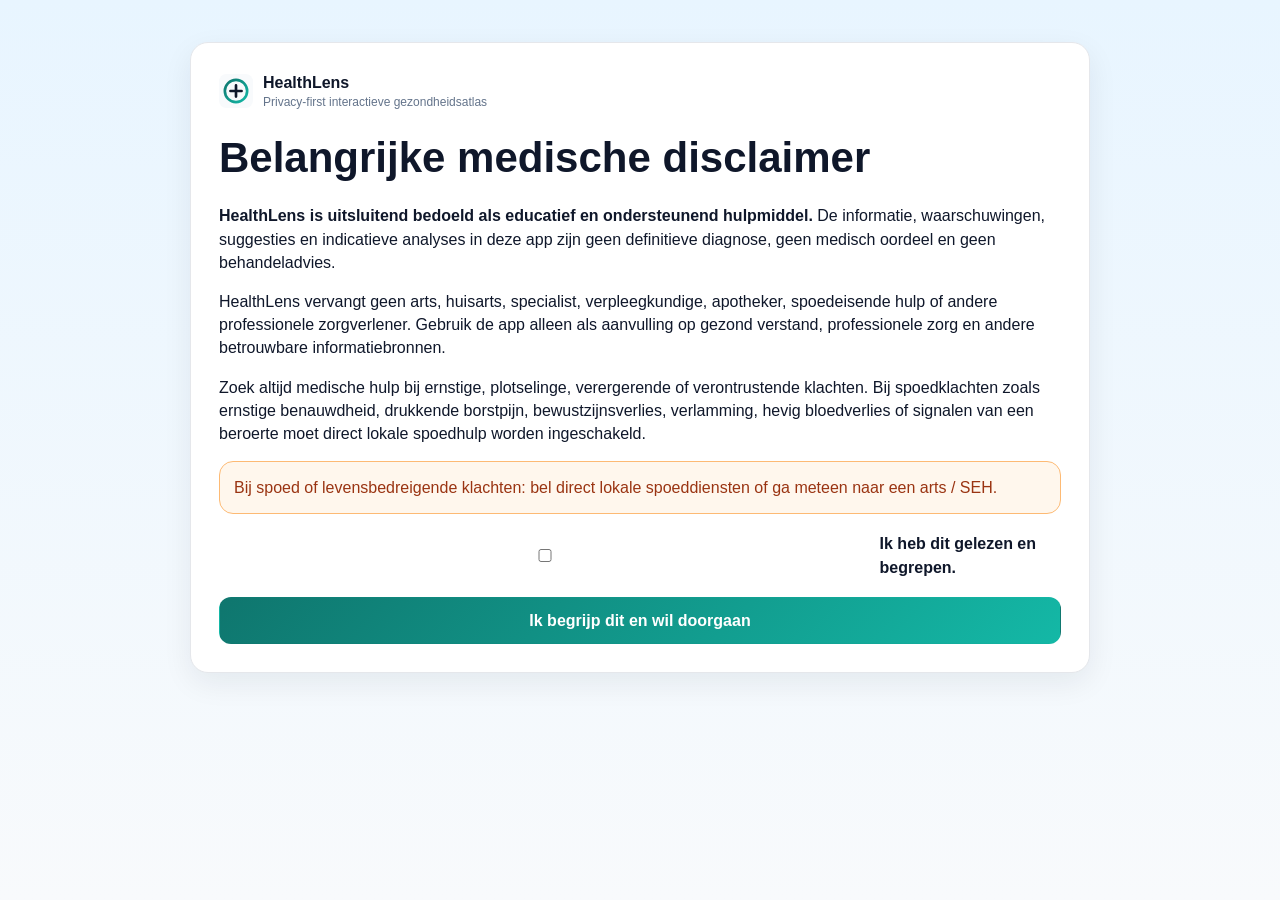
<file: stage1s.html>
<!doctype html>
<html lang="nl">
<head>
  <meta charset="utf-8"/>
  <meta name="viewport" content="width=device-width,initial-scale=1,viewport-fit=cover"/>
  <meta http-equiv="Cache-Control" content="no-store, no-cache, must-revalidate, max-age=0"/>
  <meta http-equiv="Pragma" content="no-cache"/>
  <meta http-equiv="Expires" content="-1"/>
  <title>HealthLens Stage 1S</title>
  <link rel="icon" type="image/svg+xml" href="favicon.svg?v=1S-fixed-integrated-atlas-20260706"/>
  <link rel="stylesheet" href="styles.css?v=1S-fixed-integrated-atlas-20260706"/>
</head>
<body>
<div id="disclaimerGate" class="gate">
  <div class="gate-card">
    <div class="brandline"><img src="favicon.svg" class="logo" alt=""><div><strong>HealthLens</strong><span>Privacy-first interactieve gezondheidsatlas</span></div></div>
    <h1>Belangrijke medische disclaimer</h1>
    <p><strong>HealthLens is uitsluitend bedoeld als educatief en ondersteunend hulpmiddel.</strong> De informatie, waarschuwingen, suggesties en indicatieve analyses in deze app zijn geen definitieve diagnose, geen medisch oordeel en geen behandeladvies.</p>
    <p>HealthLens vervangt geen arts, huisarts, specialist, verpleegkundige, apotheker, spoedeisende hulp of andere professionele zorgverlener. Gebruik de app alleen als aanvulling op gezond verstand, professionele zorg en andere betrouwbare informatiebronnen.</p>
    <p>Zoek altijd medische hulp bij ernstige, plotselinge, verergerende of verontrustende klachten. Bij spoedklachten zoals ernstige benauwdheid, drukkende borstpijn, bewustzijnsverlies, verlamming, hevig bloedverlies of signalen van een beroerte moet direct lokale spoedhulp worden ingeschakeld.</p>
    <div class="warning">Bij spoed of levensbedreigende klachten: bel direct lokale spoeddiensten of ga meteen naar een arts / SEH.</div>
    <label class="check"><input id="ackCheck" type="checkbox"> Ik heb dit gelezen en begrepen.</label>
    <button id="acceptDisclaimer" class="btn primary wide" disabled>Ik begrijp dit en wil doorgaan</button>
  </div>
</div>

<div id="app" class="app hidden">
  <header class="topbar">
    <div class="brandline small"><img src="favicon.svg" class="logo" alt=""><div><strong>HealthLens</strong><span>Stage 1S geïntegreerde atlas</span></div></div>
    <nav class="tabs">
      <button class="tab active" data-tab="atlas">Atlas</button>
      <button class="tab" data-tab="complaints">Klachten</button>
      <button class="tab" data-tab="education">Educatief Centrum</button>
      <button class="tab" data-tab="profile">Profiel</button>
      <button class="tab" data-tab="privacy">Privacy</button>
      <button class="tab" data-tab="lab">AR/Lab</button>
    </nav>
    <div class="toolbar">
      <select id="language" aria-label="Taal"></select>
      <button id="themeToggle" class="icon-btn">◐</button>
      <button id="refreshBtn" class="icon-btn">↻</button>
    </div>
  </header>

  <main>
    <section id="panel-atlas" class="panel active">
      <div class="hero card">
        <div>
          <div class="eyebrow">Atlas Studio</div>
          <h1>Statische, gecentreerde gezondheidsatlas</h1>
          <p>Geen bewegende atlas en geen zichtbare blauwe rondjes. Selecteer via de onzichtbare kaartlaag; het geselecteerde onderdeel licht op en stuurt alle andere onderdelen van de app aan.</p>
        </div>
        <div class="status-stack">
          <span class="pill ok">Atlasbeelden: geen blur</span>
          <span class="pill">Echte foto/AR: SafeBlur later</span>
          <span id="profileStatus" class="pill">Profiel niet ingesteld</span>
        </div>
      </div>

      <div class="atlas-grid">
        <aside class="card side">
          <h3>Lagen</h3>
          <div id="layerList" class="layer-list"></div>
          <h3>Snelle selectie</h3>
          <div id="quickList" class="chip-row"></div>
          <h3>Weergave</h3>
          <label class="mini-label">Selectielaag
            <select id="atlasMode">
              <option value="clean">Schoon</option>
              <option value="clinical">Klinische kaartlaag tonen</option>
            </select>
          </label>
          <label class="mini-label">Detailniveau
            <select id="atlasDetail">
              <option value="simple">Eenvoudig</option>
              <option value="standard" selected>Standaard</option>
              <option value="expert">Uitgebreid</option>
            </select>
          </label>
        </aside>

        <section class="card atlas-card">
          <div class="atlas-head">
            <div>
              <h2 id="layerTitle">Lichaam</h2>
              <p id="layerSubtitle">Buitenkant, huid en algemene regio’s.</p>
            </div>
            <div id="selectedMini" class="pill">Geen selectie</div>
          </div>

          <div id="atlasFrame" class="atlas-frame">
            <img id="atlasImage" src="assets/body.svg" alt="HealthLens atlas" onerror="this.style.display='none';document.getElementById('assetFallback').classList.remove('hidden')">
            <div id="assetFallback" class="asset-fallback hidden">Atlasafbeelding niet geladen — fallback actief</div>
            <div id="profileTint" class="profile-tint"></div>
            <div id="modestyOverlay" class="modesty hidden"></div>
            <svg id="hitSvg" viewBox="0 0 100 100" preserveAspectRatio="none"></svg>
            <div id="selectionLabel" class="selection-label hidden"></div>
          </div>
          <p class="hint">De atlas blijft volledig in beeld. Klik op een structuur of gebruik de knoppen hieronder.</p>
          <div>
            <div class="strip-title">Structuren in deze laag</div>
            <div id="structureChips" class="chip-row"></div>
          </div>
        </section>

        <aside class="card detail">
          <div class="eyebrow">Overlay informatie</div>
          <h2 id="detailTitle">Selecteer een structuur</h2>
          <p id="detailSystem" class="muted"></p>
          <p id="detailSummary" class="muted">Kies een orgaan, bot, spiergroep, zenuw, regio of systeem.</p>
          <nav id="detailTabs" class="detail-tabs"></nav>
          <div id="detailBody" class="detail-body"></div>
          <button id="useInComplaint" class="btn primary wide">Gebruik in klachtenflow</button>
        </aside>
      </div>
    </section>

    <section id="panel-complaints" class="panel">
      <div class="two-col">
        <div class="card">
          <div class="eyebrow">Klachtenflow</div>
          <h2>Professionele indicatieve analyse</h2>
          <div id="complaintSelection" class="selected-chip">Nog geen atlasselectie</div>
          <div id="guidedQuestions" class="question-box">Selecteer een structuur in de atlas voor gerichtere vragen.</div>
          <label>Omschrijving
            <textarea id="symptomText" rows="5" placeholder="Beschrijf klacht, locatie, duur, uitstraling, koorts, misselijkheid, wat verergert/verlicht, voorgeschiedenis..."></textarea>
          </label>
          <div class="row">
            <label>Pijnscore <strong id="painVal">3</strong>/10
              <input type="range" id="painScore" min="0" max="10" value="3">
            </label>
            <label>Begin
              <select id="onset"><option value="sudden">Plots</option><option value="hours">Uren</option><option value="days">Dagen</option><option value="weeks">Weken</option><option value="months">Maanden</option></select>
            </label>
            <label>Verloop
              <select id="course"><option value="stable">Stabiel</option><option value="worse">Wordt erger</option><option value="better">Wordt beter</option><option value="bouts">Komt in aanvallen</option></select>
            </label>
            <label>Algemene indruk
              <select id="impression"><option value="well">Redelijk fit</option><option value="limited">Duidelijk beperkt</option><option value="ill">Ziek / niet zichzelf</option><option value="unknown">Weet ik niet</option></select>
            </label>
          </div>
          <div class="strip-title">Dynamische rode vlaggen</div>
          <div id="redFlags" class="redflag-grid"></div>
          <button id="analyzeBtn" class="btn primary wide">Analyseer indicatief</button>
          <div id="analysisOutput" class="analysis-output empty">Nog geen analyse uitgevoerd.</div>
        </div>

        <div class="card">
          <div class="eyebrow">Samenwerking tussen onderdelen</div>
          <h2>Live context</h2>
          <div id="liveContext" class="detail-body"></div>
        </div>
      </div>
    </section>

    <section id="panel-education" class="panel">
      <div class="card">
        <div class="eyebrow">Educatief Centrum</div>
        <h2>Modules voor leren, preventie en eerste hulp</h2>
        <div id="eduCards" class="cards"></div>
      </div>
    </section>

    <section id="panel-profile" class="panel">
      <div class="card">
        <div class="eyebrow">Profiel</div>
        <h2>Persoonlijke context</h2>
        <p class="muted">Alles blijft lokaal in je browser. Het profiel beïnvloedt atlasweergave, rode vlaggen, context en analyse.</p>
        <div class="profile-grid">
          <label>Leeftijd<input id="p_age" type="number" min="0" max="120"></label>
          <label>Geslacht<select id="p_sex"><option value="">–</option><option value="female">Vrouw</option><option value="male">Man</option><option value="other">Anders</option><option value="prefer-not">Zeg ik liever niet</option></select></label>
          <label>Atlasweergave<select id="p_display"><option value="neutral">Neutraal</option><option value="female">Vrouw</option><option value="male">Man</option></select></label>
          <label>Achtergrond<select id="p_bg"><option value="">–</option><option value="european">Europees / wit</option><option value="african">Afrikaans / Afro-Caribisch</option><option value="mena">Midden-Oosters / Noord-Afrikaans</option><option value="south-asian">Zuid-Aziatisch</option><option value="east-asian">Oost-Aziatisch</option><option value="se-asian">Zuidoost-Aziatisch</option><option value="latin">Latijns-Amerikaans / gemengd</option><option value="other">Anders / gemengd</option><option value="prefer-not">Zeg ik liever niet</option></select></label>
          <label>Gebruikerstype<select id="p_type"><option value="adult">Volwassene</option><option value="older">Oudere volwassene</option><option value="teen">Tiener</option><option value="child">Kind</option></select></label>
          <label>Focus<select id="p_focus"><option value="general">Algemeen</option><option value="symptoms">Klachten</option><option value="prevention">Preventie</option><option value="firstaid">Eerste hulp</option><option value="learning">Leren</option></select></label>
          <label>Lengte (cm)<input id="p_height" type="number"></label>
          <label>Gewicht (kg)<input id="p_weight" type="number"></label>
        </div>
        <label>Bekende aandoeningen<textarea id="p_conditions" rows="2"></textarea></label>
        <label>Medicatie<textarea id="p_meds" rows="2"></textarea></label>
        <label>Allergieën<textarea id="p_allergies" rows="2"></textarea></label>
        <label>Familiegeschiedenis<textarea id="p_family" rows="2"></textarea></label>
        <div class="row spread">
          <button id="saveProfile" class="btn primary">Opslaan</button>
          <button id="exportProfile" class="btn">Exporteer JSON</button>
          <button id="clearProfile" class="btn danger">Wis profiel</button>
        </div>
        <p id="profileMsg" class="muted"></p>
      </div>
    </section>

    <section id="panel-privacy" class="panel">
      <div class="card">
        <div class="eyebrow">Privacydashboard</div>
        <h2>Lokale gegevens en controle</h2>
        <p>Geen server, geen advertenties, geen automatische upload. Atlasbeelden zijn educatief; echte foto’s/AR/uploads zijn later privacygevoelig en vragen aparte toestemming.</p>
        <div id="storageUsage" class="storage"></div>
        <div class="row spread">
          <button id="exportAll" class="btn primary">Exporteer alles</button>
          <button id="wipeAll" class="btn danger">Wis alle HealthLens-data</button>
        </div>
      </div>
    </section>

    <section id="panel-lab" class="panel">
      <div class="card">
        <div class="eyebrow">AR/Lab</div>
        <h2>Toekomstmodule: camera, AR en foto-analyse</h2>
        <p>Deze functionaliteit staat bewust los van de stabiele atlas. Later alleen met expliciete toestemming, lokale verwerking, SafeBlur, metadata-strip en kindveiligheidsregels.</p>
        <ul>
          <li>Atlasbeelden worden niet geblurd.</li>
          <li>Echte gebruikerbeelden worden privacygevoelig behandeld.</li>
          <li>Onder 16: geen intieme echte beelden analyseren.</li>
          <li>Volwassen intieme beelden alleen later met aparte consent-flow.</li>
        </ul>
      </div>
    </section>
  </main>
</div>

<script src="app.js?v=1S-fixed-integrated-atlas-20260706"></script>
</body>
</html>
</file>
<file: styles.css>
:root{--bg:#f7fafc;--surface:#fff;--ink:#0f172a;--muted:#64748b;--line:#e5e7eb;--accent:#0f766e;--accent2:#14b8a6;--soft:#ecfeff;--danger:#b91c1c;--warn:#b45309;--ok:#166534;--shadow:0 10px 30px rgba(15,23,42,.07);--radius:18px;font-family:-apple-system,BlinkMacSystemFont,"Segoe UI",Roboto,Arial,sans-serif}
html[data-theme="dark"]{--bg:#0b1220;--surface:#111827;--ink:#e5e7eb;--muted:#94a3b8;--line:#1f2937;--soft:#092f2e;--shadow:0 10px 30px rgba(0,0,0,.35)}
*{box-sizing:border-box}body{margin:0;background:var(--bg);color:var(--ink);line-height:1.45}button,input,select,textarea{font:inherit}.hidden{display:none!important}
.gate{position:fixed;inset:0;z-index:100;display:block;background:linear-gradient(180deg,#e8f5ff,#f8fafc);padding:18px;overflow-y:auto;-webkit-overflow-scrolling:touch}.gate-card,.card{background:var(--surface);border:1px solid var(--line);border-radius:var(--radius);box-shadow:var(--shadow)}.gate-card{width:min(900px,100%);padding:28px;margin:24px auto;max-height:none}.gate-card h1{margin:16px 0 12px;font-size:clamp(28px,4vw,42px)}.warning{padding:14px;border-radius:14px;background:#fff7ed;border:1px solid #fdba74;color:#9a3412;margin:14px 0}.check{display:flex;gap:10px;align-items:center;margin:18px 0}
.app{min-height:100vh}.topbar{position:sticky;top:0;z-index:30;background:rgba(255,255,255,.92);backdrop-filter:blur(12px);border-bottom:1px solid var(--line);display:flex;gap:16px;align-items:center;justify-content:space-between;padding:12px 18px}.brandline{display:flex;gap:10px;align-items:center}.brandline span{display:block;color:var(--muted);font-size:12px}.logo{width:34px;height:34px}.tabs{display:flex;gap:8px;flex-wrap:wrap}.tab,.icon-btn{border:1px solid var(--line);background:var(--surface);color:var(--ink);border-radius:999px;padding:9px 12px;font-weight:700}.tab.active{background:var(--accent);border-color:var(--accent);color:#fff}.toolbar{display:flex;gap:8px;align-items:center}.toolbar select{max-width:150px}
main{max-width:1540px;margin:0 auto;padding:18px 18px 90px}.panel{display:none}.panel.active{display:block}.hero{display:flex;justify-content:space-between;gap:16px;align-items:flex-start;margin-bottom:18px}.hero h1{margin:2px 0 8px;font-size:clamp(28px,4vw,42px)}.eyebrow{font-size:12px;text-transform:uppercase;letter-spacing:.12em;color:var(--accent);font-weight:900}.muted{color:var(--muted)}.status-stack{display:grid;gap:8px}.pill,.selected-chip{display:inline-flex;align-items:center;border:1px solid var(--line);border-radius:999px;padding:8px 11px;background:var(--surface);font-size:13px;font-weight:800}.pill.ok{color:var(--ok)}.btn{border:1px solid var(--line);background:var(--surface);color:var(--ink);border-radius:12px;padding:11px 14px;font-weight:800;cursor:pointer}.btn.primary{background:linear-gradient(135deg,var(--accent),var(--accent2));border-color:transparent;color:#fff}.btn.danger{color:var(--danger)}.btn.wide{width:100%}
.atlas-grid{display:grid;grid-template-columns:260px minmax(420px,1fr) 430px;gap:16px}.side h3{margin:0 0 10px}.layer-list,.chip-row,.detail-tabs{display:flex;flex-wrap:wrap;gap:8px}.layer-list{display:grid}.layer-btn,.chip,.dtab{border:1px solid var(--line);background:var(--surface);border-radius:999px;padding:9px 12px;font-weight:800;color:var(--ink);cursor:pointer}.layer-btn.active,.chip.active,.dtab.active{background:#ccfbf1;border-color:#5eead4;color:#0f766e}.mini-label{display:grid;gap:6px;margin:14px 0}
.atlas-head{display:flex;justify-content:space-between;gap:12px;align-items:flex-start}.atlas-head h2{margin:0 0 4px}.atlas-frame{position:relative;width:min(100%,560px);aspect-ratio:941/1672;margin:14px auto 10px;background:radial-gradient(circle at 50% 20%,#fff,#f1f5f9);border:1px solid var(--line);border-radius:20px;overflow:hidden}.atlas-frame img,.atlas-frame svg,.profile-tint,.modesty,.asset-fallback{position:absolute;inset:0;width:100%;height:100%}.atlas-frame img{object-fit:contain;display:block}.asset-fallback{display:grid;place-items:center;padding:20px;text-align:center;color:var(--muted)}
.profile-tint{pointer-events:none;mix-blend-mode:multiply;opacity:.24}.profile-tint.european{background:rgba(235,205,180,.35)}.profile-tint.african{background:rgba(104,54,34,.36)}.profile-tint.mena{background:rgba(180,120,80,.25)}.profile-tint.south-asian{background:rgba(150,90,55,.29)}.profile-tint.east-asian{background:rgba(240,215,190,.22)}.profile-tint.se-asian{background:rgba(190,130,85,.26)}.profile-tint.latin{background:rgba(190,130,100,.24)}.profile-tint.other{background:rgba(160,120,90,.24)}.modesty::before,.modesty::after{content:"";position:absolute;background:rgba(15,23,42,.18);border:1px solid rgba(255,255,255,.5);border-radius:12px}.modesty::before{left:36%;top:25%;width:28%;height:9%}.modesty::after{left:35%;top:66%;width:30%;height:8%}
.hit{fill:rgba(0,0,0,.001);stroke:transparent;cursor:pointer}.hit:hover{fill:rgba(15,118,110,.08);stroke:rgba(15,118,110,.35);stroke-width:1}.hit.active{fill:rgba(20,184,166,.25);stroke:rgba(15,118,110,.95);stroke-width:1.8}.clinical .hit{fill:rgba(15,118,110,.05);stroke:rgba(15,118,110,.20)}.selection-label{position:absolute;z-index:3;background:#0f172a;color:#fff;border-radius:12px;padding:7px 10px;font-size:12px;font-weight:900;box-shadow:0 10px 22px rgba(0,0,0,.18);transform:translate(8px,-8px);pointer-events:none}
.hint{font-size:13px;color:var(--muted);text-align:center}.strip-title{font-size:12px;text-transform:uppercase;letter-spacing:.1em;color:var(--muted);font-weight:900;margin:10px 0 8px}.detail h2{margin:4px 0}.detail-body{display:grid;gap:10px}.info{border:1px solid var(--line);border-radius:14px;background:var(--surface);padding:12px}.info h4{margin:0 0 6px;color:var(--accent);font-size:14px;text-transform:uppercase;letter-spacing:.06em}.info ul,.info ol{margin:8px 0 0;padding-left:18px}
.two-col{display:grid;grid-template-columns:1fr 1fr;gap:16px}.row{display:grid;grid-template-columns:repeat(2,minmax(0,1fr));gap:12px}.row.spread{display:flex;gap:10px;flex-wrap:wrap}label{display:grid;gap:6px;margin:10px 0;font-weight:700}input,select,textarea{width:100%;border:1px solid var(--line);border-radius:12px;background:var(--surface);color:var(--ink);padding:11px}.question-box{border:1px solid var(--line);border-radius:14px;background:var(--soft);padding:12px;margin:10px 0}.redflag-grid{display:flex;gap:8px;flex-wrap:wrap}.redflag-grid label{display:inline-flex;align-items:center;gap:6px;margin:0;border:1px solid var(--line);border-radius:999px;padding:8px 10px;background:var(--surface);font-weight:700}.redflag-grid input{width:auto}.analysis-output{border:1px solid var(--line);border-radius:16px;padding:14px;margin-top:12px;background:var(--surface)}.analysis-output.empty{color:var(--muted)}.urg-high{color:var(--danger);font-weight:900}.urg-mid{color:var(--warn);font-weight:900}.urg-low{color:var(--ok);font-weight:900}
.cards{display:grid;grid-template-columns:repeat(auto-fit,minmax(230px,1fr));gap:14px}.edu-card{border:1px solid var(--line);border-radius:16px;background:var(--surface);padding:14px}.edu-card h3{margin:0 0 8px}.profile-grid{display:grid;grid-template-columns:repeat(2,minmax(0,1fr));gap:12px}.storage{border:1px solid var(--line);border-radius:14px;padding:12px;background:var(--surface);min-height:60px}
@media(max-width:1180px){.atlas-grid,.two-col{grid-template-columns:1fr}.topbar{align-items:flex-start;flex-direction:column}.atlas-frame{width:min(100%,520px)}}@media(max-width:720px){main{padding:12px 12px 90px}.tabs{width:100%;overflow:auto;flex-wrap:nowrap}.tab{white-space:nowrap}.row,.profile-grid{grid-template-columns:1fr}.atlas-frame{width:min(100%,390px)}.hero{flex-direction:column}.gate{padding:8px}.gate-card{margin:8px auto;padding:18px}.gate-card h1{font-size:28px}}
</file>
<file: styles-1f.css>
:root{--bg:#07111f;--panel:rgba(255,255,255,.08);--panel2:rgba(255,255,255,.12);--text:#eef7ff;--muted:#a9bad0;--line:rgba(255,255,255,.16);--a:#55e6ff;--b:#9e7bff;--c:#77f2b1;--danger:#ff6b8a;--warn:#ffd166}*{box-sizing:border-box}html{scroll-behavior:smooth}body{margin:0;background:radial-gradient(circle at 10% 0,#173f66,transparent 34%),radial-gradient(circle at 88% 4%,#3b256d,transparent 30%),linear-gradient(145deg,#07111f,#0a1224 60%,#101827);color:var(--text);font-family:Inter,ui-sans-serif,system-ui,-apple-system,Segoe UI,Roboto,Arial;min-height:100vh}.app-shell{max-width:1360px;margin:auto;padding:20px 20px 96px}.topbar{display:flex;justify-content:space-between;gap:20px;align-items:flex-start;padding:20px;border:1px solid var(--line);border-radius:30px;background:linear-gradient(135deg,rgba(255,255,255,.13),rgba(255,255,255,.06));backdrop-filter:blur(18px);box-shadow:0 30px 80px rgba(0,0,0,.28)}h1{font-size:clamp(32px,6vw,72px);line-height:.92;margin:8px 0 12px;letter-spacing:-.06em}h2{font-size:clamp(22px,3vw,34px);margin:6px 0 10px;letter-spacing:-.03em}h3{font-size:24px;margin:6px 0 10px}.eyebrow,.section-label{font-size:12px;text-transform:uppercase;letter-spacing:.16em;color:var(--a);font-weight:800}.muted,p{color:var(--muted)}.pill{border:1px solid var(--line);background:rgba(255,255,255,.08);color:var(--text);padding:11px 16px;border-radius:999px;font-weight:750;cursor:pointer}.pill.primary{background:linear-gradient(135deg,var(--a),var(--b));border:0;color:#06111c}.pill.danger{border-color:rgba(255,107,138,.45);color:#ffd2dc}.pill.wide{width:100%;margin-top:12px}.main-grid{display:grid;grid-template-columns:1.55fr .9fr;gap:18px;margin-top:18px}.panel{background:var(--panel);border:1px solid var(--line);border-radius:28px;padding:18px;backdrop-filter:blur(18px);box-shadow:0 24px 60px rgba(0,0,0,.22)}.panel.large{max-width:900px;margin:auto}.panel-head{display:flex;justify-content:space-between;gap:14px;align-items:center}.atlas-panel{grid-row:span 3}.layer-strip,.chips{display:flex;gap:8px;flex-wrap:wrap;margin:12px 0}.chip,.layer-btn{border:1px solid var(--line);border-radius:999px;padding:9px 12px;background:rgba(255,255,255,.07);color:var(--text);cursor:pointer;font-weight:700}.layer-btn.active,.chip.active{background:rgba(85,230,255,.18);border-color:rgba(85,230,255,.65)}.atlas-stage{display:grid;grid-template-columns:minmax(300px,1fr) 360px;gap:16px;align-items:stretch}.body-wrap{min-height:680px;border-radius:26px;background:radial-gradient(circle at 50% 20%,rgba(85,230,255,.14),transparent 25%),linear-gradient(180deg,rgba(255,255,255,.08),rgba(255,255,255,.03));border:1px solid var(--line);display:grid;place-items:center;overflow:hidden}#bodySvg{width:min(100%,460px);height:auto;transition:transform .55s cubic-bezier(.2,.8,.2,1);filter:drop-shadow(0 30px 40px rgba(0,0,0,.35))}.body-wrap.zoom-head #bodySvg{transform:scale(2.05) translateY(185px)}.body-wrap.zoom-chest #bodySvg,.body-wrap.zoom-lungs #bodySvg,.body-wrap.zoom-heart #bodySvg{transform:scale(1.75) translateY(105px)}.body-wrap.zoom-abdomen #bodySvg,.body-wrap.zoom-liver #bodySvg,.body-wrap.zoom-gut #bodySvg,.body-wrap.zoom-kidney #bodySvg,.body-wrap.zoom-pancreas #bodySvg{transform:scale(1.75) translateY(-15px)}.body-wrap.zoom-pelvis #bodySvg{transform:scale(1.9) translateY(-145px)}.body-wrap.zoom-arms #bodySvg{transform:scale(1.55)}.body-wrap.zoom-legs #bodySvg{transform:scale(1.65) translateY(-235px)}.layer{opacity:0;transition:opacity .25s}.layer.on{opacity:1}.body-skin{fill:url(#skin);stroke:rgba(255,255,255,.26);stroke-width:2}.zone{cursor:pointer}.zone:hover{filter:url(#glow);stroke:#fff;stroke-width:3}.organ{fill:rgba(255,91,125,.74);stroke:rgba(255,255,255,.42);stroke-width:2}.heart{fill:#ff3d66}.liver{fill:#9b5d38}.kidney{fill:#b76b6b}.bone{fill:none;stroke:#eaf5ff;stroke-width:12;stroke-linecap:round;opacity:.82}.muscle{fill:none;stroke:#ff6b6b;stroke-width:22;stroke-linecap:round;opacity:.72}.vessel{fill:none;stroke:#54d7ff;stroke-width:8;stroke-linecap:round;opacity:.86}.nerve{fill:none;stroke:#ffd166;stroke-width:6;stroke-linecap:round;opacity:.86}.hormone{fill:#c084fc;stroke:white;stroke-width:2}.info-card{border-radius:24px;background:rgba(0,0,0,.18);border:1px solid var(--line);padding:18px;display:flex;flex-direction:column}.detail-list{display:grid;gap:10px;margin:10px 0}.detail{border-left:3px solid var(--a);background:rgba(255,255,255,.06);padding:10px;border-radius:12px}.quick-actions{display:flex;gap:8px;flex-wrap:wrap;margin-top:auto}textarea{width:100%;min-height:132px;border-radius:18px;border:1px solid var(--line);background:rgba(0,0,0,.22);color:var(--text);padding:14px;font:inherit}.result-box{margin-top:12px;background:rgba(0,0,0,.22);border:1px solid var(--line);border-radius:18px;padding:14px;min-height:80px}.card-list{display:grid;gap:10px}.mini-card{background:rgba(255,255,255,.07);border:1px solid var(--line);border-radius:18px;padding:12px}.mini-card b{color:#fff}.mini-card small{color:var(--muted);display:block;margin-top:6px}.rule-grid{display:grid;gap:10px;margin:12px 0}.rule-grid div{background:rgba(255,255,255,.07);border:1px solid var(--line);border-radius:18px;padding:12px}.rule-grid span{display:block;color:var(--muted);margin-top:4px}.profile-gate{position:fixed;inset:0;background:rgba(3,8,16,.86);z-index:50;display:grid;place-items:center;padding:18px}.profile-gate.hidden{display:none}.profile-grid{display:grid;grid-template-columns:repeat(2,1fr);gap:12px}label{display:grid;gap:7px;color:var(--muted);font-weight:700}input,select{border-radius:14px;border:1px solid var(--line);background:rgba(0,0,0,.25);color:var(--text);padding:12px;font:inherit}.span2{grid-column:span 2}.explain{background:rgba(85,230,255,.1);border:1px solid rgba(85,230,255,.25);border-radius:18px;padding:14px;color:#d8f8ff}.actions{display:flex;gap:10px;flex-wrap:wrap}.bottom-nav{position:fixed;bottom:12px;left:50%;transform:translateX(-50%);display:flex;gap:6px;padding:8px;border:1px solid var(--line);border-radius:999px;background:rgba(7,17,31,.78);backdrop-filter:blur(18px);z-index:30}.bottom-nav a{color:var(--text);text-decoration:none;padding:10px 13px;border-radius:999px;font-weight:800}.bottom-nav a:hover{background:rgba(255,255,255,.1)}@media(max-width:960px){.main-grid,.atlas-stage{grid-template-columns:1fr}.topbar{flex-direction:column}.body-wrap{min-height:560px}.info-card{min-height:280px}.profile-grid{grid-template-columns:1fr}.span2{grid-column:span 1}}@media(max-width:520px){.app-shell{padding:12px 12px 90px}.panel{border-radius:22px;padding:14px}.body-wrap{min-height:500px}.bottom-nav{width:calc(100% - 20px);justify-content:space-around}.bottom-nav a{font-size:13px;padding:9px 8px}}
</file>
<file: styles-1i-20260705.css>
:root{--bg:#06101e;--bg2:#101b33;--panel:rgba(255,255,255,.075);--line:rgba(255,255,255,.14);--text:#eef7ff;--muted:#9fb4ce;--a:#5de7ff;--b:#9d84ff;--g:#7df2b0;--danger:#ff6f90;--warn:#ffd166;--shadow:0 28px 72px rgba(0,0,0,.30)}
*{box-sizing:border-box}html{scroll-behavior:smooth}body{margin:0;color:var(--text);font-family:Inter,ui-sans-serif,system-ui,-apple-system,Segoe UI,Roboto,Arial;background:radial-gradient(circle at 12% 0,#164578,transparent 27%),radial-gradient(circle at 91% 0,#3d2671,transparent 30%),linear-gradient(150deg,var(--bg),var(--bg2) 58%,#111a2f)}.app-shell{max-width:1500px;margin:auto;padding:18px 18px 98px}.glass,.panel{background:var(--panel);border:1px solid var(--line);backdrop-filter:blur(16px);box-shadow:var(--shadow)}.topbar{display:flex;justify-content:space-between;gap:20px;align-items:flex-start;padding:22px;border-radius:30px}.eyebrow,.section-label{font-size:12px;text-transform:uppercase;letter-spacing:.18em;color:var(--a);font-weight:900}h1{font-size:clamp(34px,6vw,68px);line-height:.94;letter-spacing:-.06em;margin:10px 0 14px}h2{font-size:clamp(24px,3.2vw,36px);letter-spacing:-.035em;margin:8px 0 10px}h3{font-size:28px;margin:10px 0}p,.muted{color:var(--muted)}.version-pill{display:inline-flex;margin-top:8px;padding:8px 12px;border:1px solid rgba(93,231,255,.35);border-radius:999px;background:rgba(93,231,255,.10);font-weight:900;color:#ddfbff}.top-actions,.panel-head-actions,.actions-row,.atlas-footer,.detail-tabs,.chips,.layer-tabs{display:flex;gap:10px;flex-wrap:wrap}.pill{appearance:none;border:1px solid var(--line);background:rgba(255,255,255,.08);color:var(--text);padding:11px 16px;border-radius:999px;font-weight:850;cursor:pointer}.pill.primary{border:0;background:linear-gradient(135deg,var(--a),var(--b));color:#06111c}.pill.danger{color:#ffd6df;border-color:rgba(255,111,144,.45)}.pill.wide{width:100%;margin-top:12px}.main-grid{display:grid;grid-template-columns:1.65fr .85fr;gap:18px;margin-top:18px}.atlas-panel{grid-row:span 4}.panel{border-radius:28px;padding:18px}.panel-head{display:flex;justify-content:space-between;align-items:flex-start;gap:18px}.layer-tabs{margin:15px 0}.layer-btn{border:1px solid var(--line);background:rgba(255,255,255,.06);color:var(--text);border-radius:999px;padding:10px 14px;font-weight:850;cursor:pointer}.layer-btn.active{background:rgba(93,231,255,.16);border-color:rgba(93,231,255,.5)}.atlas-layout{display:grid;grid-template-columns:minmax(340px,1fr) 410px;gap:16px}.atlas-card,.info-panel{border-radius:26px;padding:14px}.atlas-toolbar{display:flex;justify-content:space-between;align-items:flex-start;gap:12px;margin-bottom:12px}.atlas-layer-title{font-size:22px;font-weight:950}.atlas-breadcrumb{font-size:14px;color:var(--muted);margin-top:4px}.search-box{position:relative;min-width:230px}.search-results{position:absolute;right:0;top:48px;z-index:10;width:min(360px,80vw);background:rgba(7,17,31,.96);border:1px solid var(--line);border-radius:18px;padding:8px;box-shadow:var(--shadow)}.search-results.hidden{display:none}.search-results button{display:block;width:100%;text-align:left;margin:4px 0;border:0;border-radius:12px;background:rgba(255,255,255,.08);color:var(--text);padding:10px;font-weight:750}.atlas-viewport{position:relative;border-radius:24px;overflow:hidden;border:1px solid var(--line);background:linear-gradient(180deg,rgba(255,255,255,.98),rgba(248,252,255,.96));min-height:840px}.atlas-canvas{position:relative;width:100%;height:100%;min-height:840px;overflow:hidden}.atlas-canvas.dark{background:#06101e}.atlas-image{position:absolute;inset:0;width:100%;height:100%;object-fit:contain;transition:transform .42s cubic-bezier(.2,.8,.2,1),opacity .2s;transform-origin:50% 38%;pointer-events:none;filter:drop-shadow(0 28px 34px rgba(0,0,0,.16))}.hotspot{position:absolute;transform:translate(-50%,-50%);border-radius:999px;border:2px solid rgba(255,255,255,.92);background:rgba(93,231,255,.18);box-shadow:0 0 0 4px rgba(93,231,255,.12),0 0 18px rgba(93,231,255,.30);backdrop-filter:blur(5px);cursor:pointer;transition:transform .15s ease,box-shadow .15s ease,background .15s ease}.hotspot.deep{background:rgba(125,242,176,.20);box-shadow:0 0 0 4px rgba(125,242,176,.11),0 0 18px rgba(125,242,176,.25)}.hotspot:hover,.hotspot.active{transform:translate(-50%,-50%) scale(1.08);box-shadow:0 0 0 8px rgba(93,231,255,.13),0 0 26px rgba(93,231,255,.40)}.hotspot::after{content:attr(data-short);position:absolute;left:calc(100% + 9px);top:50%;transform:translateY(-50%);background:rgba(7,17,31,.88);color:#fff;padding:5px 9px;border-radius:10px;font-size:12px;font-weight:900;white-space:nowrap;opacity:0;pointer-events:none}.hotspot:hover::after,.hotspot.active::after{opacity:1}.info-panel{display:flex;flex-direction:column}.detail-tab{padding:8px 12px;border-radius:999px;border:1px solid var(--line);background:rgba(255,255,255,.06);color:var(--text);cursor:pointer;font-weight:850}.detail-tab.active{background:rgba(125,242,176,.14);border-color:rgba(125,242,176,.45)}.detail-body{display:grid;gap:12px;margin-top:14px}.card{background:rgba(255,255,255,.06);border:1px solid var(--line);border-radius:16px;padding:12px}.card ul{margin:8px 0 0 18px;padding:0}.substructure-box{margin-top:16px}.substructure-list{display:grid;gap:8px;margin-top:10px}.substructure-list button{border:1px solid var(--line);background:rgba(255,255,255,.06);color:var(--text);border-radius:14px;padding:10px;text-align:left;font-weight:800}.selected-chip{padding:10px 12px;margin-bottom:12px;border-radius:14px;background:rgba(93,231,255,.09);border:1px solid rgba(93,231,255,.24);font-weight:800;color:#defbff}textarea,input,select{width:100%;background:rgba(0,0,0,.22);border:1px solid var(--line);color:var(--text);font:inherit;border-radius:16px;padding:12px}textarea{min-height:142px;resize:vertical}.result-box{margin-top:14px;border-radius:18px;min-height:110px;padding:14px;background:rgba(0,0,0,.18);border:1px solid var(--line)}.dangerText{color:#ffd7df}.warnText{color:#ffe8aa}.okText{color:#d8ffe8}.card-list{display:grid;gap:10px}.mini-card{border:1px solid var(--line);background:rgba(255,255,255,.06);border-radius:18px;padding:12px}.mini-card b{display:block;margin-bottom:4px}.mini-card small{color:var(--muted)}.rule-grid{display:grid;gap:10px}.rule-grid div{border-radius:18px;background:rgba(255,255,255,.06);border:1px solid var(--line);padding:12px}.rule-grid span{display:block;color:var(--muted);margin-top:5px}.profile-gate{position:fixed;inset:0;background:rgba(5,10,20,.84);display:grid;place-items:center;padding:18px;z-index:50}.profile-gate.hidden{display:none}.profile-panel{max-width:900px;width:min(100%,900px);border-radius:28px;padding:20px}.profile-grid{display:grid;grid-template-columns:repeat(2,1fr);gap:12px}.profile-grid label{display:grid;gap:8px;color:var(--muted);font-weight:850}.span2{grid-column:span 2}.callout{background:rgba(93,231,255,.10);border:1px solid rgba(93,231,255,.24);border-radius:18px;padding:14px;color:#dcfbff}.bottom-nav{position:fixed;bottom:12px;left:50%;transform:translateX(-50%);z-index:30;display:flex;gap:8px;padding:8px;border-radius:999px}.bottom-nav a{color:var(--text);text-decoration:none;padding:10px 14px;border-radius:999px;font-weight:900}.bottom-nav a:hover{background:rgba(255,255,255,.1)}@media(max-width:1120px){.main-grid,.atlas-layout{grid-template-columns:1fr}.atlas-viewport,.atlas-canvas{min-height:720px}.info-panel{order:2}}@media(max-width:720px){.app-shell{padding:12px 12px 92px}.topbar,.panel{border-radius:22px;padding:14px}.topbar{flex-direction:column}.profile-grid{grid-template-columns:1fr}.span2{grid-column:span 1}.atlas-toolbar{flex-direction:column}.search-box{width:100%}.atlas-viewport,.atlas-canvas{min-height:620px}.hotspot::after{display:none}.bottom-nav{width:calc(100% - 16px);justify-content:space-around}.bottom-nav a{padding:9px 8px;font-size:13px}}
</file>
<file: styles-1j-20260705.css>
:root{--bg:#06101d;--bg2:#101b32;--panel:rgba(255,255,255,.075);--line:rgba(255,255,255,.14);--text:#eef7ff;--muted:#9fb5cf;--a:#5de7ff;--b:#9d84ff;--g:#7df2b0;--danger:#ff6f90;--warn:#ffd166;--shadow:0 28px 72px rgba(0,0,0,.30);--skinHi:#ffd9c4;--skinMid:#c58c72;--skinLow:#7c5040}
*{box-sizing:border-box}html{scroll-behavior:smooth}body{margin:0;color:var(--text);font-family:Inter,ui-sans-serif,system-ui,-apple-system,Segoe UI,Roboto,Arial;background:radial-gradient(circle at 12% 0,#164578,transparent 28%),radial-gradient(circle at 90% 0,#3d2671,transparent 30%),linear-gradient(150deg,var(--bg),var(--bg2) 58%,#111a2e)}.app-shell{max-width:1500px;margin:auto;padding:18px 18px 98px}.glass,.panel{background:var(--panel);border:1px solid var(--line);backdrop-filter:blur(16px);box-shadow:var(--shadow)}.topbar{display:flex;justify-content:space-between;gap:20px;align-items:flex-start;padding:22px;border-radius:30px}.eyebrow,.section-label{font-size:12px;text-transform:uppercase;letter-spacing:.18em;color:var(--a);font-weight:900}h1{font-size:clamp(34px,6vw,68px);line-height:.94;letter-spacing:-.06em;margin:10px 0 14px}h2{font-size:clamp(24px,3.2vw,36px);letter-spacing:-.035em;margin:8px 0 10px}h3{font-size:28px;margin:10px 0}p,.muted{color:var(--muted)}.version-pill{display:inline-flex;margin-top:8px;padding:8px 12px;border:1px solid rgba(93,231,255,.35);border-radius:999px;background:rgba(93,231,255,.10);font-weight:900;color:#ddfbff}.top-actions,.panel-head-actions,.actions-row,.atlas-footer,.detail-tabs,.chips,.layer-toggles,.mode-row{display:flex;gap:10px;flex-wrap:wrap}.pill{appearance:none;border:1px solid var(--line);background:rgba(255,255,255,.08);color:var(--text);padding:11px 16px;border-radius:999px;font-weight:850;cursor:pointer}.pill.primary{border:0;background:linear-gradient(135deg,var(--a),var(--b));color:#06111c}.pill.danger{color:#ffd6df;border-color:rgba(255,111,144,.45)}.pill.wide{width:100%;margin-top:12px}.main-grid{display:grid;grid-template-columns:1.65fr .85fr;gap:18px;margin-top:18px}.atlas-panel{grid-row:span 4}.panel{border-radius:28px;padding:18px}.panel-head{display:flex;justify-content:space-between;align-items:flex-start;gap:18px}.mode-row{margin:12px 0}.status-pill{padding:8px 12px;border-radius:999px;border:1px solid var(--line);background:rgba(255,255,255,.06);color:var(--muted);font-weight:850}.status-pill.safe{border-color:rgba(125,242,176,.38);color:#dbffe9;background:rgba(125,242,176,.1)}
.atlas-layout{display:grid;grid-template-columns:minmax(340px,1fr) 420px;gap:16px}.viewer-card,.info-panel{border-radius:26px;padding:14px}.viewer-toolbar{display:flex;justify-content:space-between;align-items:flex-start;gap:12px;margin-bottom:12px}.atlas-layer-title{font-size:22px;font-weight:950}.atlas-breadcrumb{font-size:14px;color:var(--muted);margin-top:4px}.search-box{position:relative;min-width:230px}.search-results{position:absolute;right:0;top:48px;z-index:10;width:min(360px,80vw);background:rgba(7,17,31,.96);border:1px solid var(--line);border-radius:18px;padding:8px;box-shadow:var(--shadow)}.search-results.hidden{display:none}.search-results button{display:block;width:100%;text-align:left;margin:4px 0;border:0;border-radius:12px;background:rgba(255,255,255,.08);color:var(--text);padding:10px;font-weight:750}.layer-toggles{margin:12px 0}.layer-toggle{border:1px solid var(--line);background:rgba(255,255,255,.06);color:var(--text);border-radius:999px;padding:9px 13px;font-weight:850;cursor:pointer}.layer-toggle.active{background:rgba(93,231,255,.16);border-color:rgba(93,231,255,.5)}
.viewer-shell{position:relative;border-radius:26px;overflow:hidden;border:1px solid var(--line);min-height:840px;background:radial-gradient(circle at 50% 22%,rgba(255,255,255,.16),transparent 22%),linear-gradient(180deg,#fafdff,#e9f3fa);perspective:1200px}.depth-grid{position:absolute;inset:0;background:linear-gradient(rgba(6,16,29,.04) 1px,transparent 1px),linear-gradient(90deg,rgba(6,16,29,.04) 1px,transparent 1px);background-size:34px 34px;opacity:.35}.body3d{position:absolute;inset:0;width:100%;height:100%;transform-style:preserve-3d;transition:transform .18s ease;filter:drop-shadow(0 34px 44px rgba(6,16,29,.18))}.body-core{transform-origin:260px 460px}.atlas-layer{opacity:0;transition:opacity .25s ease;pointer-events:none}.atlas-layer.visible{opacity:var(--layerOpacity,.92);pointer-events:auto}.skin{fill:url(#skinGrad);stroke:rgba(70,40,30,.16);stroke-width:2}.neck{filter:drop-shadow(0 4px 8px rgba(0,0,0,.1))}.underwear path{fill:#eef7ff;stroke:#9bb3ce;stroke-width:2}.underwear.hidden{display:none}.muscle{fill:#c9413e;stroke:#ff9a8f;stroke-width:2;opacity:.9}.bone,.bone-line{fill:none;stroke:#e9d7a7;stroke-width:13;stroke-linecap:round;stroke-linejoin:round;filter:drop-shadow(0 2px 2px rgba(70,40,10,.25))}.bone{fill:#f2dfac;stroke:#c8a86f}.brain{fill:#f3a070;stroke:#9f4d3a;stroke-width:2}.trachea{fill:#f3a1ad;stroke:#b55762;stroke-width:2}.lung{fill:#ff8fa1;stroke:#ad4e61;stroke-width:2;opacity:.88}.heart{fill:#de334f;stroke:#792335;stroke-width:2}.liver{fill:#964b2f;stroke:#6a2f21;stroke-width:2}.stomach{fill:#f0a58d;stroke:#a85e50;stroke-width:2}.spleen{fill:#7b375e;stroke:#4d213b;stroke-width:2}.pancreas{fill:#e6a767;stroke:#a36c34;stroke-width:2}.kidney{fill:#a24d46;stroke:#6b302d;stroke-width:2}.intestine{fill:#ee8a69;stroke:#a44a3a;stroke-width:3}.colon{fill:none;stroke:#c47455;stroke-width:24;stroke-linecap:round;stroke-linejoin:round;opacity:.95}.bladder{fill:#cf6b62;stroke:#813a39;stroke-width:2}.artery,.vein,.nerve{fill:none;stroke-linecap:round;stroke-linejoin:round;filter:drop-shadow(0 0 3px rgba(0,0,0,.2))}.artery{stroke:#d72436;stroke-width:8}.vein{stroke:#1f72d1;stroke-width:8}.nerve{stroke:#f7c948;stroke-width:7}.nerve.fine{stroke-width:3;opacity:.75}.gland{fill:#b685ff;stroke:white;stroke-width:2}.selectable{cursor:pointer}.selectable:hover{filter:url(#softGlow);stroke-width:4}.selected{filter:url(#softGlow);outline:none;stroke:#fff!important;stroke-width:5!important}
.viewer-controls{display:grid;grid-template-columns:repeat(3,1fr);gap:10px;margin-top:12px}.viewer-controls label{font-size:13px;color:var(--muted);font-weight:850}input[type=range]{width:100%}
.info-panel{display:flex;flex-direction:column}.detail-tab{padding:8px 12px;border-radius:999px;border:1px solid var(--line);background:rgba(255,255,255,.06);color:var(--text);cursor:pointer;font-weight:850}.detail-tab.active{background:rgba(125,242,176,.14);border-color:rgba(125,242,176,.45)}.detail-body{display:grid;gap:12px;margin-top:14px}.card{background:rgba(255,255,255,.06);border:1px solid var(--line);border-radius:16px;padding:12px}.card ul{margin:8px 0 0 18px;padding:0}.substructure-box{margin-top:16px}.substructure-list{display:grid;gap:8px;margin-top:10px}.substructure-list button{border:1px solid var(--line);background:rgba(255,255,255,.06);color:var(--text);border-radius:14px;padding:10px;text-align:left;font-weight:800}.selected-chip{padding:10px 12px;margin-bottom:12px;border-radius:14px;background:rgba(93,231,255,.09);border:1px solid rgba(93,231,255,.24);font-weight:800;color:#defbff}textarea,input,select{width:100%;background:rgba(0,0,0,.22);border:1px solid var(--line);color:var(--text);font:inherit;border-radius:16px;padding:12px}textarea{min-height:142px;resize:vertical}.result-box{margin-top:14px;border-radius:18px;min-height:110px;padding:14px;background:rgba(0,0,0,.18);border:1px solid var(--line)}.dangerText{color:#ffd7df}.warnText{color:#ffe8aa}.okText{color:#d8ffe8}.card-list{display:grid;gap:10px}.mini-card{border:1px solid var(--line);background:rgba(255,255,255,.06);border-radius:18px;padding:12px}.mini-card b{display:block;margin-bottom:4px}.mini-card small{color:var(--muted)}.rule-grid{display:grid;gap:10px}.rule-grid div{border-radius:18px;background:rgba(255,255,255,.06);border:1px solid var(--line);padding:12px}.rule-grid span{display:block;color:var(--muted);margin-top:5px}.profile-gate{position:fixed;inset:0;background:rgba(5,10,20,.84);display:grid;place-items:center;padding:18px;z-index:50}.profile-gate.hidden{display:none}.profile-panel{max-width:900px;width:min(100%,900px);border-radius:28px;padding:20px}.profile-grid{display:grid;grid-template-columns:repeat(2,1fr);gap:12px}.profile-grid label{display:grid;gap:8px;color:var(--muted);font-weight:850}.span2{grid-column:span 2}.callout{background:rgba(93,231,255,.10);border:1px solid rgba(93,231,255,.24);border-radius:18px;padding:14px;color:#dcfbff}.bottom-nav{position:fixed;bottom:12px;left:50%;transform:translateX(-50%);z-index:30;display:flex;gap:8px;padding:8px;border-radius:999px}.bottom-nav a{color:var(--text);text-decoration:none;padding:10px 14px;border-radius:999px;font-weight:900}.bottom-nav a:hover{background:rgba(255,255,255,.1)}
@media(max-width:1120px){.main-grid,.atlas-layout{grid-template-columns:1fr}.viewer-shell{min-height:720px}.info-panel{order:2}}@media(max-width:720px){.app-shell{padding:12px 12px 92px}.topbar,.panel{border-radius:22px;padding:14px}.topbar{flex-direction:column}.profile-grid{grid-template-columns:1fr}.span2{grid-column:span 1}.viewer-toolbar{flex-direction:column}.search-box{width:100%}.viewer-shell{min-height:650px}.viewer-controls{grid-template-columns:1fr}.bottom-nav{width:calc(100% - 16px);justify-content:space-around}.bottom-nav a{padding:9px 8px;font-size:13px}}
</file>
<file: styles-1k-20260705.css>
:root{--bg:#06101d;--bg2:#101a31;--panel:rgba(255,255,255,.075);--line:rgba(255,255,255,.14);--text:#eef7ff;--muted:#9fb4ce;--a:#5de7ff;--b:#9d84ff;--g:#7df2b0;--danger:#ff6f90;--warn:#ffd166;--shadow:0 28px 72px rgba(0,0,0,.30)}
*{box-sizing:border-box}html{scroll-behavior:smooth}body{margin:0;color:var(--text);font-family:Inter,ui-sans-serif,system-ui,-apple-system,Segoe UI,Roboto,Arial;background:radial-gradient(circle at 10% 0,#164a7d,transparent 28%),radial-gradient(circle at 92% 0,#3b2870,transparent 30%),linear-gradient(150deg,var(--bg),var(--bg2) 58%,#111a2e)}.app-shell{max-width:1540px;margin:auto;padding:18px 18px 98px}.glass,.panel{background:var(--panel);border:1px solid var(--line);backdrop-filter:blur(16px);box-shadow:var(--shadow)}.hero{display:flex;justify-content:space-between;gap:20px;align-items:flex-start;padding:22px;border-radius:30px}.eyebrow,.section-label{font-size:12px;text-transform:uppercase;letter-spacing:.18em;color:var(--a);font-weight:900}h1{font-size:clamp(34px,6vw,70px);line-height:.94;letter-spacing:-.06em;margin:10px 0 14px}h2{font-size:clamp(24px,3.2vw,36px);letter-spacing:-.035em;margin:8px 0 10px}h3{font-size:28px;margin:10px 0}p,.muted{color:var(--muted)}.version-pill{display:inline-flex;margin-top:8px;padding:8px 12px;border:1px solid rgba(93,231,255,.35);border-radius:999px;background:rgba(93,231,255,.10);font-weight:900;color:#ddfbff}.hero-actions,.actions-row,.toolbar-actions,.quick-row,.chips,.layer-tabs{display:flex;gap:10px;flex-wrap:wrap}.pill{appearance:none;border:1px solid var(--line);background:rgba(255,255,255,.08);color:var(--text);padding:11px 16px;border-radius:999px;font-weight:850;cursor:pointer}.pill.primary{border:0;background:linear-gradient(135deg,var(--a),var(--b));color:#06111c}.pill.danger{color:#ffd6df;border-color:rgba(255,111,144,.45)}.pill.wide{width:100%;margin-top:12px}.workspace{display:grid;grid-template-columns:minmax(0,1.7fr) minmax(340px,.8fr);gap:18px;margin-top:18px}.atlas-panel{grid-row:span 4}.panel{border-radius:28px;padding:18px}.panel-head{display:flex;justify-content:space-between;align-items:flex-start;gap:18px}.privacy-row{display:flex;gap:10px;flex-wrap:wrap;margin:12px 0}.status{padding:8px 12px;border-radius:999px;border:1px solid var(--line);background:rgba(255,255,255,.06);color:var(--muted);font-weight:850}.status.ok{border-color:rgba(125,242,176,.38);color:#dcffe9;background:rgba(125,242,176,.1)}.layer-tabs{margin:14px 0}.layer-btn{border:1px solid var(--line);background:rgba(255,255,255,.06);color:var(--text);border-radius:999px;padding:10px 14px;font-weight:850;cursor:pointer}.layer-btn.active{background:rgba(93,231,255,.16);border-color:rgba(93,231,255,.5)}
.atlas-grid{display:grid;grid-template-columns:minmax(340px,1fr) 420px;gap:16px}.viewer-card,.detail-card{border-radius:26px;padding:14px}.viewer-top{display:flex;justify-content:space-between;align-items:flex-start;gap:12px;margin-bottom:12px}.viewer-title{font-size:22px;font-weight:950}.breadcrumb{font-size:14px;color:var(--muted);margin-top:4px}.search-box{position:relative;min-width:240px}.search-results{position:absolute;right:0;top:48px;z-index:50;width:min(380px,84vw);background:rgba(7,17,31,.96);border:1px solid var(--line);border-radius:18px;padding:8px;box-shadow:var(--shadow)}.search-results.hidden{display:none}.search-results button{display:block;width:100%;text-align:left;margin:4px 0;border:0;border-radius:12px;background:rgba(255,255,255,.08);color:var(--text);padding:10px;font-weight:750}
.viewer{position:relative;overflow:hidden;border-radius:24px;border:1px solid var(--line);height:820px;background:linear-gradient(180deg,#fbfdff,#eaf4fb);touch-action:none;cursor:grab}.viewer:active{cursor:grabbing}.atlas-image{position:absolute;left:50%;top:50%;height:96%;width:auto;max-width:none;transform-origin:center center;user-select:none;-webkit-user-drag:none;filter:drop-shadow(0 32px 36px rgba(6,16,29,.18));transition:filter .2s}.representation-overlay{position:absolute;inset:0;pointer-events:none;mix-blend-mode:multiply;opacity:.0;z-index:2}.representation-overlay.african{background:rgba(80,38,20,.18);opacity:.45}.representation-overlay.mena{background:rgba(145,84,43,.12);opacity:.35}.representation-overlay.south-asian{background:rgba(125,72,34,.14);opacity:.36}.representation-overlay.east-asian{background:rgba(180,105,52,.08);opacity:.22}.representation-overlay.se-asian{background:rgba(126,70,33,.12);opacity:.34}.representation-overlay.latin{background:rgba(120,66,34,.13);opacity:.34}.hotspot-layer{position:absolute;inset:0;z-index:4;pointer-events:none}.hotspot{position:absolute;transform:translate(-50%,-50%);border-radius:999px;border:2px solid rgba(255,255,255,.95);background:rgba(93,231,255,.20);box-shadow:0 0 0 4px rgba(93,231,255,.12),0 0 18px rgba(93,231,255,.33);cursor:pointer;pointer-events:auto}.hotspot:hover,.hotspot.active{background:rgba(125,242,176,.28);box-shadow:0 0 0 7px rgba(125,242,176,.14),0 0 26px rgba(125,242,176,.38)}.hotspot::after{content:attr(data-label);position:absolute;left:calc(100% + 9px);top:50%;transform:translateY(-50%);background:rgba(7,17,31,.88);color:#fff;padding:5px 9px;border-radius:10px;font-size:12px;font-weight:900;white-space:nowrap;opacity:0;pointer-events:none}.hotspot:hover::after,.hotspot.active::after{opacity:1}.child-safe-overlay{position:absolute;inset:0;z-index:3;pointer-events:none}.child-safe-overlay.hidden{display:none}.underwear{position:absolute;left:50%;transform:translateX(-50%);background:linear-gradient(135deg,#eef7ff,#cfddea);border:1px solid #9fb4ce;box-shadow:0 6px 14px rgba(0,0,0,.12);opacity:.9}.underwear.top{top:22%;width:25%;height:7%;border-radius:999px}.underwear.bottom{top:62%;width:24%;height:8%;border-radius:16px 16px 24px 24px}.viewer-help{display:flex;gap:10px;flex-wrap:wrap;color:var(--muted);font-size:13px;margin-top:10px}.viewer-help span{padding:7px 10px;border-radius:999px;background:rgba(255,255,255,.06);border:1px solid var(--line)}
.detail-card{display:flex;flex-direction:column}.detail-tabs{display:flex;gap:8px;flex-wrap:wrap;margin:12px 0}.detail-tab{padding:8px 12px;border-radius:999px;border:1px solid var(--line);background:rgba(255,255,255,.06);color:var(--text);cursor:pointer;font-weight:850}.detail-tab.active{background:rgba(125,242,176,.14);border-color:rgba(125,242,176,.45)}.detail-body{display:grid;gap:12px}.card{background:rgba(255,255,255,.06);border:1px solid var(--line);border-radius:16px;padding:12px}.card ul{margin:8px 0 0 18px;padding:0}.selected-chip{padding:10px 12px;margin-bottom:12px;border-radius:14px;background:rgba(93,231,255,.09);border:1px solid rgba(93,231,255,.24);font-weight:800;color:#defbff}textarea,input,select{width:100%;background:rgba(0,0,0,.22);border:1px solid var(--line);color:var(--text);font:inherit;border-radius:16px;padding:12px}textarea{min-height:142px;resize:vertical}.result-box{margin-top:14px;border-radius:18px;min-height:110px;padding:14px;background:rgba(0,0,0,.18);border:1px solid var(--line)}.dangerText{color:#ffd7df}.warnText{color:#ffe8aa}.okText{color:#d8ffe8}.card-list{display:grid;gap:10px}.mini-card{border:1px solid var(--line);background:rgba(255,255,255,.06);border-radius:18px;padding:12px}.mini-card b{display:block;margin-bottom:4px}.mini-card small{color:var(--muted)}.rule-grid{display:grid;gap:10px}.rule-grid div{border-radius:18px;background:rgba(255,255,255,.06);border:1px solid var(--line);padding:12px}.rule-grid span{display:block;color:var(--muted);margin-top:5px}.profile-gate{position:fixed;inset:0;background:rgba(5,10,20,.84);display:grid;place-items:center;padding:18px;z-index:100}.profile-gate.hidden{display:none}.profile-panel{max-width:900px;width:min(100%,900px);border-radius:28px;padding:20px}.profile-grid{display:grid;grid-template-columns:repeat(2,1fr);gap:12px}.profile-grid label{display:grid;gap:8px;color:var(--muted);font-weight:850}.span2{grid-column:span 2}.callout{background:rgba(93,231,255,.10);border:1px solid rgba(93,231,255,.24);border-radius:18px;padding:14px;color:#dcfbff}.bottom-nav{position:fixed;bottom:12px;left:50%;transform:translateX(-50%);z-index:70;display:flex;gap:8px;padding:8px;border-radius:999px}.bottom-nav a{color:var(--text);text-decoration:none;padding:10px 14px;border-radius:999px;font-weight:900}.bottom-nav a:hover{background:rgba(255,255,255,.1)}
@media(max-width:1160px){.workspace,.atlas-grid{grid-template-columns:1fr}.viewer{height:760px}.detail-card{order:2}}@media(max-width:720px){.app-shell{padding:12px 12px 92px}.hero,.panel{border-radius:22px;padding:14px}.hero{flex-direction:column}.profile-grid{grid-template-columns:1fr}.span2{grid-column:span 1}.viewer-top{flex-direction:column}.search-box{width:100%}.viewer{height:650px}.hotspot::after{display:none}.bottom-nav{width:calc(100% - 16px);justify-content:space-around}.bottom-nav a{padding:9px 8px;font-size:13px}}
</file>
<file: styles-1m-20260705.css>
:root{--bg:#f5f8fb;--card:#ffffff;--text:#122033;--muted:#64748b;--line:#d9e2ec;--primary:#1677ff;--primary2:#10b3c7;--danger:#d92d20;--warn:#b54708;--ok:#087443;--shadow:0 18px 48px rgba(15,23,42,.10)}
*{box-sizing:border-box}html{scroll-behavior:smooth}body{margin:0;background:linear-gradient(180deg,#f7fbff,#edf3f8);color:var(--text);font-family:Inter,ui-sans-serif,system-ui,-apple-system,Segoe UI,Roboto,Arial}.app-shell{max-width:1500px;margin:auto;padding:18px 18px 92px}.app-header{display:flex;justify-content:space-between;align-items:flex-start;gap:20px;background:var(--card);border:1px solid var(--line);border-radius:24px;padding:22px;box-shadow:var(--shadow)}.brand,.section-kicker{font-size:12px;font-weight:900;letter-spacing:.16em;text-transform:uppercase;color:var(--primary)}h1{font-size:clamp(30px,5vw,56px);line-height:.98;letter-spacing:-.05em;margin:8px 0 10px}h2{font-size:clamp(22px,3vw,32px);letter-spacing:-.03em;margin:6px 0 8px}h3{font-size:26px;margin:8px 0 10px}p{color:var(--muted)}.header-actions,.viewer-controls,.profile-actions,.quick-actions,.chips,.layer-tabs{display:flex;gap:10px;flex-wrap:wrap}.btn{appearance:none;border:1px solid var(--line);background:#fff;color:var(--text);border-radius:999px;padding:10px 15px;font-weight:850;cursor:pointer}.btn.primary{border:0;background:linear-gradient(135deg,var(--primary),var(--primary2));color:#fff}.btn.secondary{background:#f8fafc}.btn.danger{color:var(--danger);border-color:#f1b8b3}.btn.large{padding:14px 18px;font-size:16px}.btn.compact{min-width:44px}.btn.wide{width:100%;justify-content:center;margin-top:12px}.main-layout{display:grid;grid-template-columns:minmax(0,1.65fr) minmax(340px,.82fr);gap:18px;margin-top:18px}.atlas-section,.side-panel{background:var(--card);border:1px solid var(--line);border-radius:24px;padding:18px;box-shadow:var(--shadow)}.atlas-section{grid-row:span 4}.section-head{display:flex;justify-content:space-between;gap:16px;align-items:flex-start}.privacy-strip{display:flex;gap:10px;flex-wrap:wrap;margin:12px 0}.privacy-strip span{background:#f0f7ff;border:1px solid #cce4ff;color:#24527a;padding:7px 11px;border-radius:999px;font-weight:800;font-size:13px}.layer-tabs{margin:12px 0}.layer-btn{border:1px solid var(--line);background:#f8fafc;color:var(--text);border-radius:999px;padding:10px 14px;font-weight:850;cursor:pointer}.layer-btn.active{background:#e8f3ff;border-color:#7dbbff;color:#084f9a}.atlas-grid{display:grid;grid-template-columns:minmax(320px,1fr) 390px;gap:16px}.viewer-card,.detail-panel{border:1px solid var(--line);border-radius:22px;background:#fff;padding:14px}.viewer-top{display:flex;justify-content:space-between;align-items:flex-start;gap:12px;margin-bottom:10px}#breadcrumb{font-weight:900;color:#334155}.search-box{position:relative;min-width:230px}.search-results{position:absolute;right:0;top:46px;z-index:40;width:min(360px,82vw);background:#fff;border:1px solid var(--line);border-radius:16px;padding:8px;box-shadow:var(--shadow)}.search-results.hidden{display:none}.search-results button{display:block;width:100%;text-align:left;border:0;background:#f8fafc;border-radius:12px;margin:4px 0;padding:10px;color:var(--text);font-weight:800}.viewer{position:relative;height:760px;overflow:hidden;border-radius:20px;border:1px solid var(--line);background:linear-gradient(180deg,#fbfdff,#eef6fc);touch-action:none;cursor:grab}.viewer:active{cursor:grabbing}.default-body,.layer-image{position:absolute;left:50%;top:50%;transform:translate(-50%,-50%);transform-origin:center center;user-select:none}.body-svg{height:720px;width:auto}.skin-part{fill:url(#skinGradient);stroke:rgba(76,48,39,.13);stroke-width:2;cursor:pointer}.skin-part:hover{stroke:#1677ff;stroke-width:4}.underwear path{fill:#f1f5f9;stroke:#94a3b8;stroke-width:2}.hidden{display:none!important}.layer-image{height:95%;width:auto;max-width:none;filter:drop-shadow(0 24px 28px rgba(15,23,42,.16))}.click-layer{position:absolute;inset:0;z-index:5}.click-hotspot{position:absolute;transform:translate(-50%,-50%);border:2px solid rgba(255,255,255,.95);background:rgba(22,119,255,.18);box-shadow:0 0 0 4px rgba(22,119,255,.11);border-radius:999px;cursor:pointer}.click-hotspot.active,.click-hotspot:hover{background:rgba(16,179,199,.25);box-shadow:0 0 0 7px rgba(16,179,199,.14)}.click-hotspot::after{content:attr(data-label);position:absolute;left:calc(100% + 8px);top:50%;transform:translateY(-50%);background:#0f172a;color:#fff;padding:5px 8px;border-radius:9px;font-size:12px;font-weight:900;white-space:nowrap;opacity:0}.click-hotspot:hover::after,.click-hotspot.active::after{opacity:1}.viewer-hint{position:absolute;left:12px;right:12px;bottom:12px;background:rgba(255,255,255,.9);border:1px solid var(--line);border-radius:14px;padding:9px 11px;color:#334155;font-weight:800;font-size:13px;z-index:6}.detail-tabs{display:flex;gap:8px;flex-wrap:wrap;margin:12px 0}.detail-tab{border:1px solid var(--line);background:#f8fafc;border-radius:999px;padding:8px 12px;font-weight:850;cursor:pointer}.detail-tab.active{background:#ecfdf3;border-color:#86efac;color:#166534}.detail-body,.education-panel{display:grid;gap:10px}.info-card,.mini-card{background:#f8fafc;border:1px solid var(--line);border-radius:16px;padding:12px}.info-card ul{margin:8px 0 0 18px;padding:0}.selection-chip,.question-box{padding:10px 12px;border-radius:14px;background:#eff6ff;border:1px solid #bfdbfe;color:#1e3a8a;font-weight:800;margin-bottom:10px}.question-box{background:#f0fdf4;border-color:#bbf7d0;color:#166534}textarea,input,select{width:100%;border:1px solid var(--line);background:#fff;color:var(--text);border-radius:14px;padding:12px;font:inherit}textarea{min-height:140px;resize:vertical}.result-box{margin-top:12px;border:1px solid var(--line);border-radius:16px;padding:12px;background:#fff;min-height:100px}.dangerText{color:var(--danger)}.warnText{color:var(--warn)}.okText{color:var(--ok)}.card-list{display:grid;gap:10px}.profile-gate{position:fixed;inset:0;background:rgba(15,23,42,.45);display:grid;place-items:center;z-index:100;padding:16px}.profile-gate.hidden{display:none}.profile-card{background:#fff;border-radius:24px;border:1px solid var(--line);box-shadow:var(--shadow);padding:22px;width:min(920px,100%);max-height:calc(100vh - 24px);overflow:auto}.profile-grid{display:grid;grid-template-columns:repeat(2,1fr);gap:12px}.profile-grid label{display:grid;gap:7px;color:var(--muted);font-weight:850}.full{grid-column:span 2}.profile-note{background:#f0f7ff;border:1px solid #cce4ff;border-radius:16px;padding:12px;color:#24527a}.profile-actions{position:sticky;bottom:0;background:linear-gradient(180deg,transparent,#fff 24%);padding-top:14px}.bottom-nav{position:fixed;bottom:12px;left:50%;transform:translateX(-50%);z-index:50;display:flex;gap:8px;background:#fff;border:1px solid var(--line);box-shadow:var(--shadow);border-radius:999px;padding:8px}.bottom-nav a{text-decoration:none;color:#334155;font-weight:900;padding:10px 13px;border-radius:999px}.bottom-nav a:hover{background:#f1f5f9}@media(max-width:1100px){.main-layout,.atlas-grid{grid-template-columns:1fr}.viewer{height:700px}}@media(max-width:720px){.app-shell{padding:10px 10px 88px}.app-header,.section-head,.viewer-top{flex-direction:column}.atlas-section,.side-panel{border-radius:20px;padding:14px}.profile-grid{grid-template-columns:1fr}.full{grid-column:span 1}.search-box{width:100%}.viewer{height:600px}.body-svg{height:560px}.click-hotspot::after{display:none}.bottom-nav{width:calc(100% - 16px);justify-content:space-around}.bottom-nav a{font-size:13px;padding:9px 8px}}
</file>
